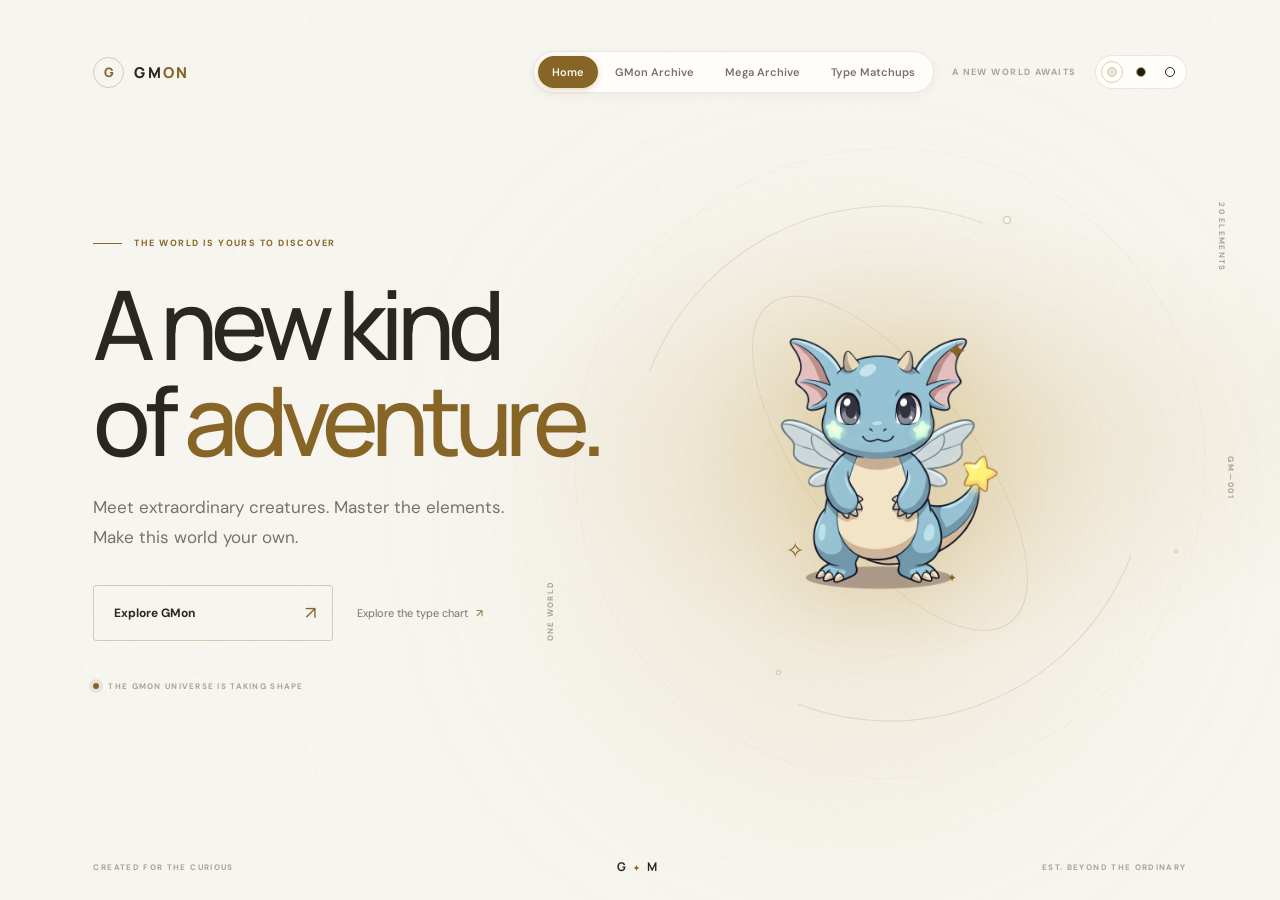
<file: index.html>
<!doctype html>
<html lang="en" data-theme="light">
<head>
  <meta charset="utf-8">
  <meta name="viewport" content="width=device-width, initial-scale=1">
  <meta name="theme-color" content="#f8f6f0">
  <meta name="description" content="Discover GMon: a world of elemental creatures, made for the next great adventure.">
  <title>GMon — A new world awaits</title>
  <link rel="preconnect" href="https://fonts.googleapis.com">
  <link rel="preconnect" href="https://fonts.gstatic.com" crossorigin>
  <link href="https://fonts.googleapis.com/css2?family=DM+Sans:wght@400;500;600;700&family=Manrope:wght@400;500;600;700;800&display=swap" rel="stylesheet">
  <link rel="stylesheet" href="styles.css?v=20261116-4">
  <script src="app.js" defer></script>
</head>
<body class="home-page">
  <main class="hero">
    <div class="hero-grain" aria-hidden="true"></div>
    <div class="hero-orbit orbit-one" aria-hidden="true"></div>
    <div class="hero-orbit orbit-two" aria-hidden="true"></div>
    <div class="hero-orbit orbit-three" aria-hidden="true"></div>
    <div class="hero-glow" aria-hidden="true"></div>

    <header class="hero-top">
      <a class="wordmark" href="index.html" aria-label="GMon home">
        <span class="wordmark-icon" aria-hidden="true">G</span>
        <span>GM<span class="wordmark-accent">ON</span></span>
      </a>
      <div class="hero-top-right">
        <nav class="site-nav" aria-label="Main navigation">
          <a class="site-nav-link is-current" href="index.html" aria-current="page" data-page-transition>Home</a>
          <a class="site-nav-link" href="gmon.html" data-page-transition>GMon Archive</a>
          <a class="site-nav-link" href="mega.html" data-page-transition>Mega Archive</a>
          <a class="site-nav-link" href="chart.html" data-page-transition>Type Matchups</a>
        </nav>
        <span class="edition-label">A NEW WORLD AWAITS</span>
        <div class="theme-switcher" role="group" aria-label="Choose a color theme">
          <button class="theme-button is-active" type="button" data-theme-choice="light" aria-label="Light theme" aria-pressed="true"><span class="theme-dot theme-dot-light"></span></button>
          <button class="theme-button" type="button" data-theme-choice="dark" aria-label="Dark theme" aria-pressed="false"><span class="theme-dot theme-dot-dark"></span></button>
          <button class="theme-button" type="button" data-theme-choice="alternate" aria-label="Alternate theme" aria-pressed="false"><span class="theme-dot theme-dot-alternate"></span></button>
        </div>
      </div>
    </header>

    <section class="hero-content" aria-labelledby="hero-title">
      <p class="eyebrow"><span class="eyebrow-line"></span> THE WORLD IS YOURS TO DISCOVER</p>
      <h1 id="hero-title">A new kind<br>of <span>adventure.</span></h1>
      <p class="hero-description">Meet extraordinary creatures. Master the elements.<br class="desktop-break"> Make this world your own.</p>
      <a class="hero-cta" href="gmon.html">
        <span>Explore GMon</span>
        <span class="cta-arrow" aria-hidden="true">↗</span>
      </a>
      <a class="hero-secondary-link" href="chart.html">Explore the type chart <span aria-hidden="true">↗</span></a>
      <p class="hero-footnote"><span class="status-pulse"></span> THE GMON UNIVERSE IS TAKING SHAPE</p>
    </section>

    <div class="hero-art" aria-hidden="true">
      <div class="hero-art-ring ring-back"></div>
      <div class="hero-art-ring ring-middle"></div>
      <div class="hero-art-ring ring-front"></div>
      <div class="hero-sigil">
        <img class="hero-illustration" src="assets/wyrmlit-front.png?v=20261107-2" alt="">
        <span class="sigil-spark spark-one">✦</span>
        <span class="sigil-spark spark-two">✧</span>
        <span class="sigil-spark spark-three">✦</span>
      </div>
      <span class="art-caption caption-one">20 ELEMENTS</span>
      <span class="art-caption caption-two">ONE WORLD</span>
      <span class="art-index">GM—001</span>
    </div>

    <div class="hero-bottom">
      <span>CREATED FOR THE CURIOUS</span>
      <span class="hero-bottom-mark">G<span>✦</span>M</span>
      <span>EST. BEYOND THE ORDINARY</span>
    </div>
  </main>
</body>
</html>
</file>
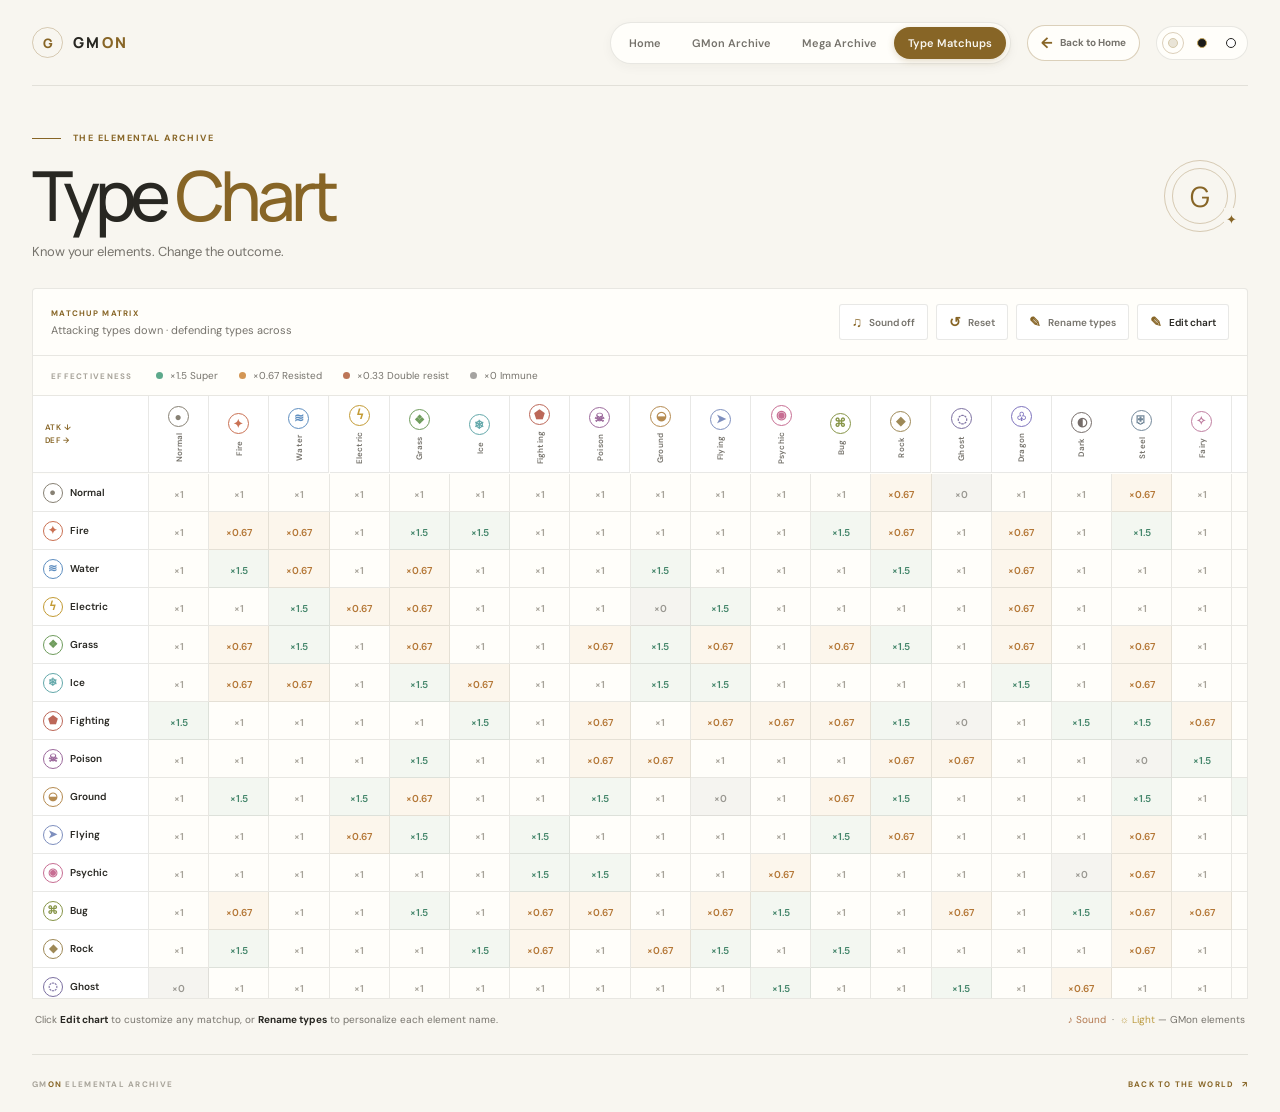
<file: chart.html>
<!doctype html>
<html lang="en" data-theme="light">
<head>
  <meta charset="utf-8">
  <meta name="viewport" content="width=device-width, initial-scale=1">
  <meta name="theme-color" content="#f8f6f0">
  <meta name="description" content="Explore and customize the GMon elemental type chart.">
  <title>Type Chart — GMon</title>
  <link rel="preconnect" href="https://fonts.googleapis.com">
  <link rel="preconnect" href="https://fonts.gstatic.com" crossorigin>
  <link href="https://fonts.googleapis.com/css2?family=DM+Sans:wght@400;500;600;700&family=Manrope:wght@400;500;600;700;800&display=swap" rel="stylesheet">
  <link rel="stylesheet" href="styles.css?v=20261116-4">
  <script src="app.js" defer></script>
  <script src="gmon-types.js" defer></script>
  <script src="chart.js" defer></script>
</head>
<body class="chart-page">
  <div class="chart-shell">
    <header class="site-header">
      <a class="wordmark" href="index.html" aria-label="GMon home">
        <span class="wordmark-icon" aria-hidden="true">G</span>
        <span>GM<span class="wordmark-accent">ON</span></span>
      </a>
      <div class="header-right">
        <nav class="site-nav" aria-label="Main navigation">
          <a class="site-nav-link" href="index.html" data-page-transition>Home</a>
          <a class="site-nav-link" href="gmon.html" data-page-transition>GMon Archive</a>
          <a class="site-nav-link" href="mega.html" data-page-transition>Mega Archive</a>
          <a class="site-nav-link is-current" href="chart.html" aria-current="page" data-page-transition>Type Matchups</a>
        </nav>
        <a class="home-return" href="index.html" data-page-transition><span aria-hidden="true">←</span> Back to Home</a>
        <div class="theme-switcher" role="group" aria-label="Choose a color theme">
          <button class="theme-button is-active" type="button" data-theme-choice="light" aria-label="Light theme" aria-pressed="true"><span class="theme-dot theme-dot-light"></span></button>
          <button class="theme-button" type="button" data-theme-choice="dark" aria-label="Dark theme" aria-pressed="false"><span class="theme-dot theme-dot-dark"></span></button>
          <button class="theme-button" type="button" data-theme-choice="alternate" aria-label="Alternate theme" aria-pressed="false"><span class="theme-dot theme-dot-alternate"></span></button>
        </div>
      </div>
    </header>

    <main>
      <section class="chart-intro" aria-labelledby="chart-title">
        <div>
          <p class="eyebrow"><span class="eyebrow-line"></span> THE ELEMENTAL ARCHIVE</p>
          <h1 id="chart-title">Type <span>Chart</span></h1>
          <p class="chart-subtitle">Know your elements. Change the outcome.</p>
        </div>
        <div class="intro-seal" aria-hidden="true"><span>G</span><i>✦</i></div>
      </section>

      <section class="chart-tools" aria-label="Chart controls">
        <div class="chart-tool-copy">
          <span class="tool-kicker">MATCHUP MATRIX</span>
          <span class="tool-hint" id="edit-hint">Attacking types down · defending types across</span>
        </div>
        <div class="chart-actions">
          <button class="action-button sound-toggle" id="sound-toggle" type="button" aria-pressed="false">
            <span class="button-icon" aria-hidden="true">♫</span><span id="sound-label">Sound off</span>
          </button>
          <button class="action-button reset-button" id="reset-chart" type="button">
            <span class="button-icon" aria-hidden="true">↺</span> Reset
          </button>
          <button class="action-button" id="rename-types" type="button">
            <span class="button-icon" aria-hidden="true">✎</span> Rename types
          </button>
          <button class="action-button edit-button" id="edit-toggle" type="button" aria-pressed="false">
            <span class="button-icon" aria-hidden="true">✎</span><span id="edit-label">Edit chart</span>
          </button>
        </div>
      </section>

      <div class="chart-legend" aria-label="Effectiveness legend">
        <span class="legend-title">EFFECTIVENESS</span>
        <span class="legend-item"><i class="legend-mark mark-super"></i> ×1.5 Super</span>
        <span class="legend-item"><i class="legend-mark mark-resist"></i> ×0.67 Resisted</span>
        <span class="legend-item"><i class="legend-mark mark-double"></i> ×0.33 Double resist</span>
        <span class="legend-item"><i class="legend-mark mark-immune"></i> ×0 Immune</span>
      </div>

      <div class="chart-scroll" tabindex="0" aria-label="Scrollable type effectiveness matrix">
        <table class="type-chart" id="type-chart">
          <caption class="sr-only">Attacking type effectiveness against defending types. Turn on Edit chart to change a cell.</caption>
          <thead id="chart-head"></thead>
          <tbody id="chart-body"></tbody>
        </table>
      </div>

      <div class="chart-footer">
        <p>Click <strong>Edit chart</strong> to customize any matchup, or <strong>Rename types</strong> to personalize each element name.</p>
        <p class="custom-types-note"><span class="sound-type-text">♪ Sound</span> &nbsp;·&nbsp; <span class="light-type-text">☼ Light</span> — GMon elements</p>
      </div>
    </main>

    <div class="type-name-modal" id="type-name-modal" hidden>
      <div class="type-name-panel" role="dialog" aria-modal="true" aria-labelledby="type-name-title">
        <div class="type-name-header">
          <div>
            <p class="tool-kicker">CUSTOM LABELS</p>
            <h2 id="type-name-title">Rename the type names</h2>
          </div>
          <button class="modal-close" id="close-type-name-modal" type="button" aria-label="Close type name editor">×</button>
        </div>
        <p class="type-name-description">Update how each element appears across the chart. Built-in gameplay logic stays the same.</p>
        <div class="type-name-grid" id="type-name-grid"></div>
        <div class="type-name-actions">
          <button class="action-button reset-button" id="restore-type-names" type="button">Reset names</button>
          <button class="action-button edit-button" id="save-type-names" type="button">Save names</button>
        </div>
      </div>
    </div>

    <footer class="site-footer">
      <span>GM<span class="wordmark-accent">ON</span> ELEMENTAL ARCHIVE</span>
      <a href="index.html">BACK TO THE WORLD <span aria-hidden="true">↗</span></a>
    </footer>
  </div>
  <div class="toast" id="toast" role="status" aria-live="polite"></div>
</body>
</html>
</file>
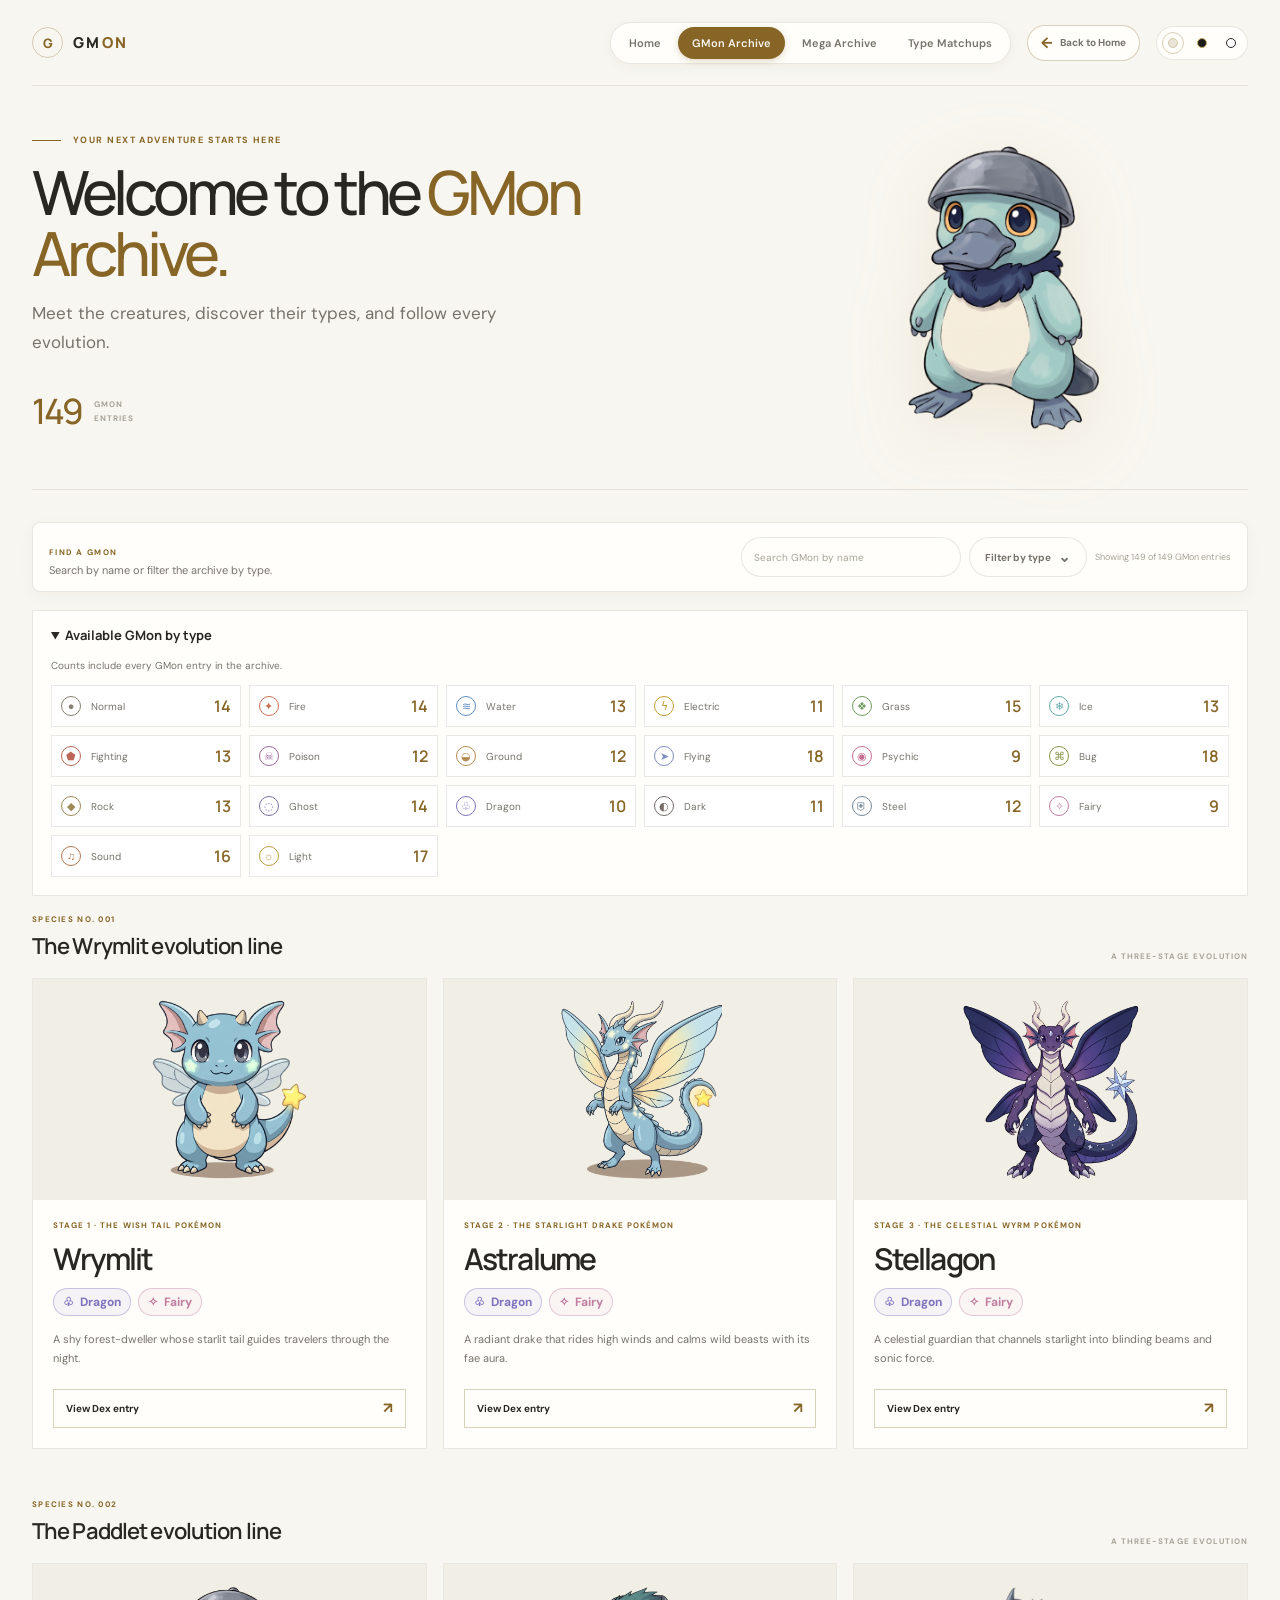
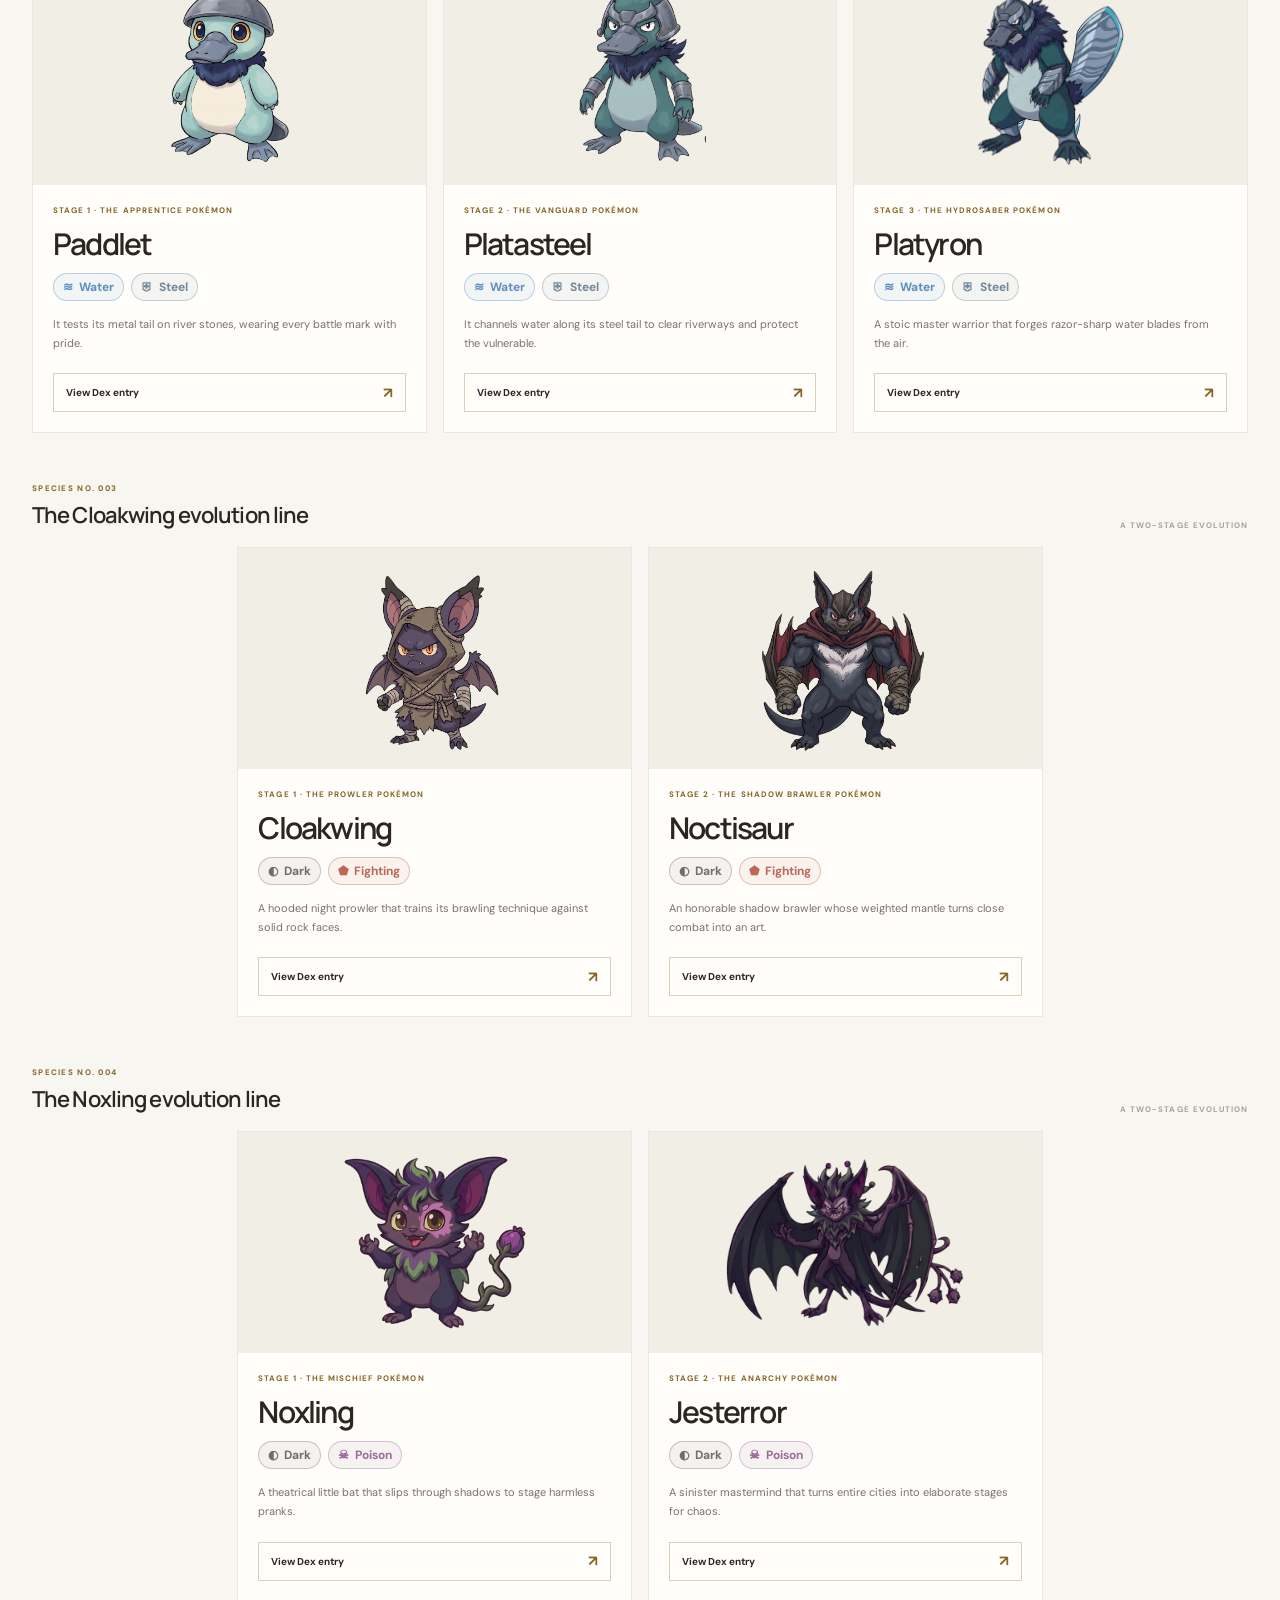
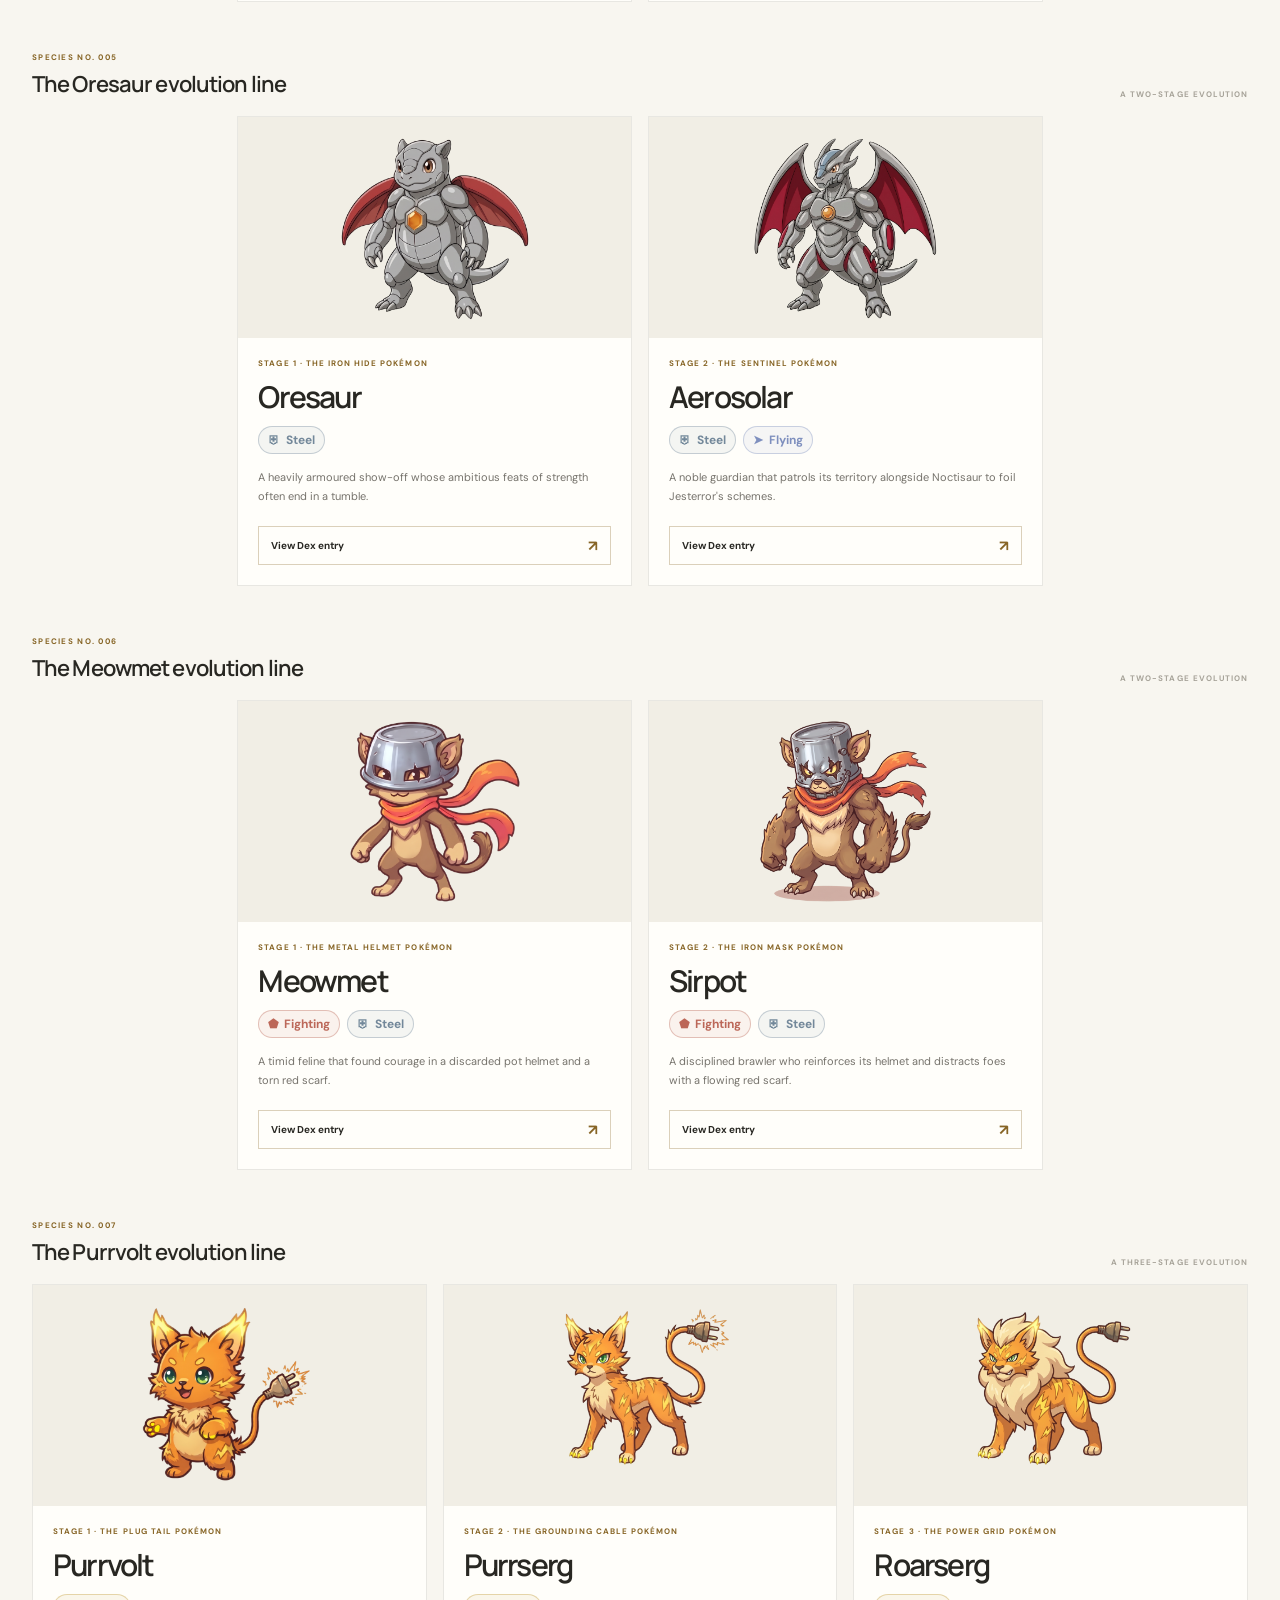
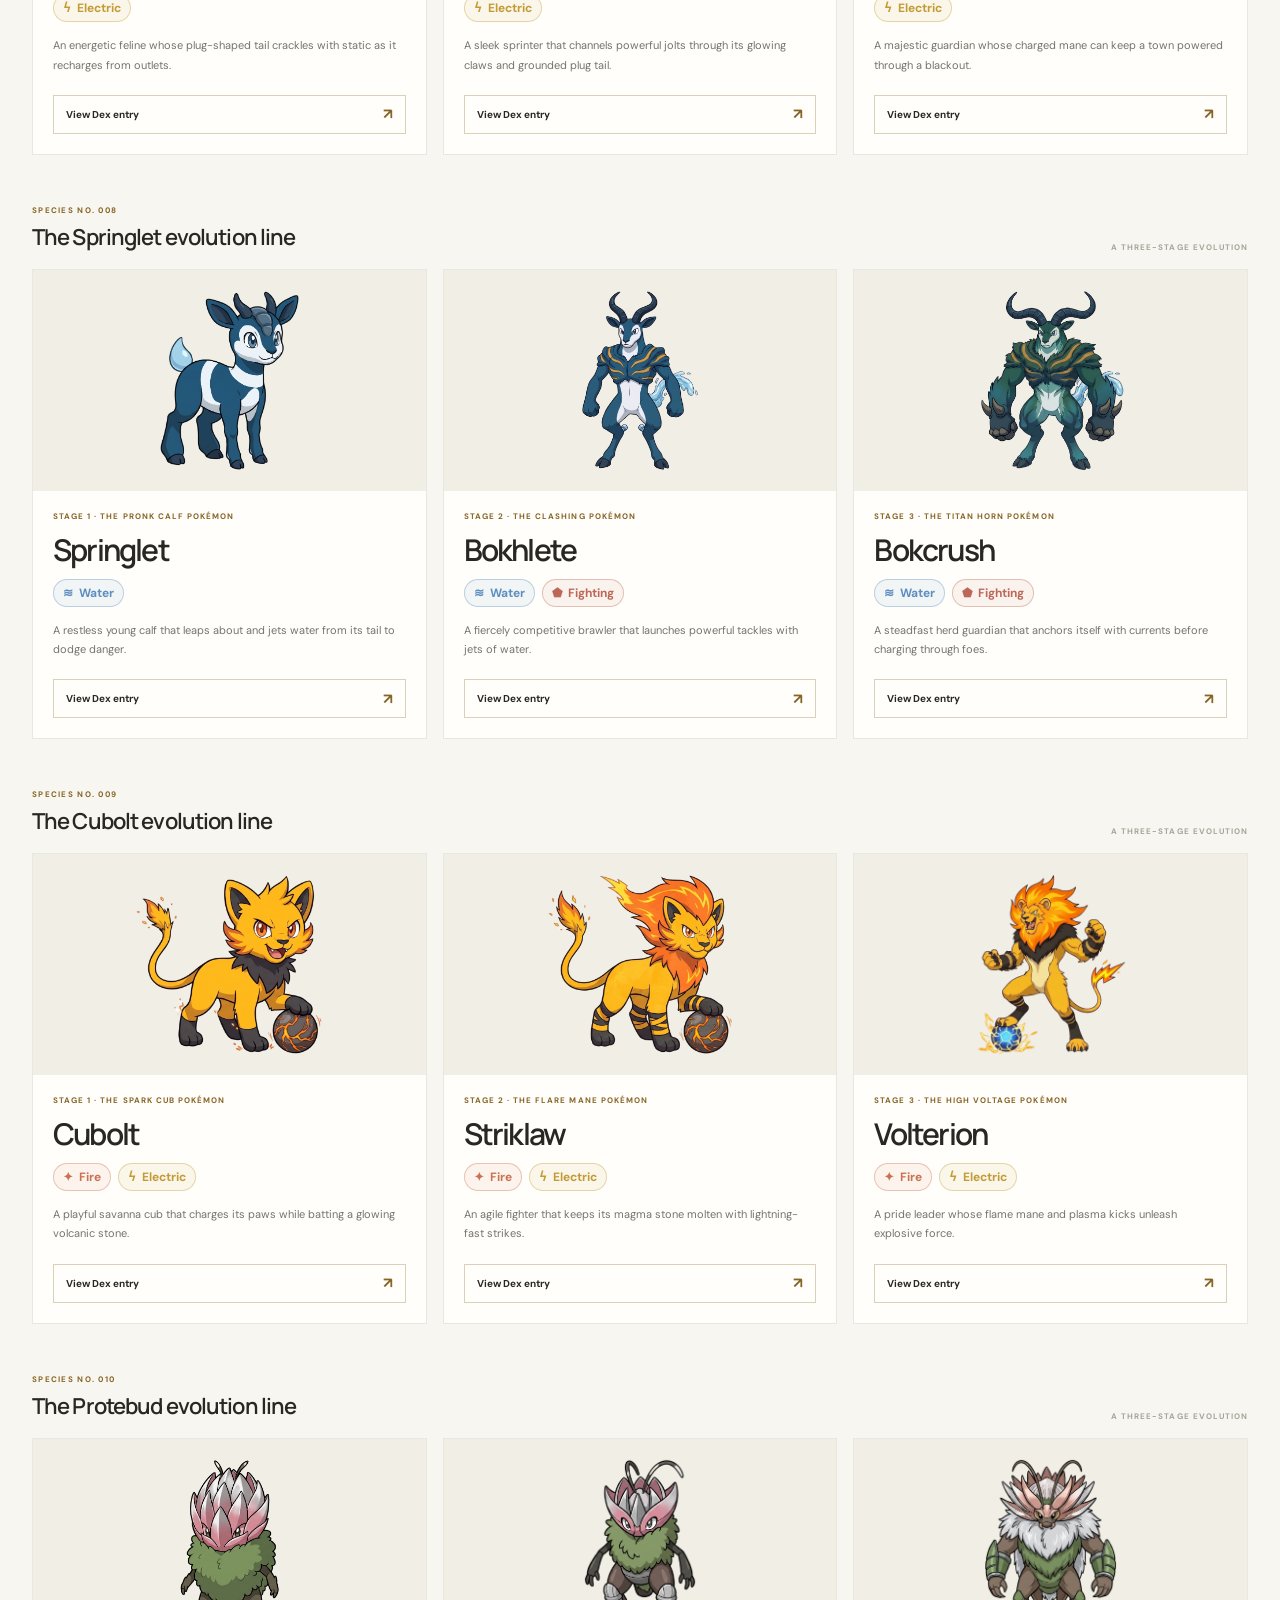
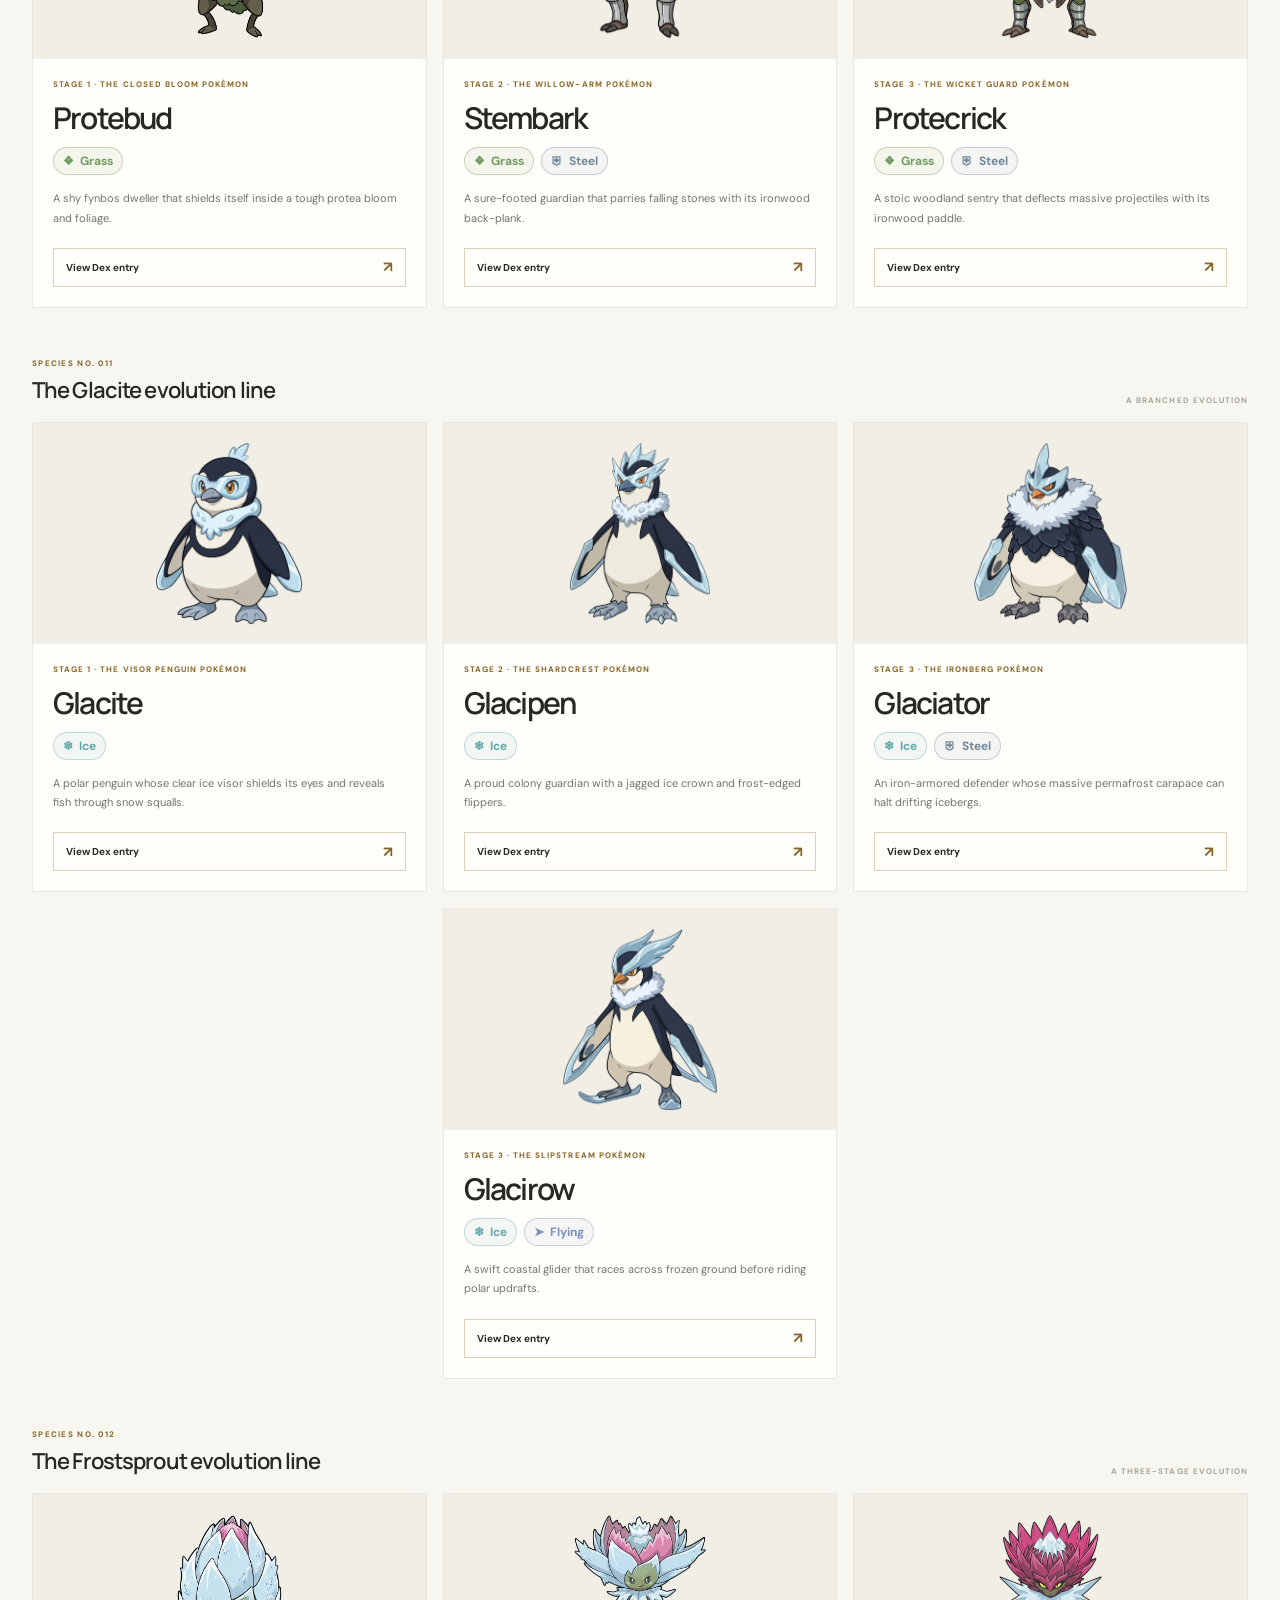
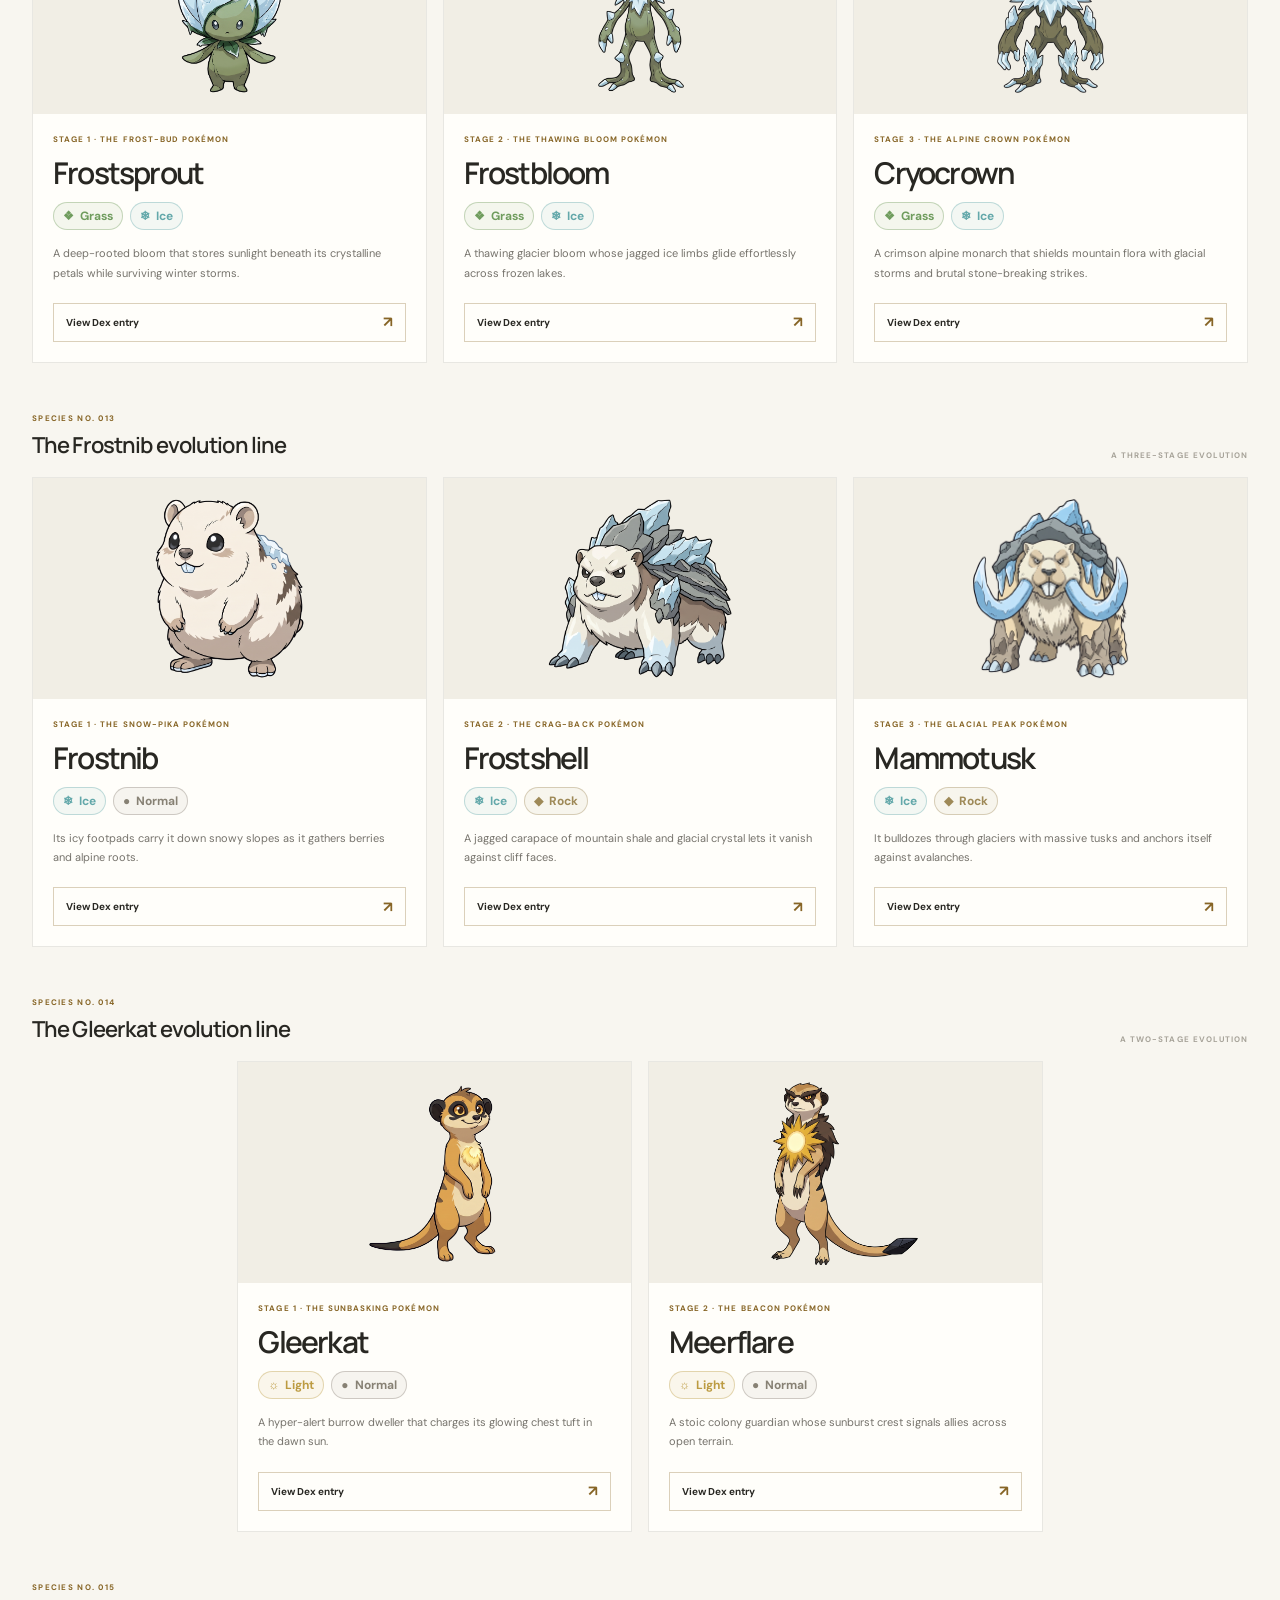
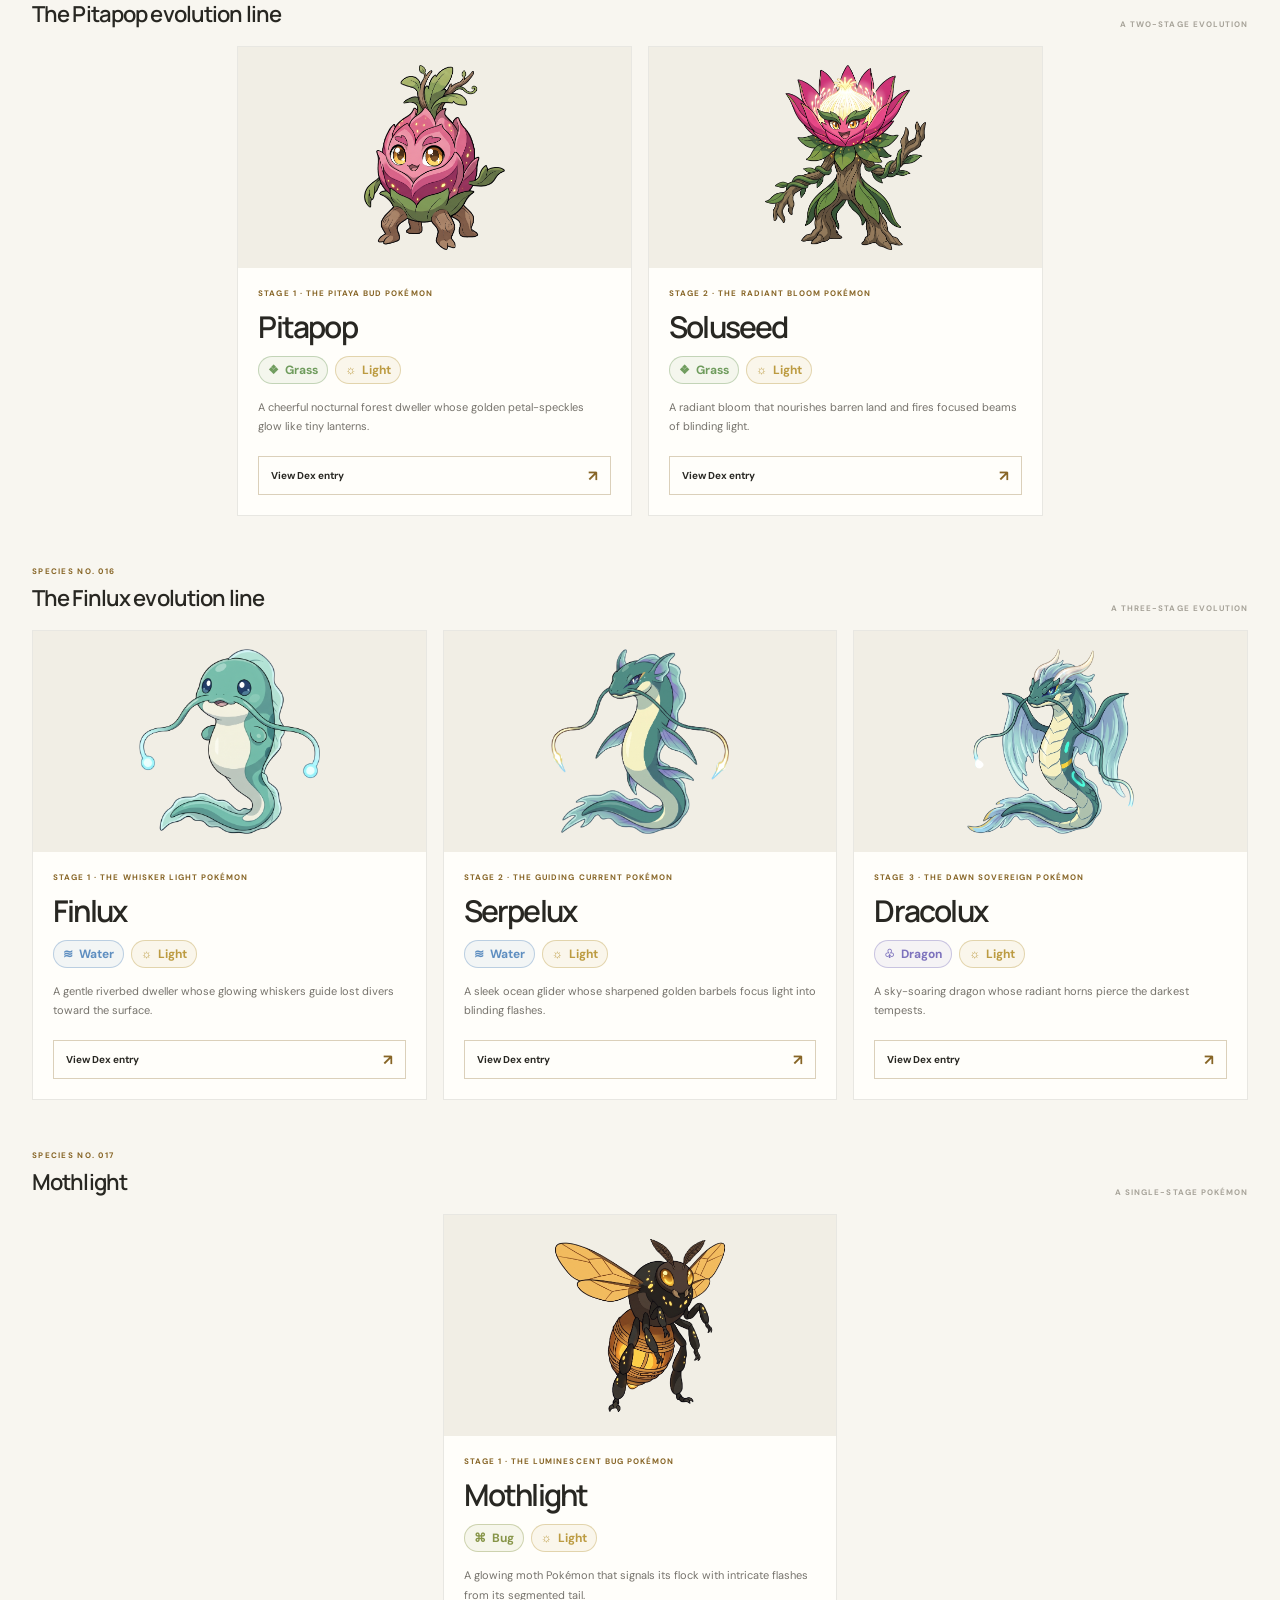
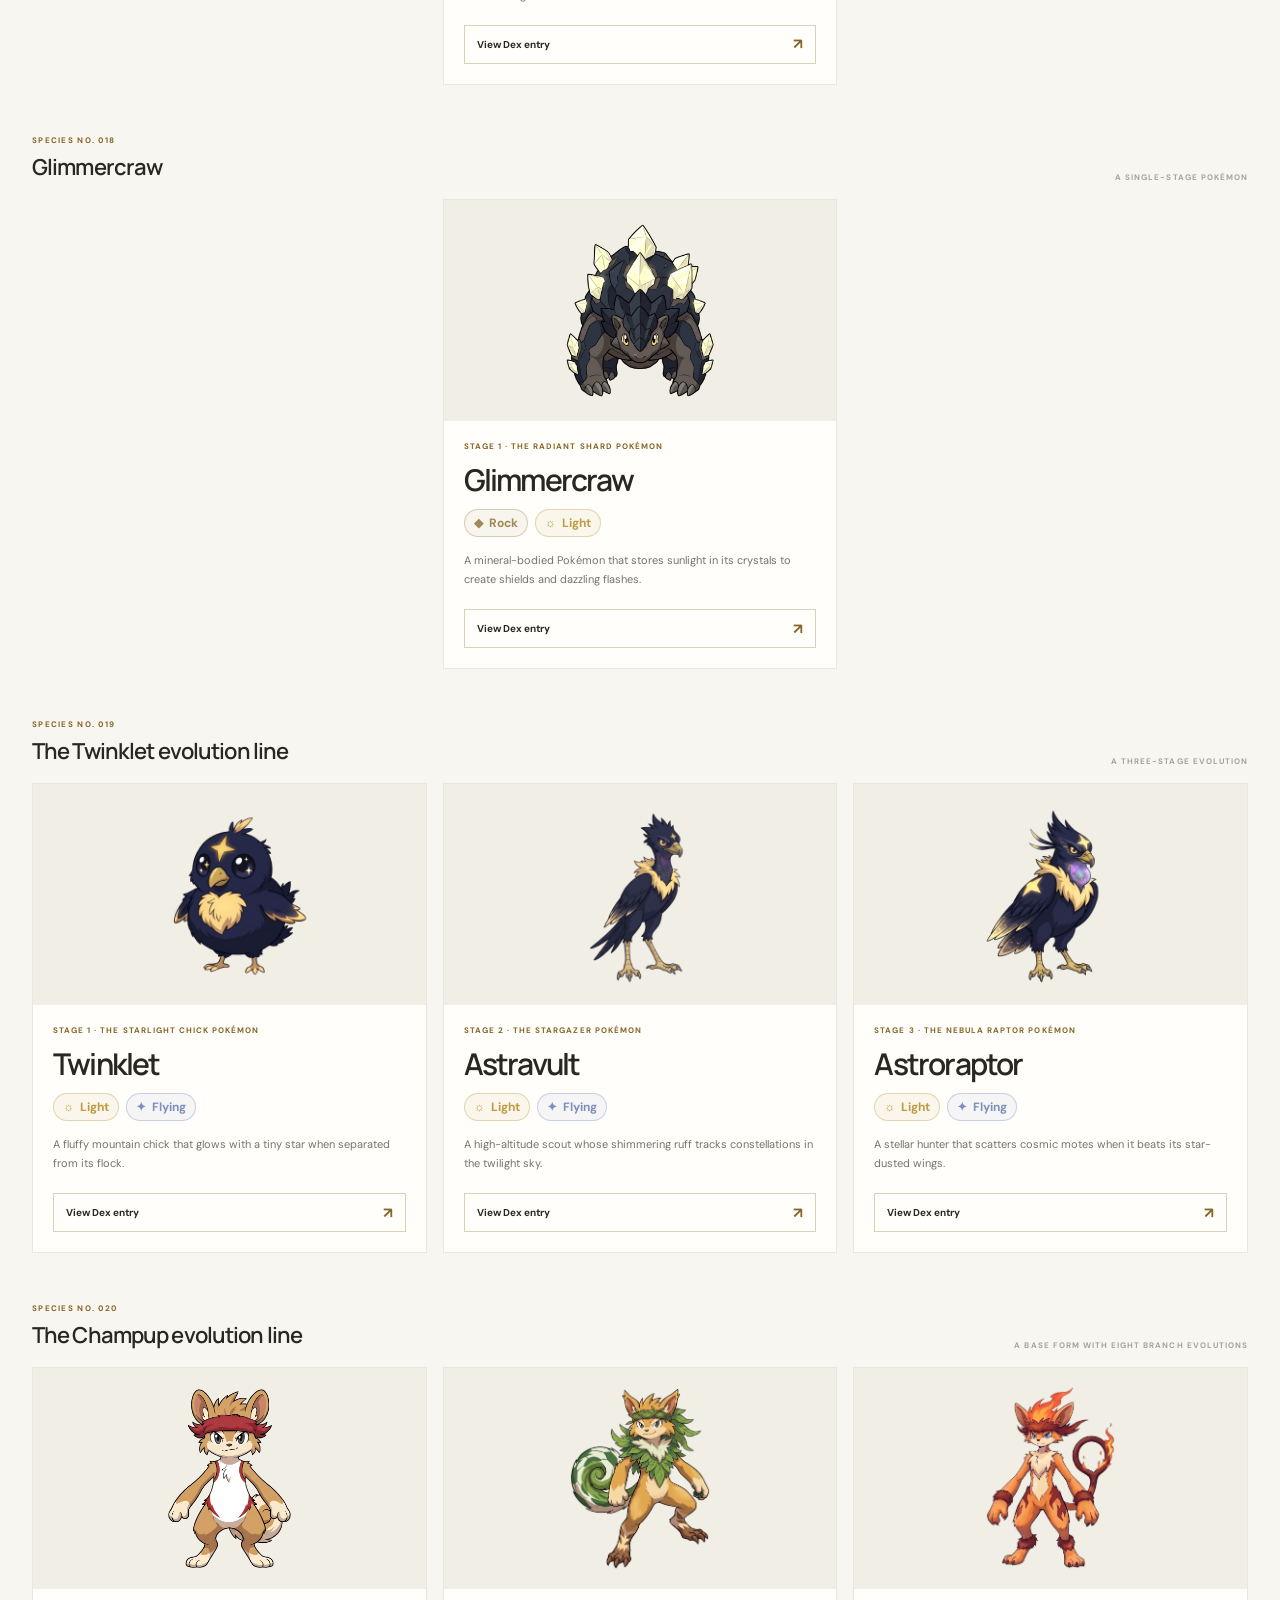
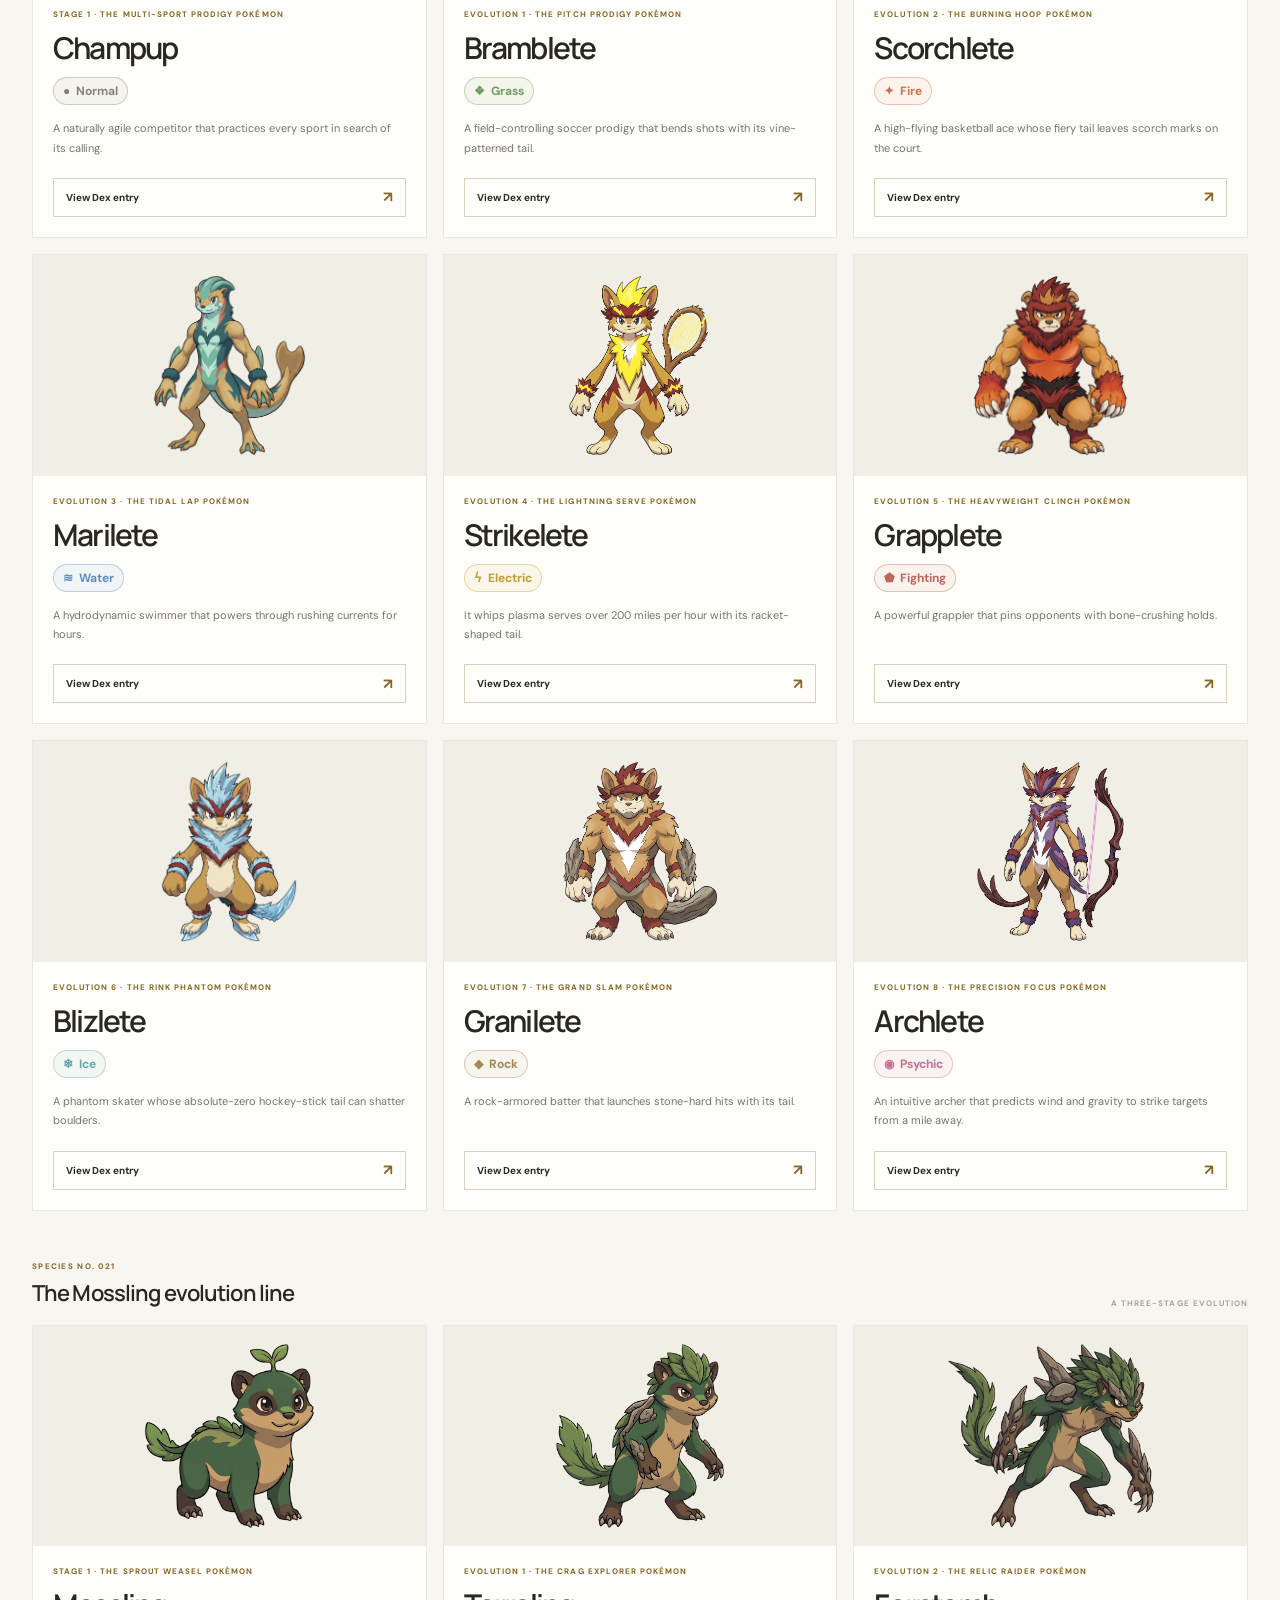
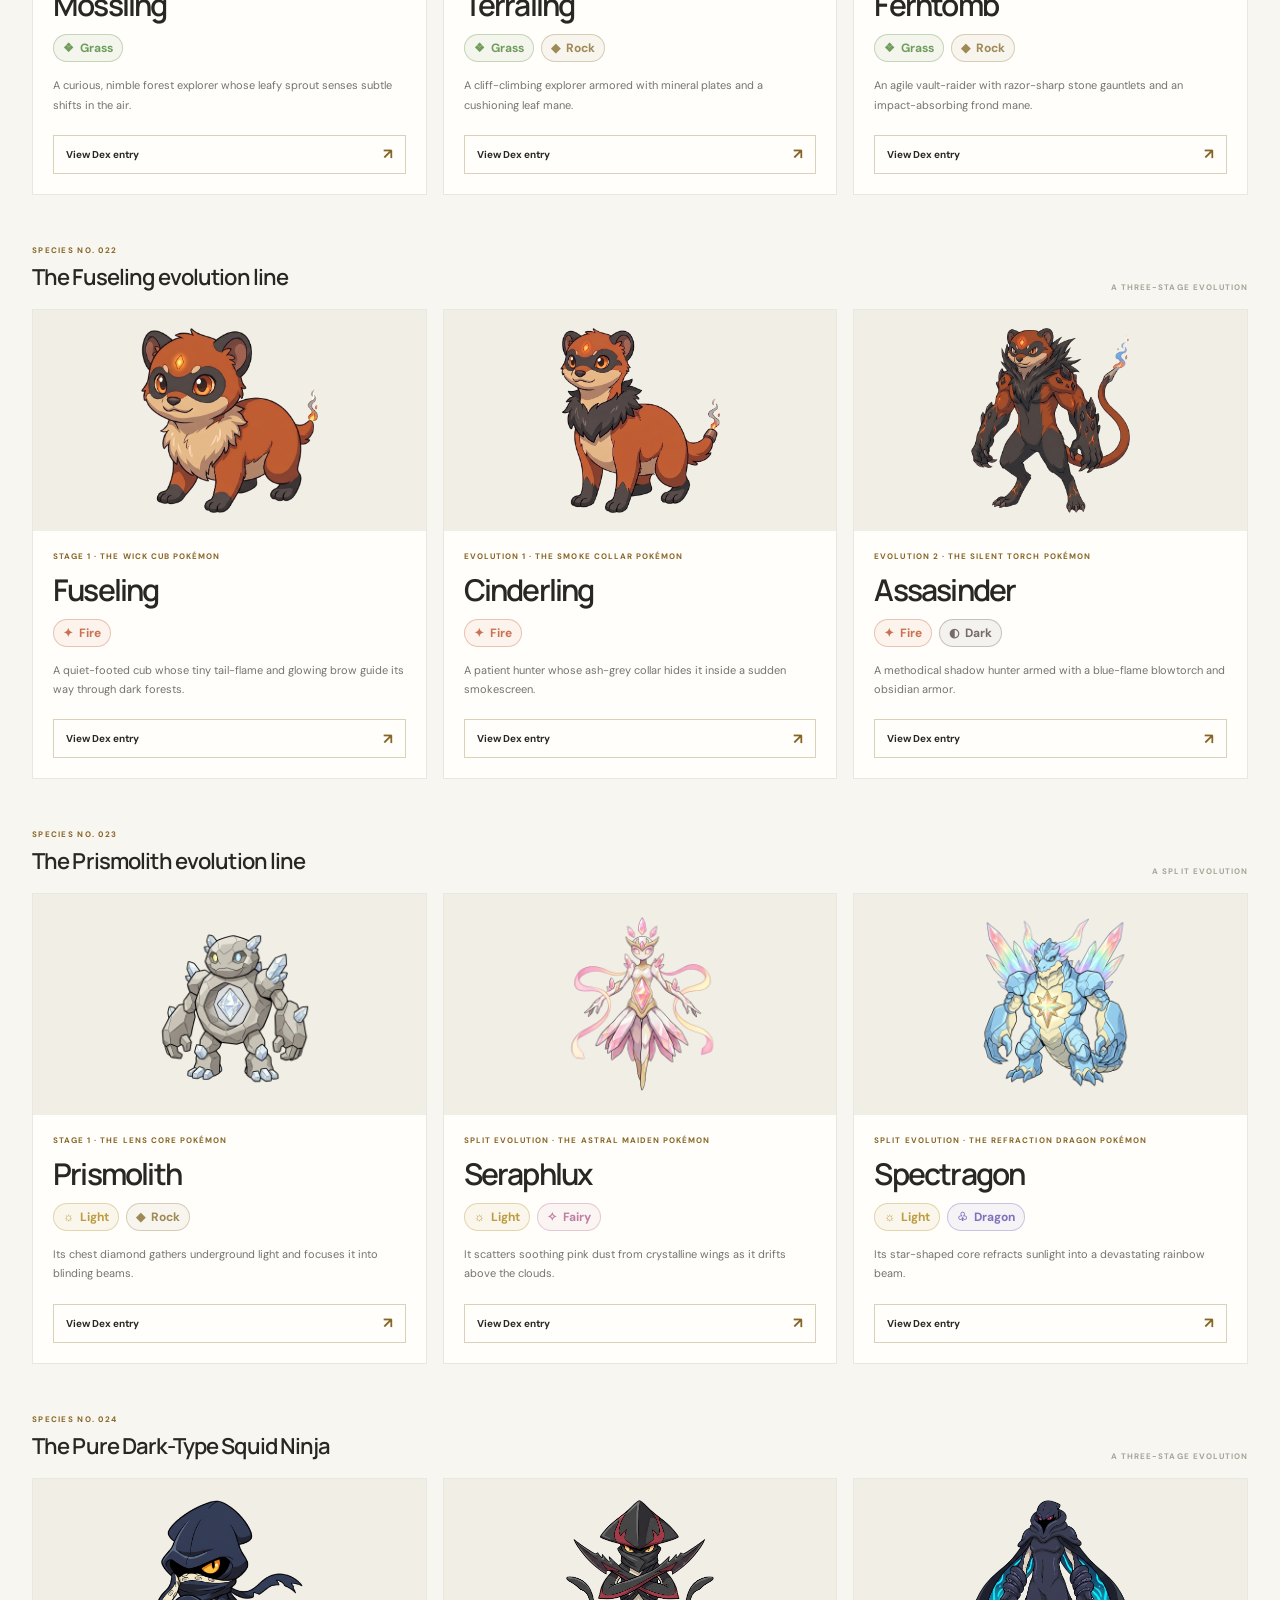
<file: gmon.html>
<!doctype html>
<html lang="en" data-theme="light">
<head>
  <meta charset="utf-8">
  <meta name="viewport" content="width=device-width, initial-scale=1">
  <meta name="theme-color" content="#f8f6f0">
  <meta name="description" content="Browse the GMon archive, search by type, and follow each evolution line.">
  <title>GMon Archive — GMon</title>
  <link rel="preconnect" href="https://fonts.googleapis.com">
  <link rel="preconnect" href="https://fonts.gstatic.com" crossorigin>
  <link href="https://fonts.googleapis.com/css2?family=DM+Sans:wght@400;500;600;700&family=Manrope:wght@400;500;600;700;800&display=swap" rel="stylesheet">
  <link rel="stylesheet" href="styles.css?v=20261116-4">
  <script src="app.js" defer></script>
  <script src="gmon-types.js" defer></script>
  <script src="gmon.js" defer></script>
</head>
<body class="gmon-page">
  <div class="gmon-shell">
    <header class="site-header">
      <a class="wordmark" href="index.html" aria-label="GMon home">
        <span class="wordmark-icon" aria-hidden="true">G</span>
        <span>GM<span class="wordmark-accent">ON</span></span>
      </a>
      <div class="header-right">
        <nav class="site-nav" aria-label="Main navigation">
          <a class="site-nav-link" href="index.html" data-page-transition>Home</a>
          <a class="site-nav-link is-current" href="gmon.html" aria-current="page" data-page-transition>GMon Archive</a>
          <a class="site-nav-link" href="mega.html" data-page-transition>Mega Archive</a>
          <a class="site-nav-link" href="chart.html" data-page-transition>Type Matchups</a>
        </nav>
        <a class="home-return" href="index.html" data-page-transition><span aria-hidden="true">←</span> Back to Home</a>
        <div class="theme-switcher" role="group" aria-label="Choose a color theme">
          <button class="theme-button is-active" type="button" data-theme-choice="light" aria-label="Light theme" aria-pressed="true"><span class="theme-dot theme-dot-light"></span></button>
          <button class="theme-button" type="button" data-theme-choice="dark" aria-label="Dark theme" aria-pressed="false"><span class="theme-dot theme-dot-dark"></span></button>
          <button class="theme-button" type="button" data-theme-choice="alternate" aria-label="Alternate theme" aria-pressed="false"><span class="theme-dot theme-dot-alternate"></span></button>
        </div>
      </div>
    </header>

    <main>
      <section class="gmon-intro gmon-welcome" aria-labelledby="gmon-title">
        <div class="archive-welcome-copy">
          <p class="eyebrow"><span class="eyebrow-line"></span> YOUR NEXT ADVENTURE STARTS HERE</p>
          <h1 id="gmon-title">Welcome to the <span>GMon Archive.</span></h1>
          <p class="gmon-subtitle">Meet the creatures, discover their types, and follow every evolution.</p>
          <span class="archive-count">                              <strong id="gmon-entry-count">72</strong><span>GMON<br>ENTRIES</span></span>
        </div>
        <figure class="archive-hero-art">
          <img src="assets/paddlet-front.png" alt="Paddlet, the first-stage Water and Steel GMon">
        </figure>
      </section>

      <section class="archive-tools" aria-label="Search and filter the GMon archive">
        <div class="archive-filter-bar">
          <div class="archive-filter-intro">
            <p class="tool-kicker">FIND A GMON</p>
            <p>Search by name or filter the archive by type.</p>
          </div>
          <div class="archive-browser-controls" role="search" aria-label="Filter GMon archive">
            <label class="sr-only" for="gmon-search">Search GMon by name</label>
            <input class="archive-search" id="gmon-search" type="search" placeholder="Search GMon by name">
            <div class="type-filter">
              <button class="filter-toggle" id="type-filter-toggle" type="button" aria-expanded="false" aria-controls="type-filter-popover">
                Filter by type <span class="filter-selected-count" id="filter-selected-count"></span><span class="filter-chevron" aria-hidden="true">⌄</span>
              </button>
              <div class="type-filter-popover" id="type-filter-popover" hidden>
                <p class="tool-kicker" id="type-filter-title">CHOOSE TYPES</p>
                <div class="type-filter-options" id="type-filter-options" role="group" aria-labelledby="type-filter-title"></div>
                <button class="filter-clear" id="clear-type-filters" type="button">Clear all filters</button>
              </div>
            </div>
            <span class="archive-result-count" id="gmon-result-count" role="status" aria-live="polite"></span>
          </div>
        </div>
      </section>

      <details class="type-stats" open>
        <summary>Available GMon by type</summary>
        <p class="type-stats-description">Counts include every GMon entry in the archive.</p>
        <div class="type-stats-grid" id="type-stats-grid"></div>
      </details>

      <p class="archive-empty" id="archive-empty" hidden>No GMon match those filters. Try another name or type.</p>

      <section class="first-gmon" id="first-gmon" aria-labelledby="first-gmon-title">
        <div class="library-heading">
          <div>
            <p class="tool-kicker">SPECIES NO. 001</p>
            <h2 id="first-gmon-title">The Wrymlit evolution line</h2>
          </div>
          <span class="library-hint">A THREE-STAGE EVOLUTION</span>
        </div>

        <div class="evolution-line">
          <a class="evolution-card" href="gmon-detail.html?stage=wyrmlit" aria-labelledby="archive-wyrmlit" data-types="Dragon,Fairy" data-page-transition>
            <img class="evolution-art evolution-art-cutout" src="assets/wyrmlit-front.png?v=20261107-2" alt="Wrymlit, shown from the front">
            <div class="evolution-details">
              <p class="evolution-stage">STAGE 1 · THE WISH TAIL POKÉMON</p>
              <h3 id="archive-wyrmlit">Wrymlit</h3>
              <p class="evolution-types" aria-label="Dragon and Fairy types">
                <span class="evolution-type-chip type-dragon" data-type-name="Dragon"><span aria-hidden="true">♧</span><span class="type-label">Dragon</span></span>
                <span class="evolution-type-chip type-fairy" data-type-name="Fairy"><span aria-hidden="true">✧</span><span class="type-label">Fairy</span></span>
              </p>
              <p class="evolution-teaser">A shy forest-dweller whose starlit tail guides travelers through the night.</p>
              <span class="dex-card-link">View Dex entry <span aria-hidden="true">↗</span></span>
            </div>
          </a>

          <a class="evolution-card" href="gmon-detail.html?stage=lumidrake" aria-labelledby="archive-lumidrake" data-types="Dragon,Fairy" data-page-transition>
            <img class="evolution-art evolution-art-cutout" src="assets/lumidrake-cutout.png?v=20261107-2" alt="Astralume, shown from the front">
            <div class="evolution-details">
              <p class="evolution-stage">STAGE 2 · THE STARLIGHT DRAKE POKÉMON</p>
              <h3 id="archive-lumidrake">Astralume</h3>
              <p class="evolution-types" aria-label="Dragon and Fairy types">
                <span class="evolution-type-chip type-dragon" data-type-name="Dragon"><span aria-hidden="true">♧</span><span class="type-label">Dragon</span></span>
                <span class="evolution-type-chip type-fairy" data-type-name="Fairy"><span aria-hidden="true">✧</span><span class="type-label">Fairy</span></span>
              </p>
              <p class="evolution-teaser">A radiant drake that rides high winds and calms wild beasts with its fae aura.</p>
              <span class="dex-card-link">View Dex entry <span aria-hidden="true">↗</span></span>
            </div>
          </a>

          <a class="evolution-card" href="gmon-detail.html?stage=stellagon" aria-labelledby="archive-stellagon" data-types="Dragon,Fairy" data-page-transition>
            <img class="evolution-art evolution-art-cutout" src="assets/stellagon-cutout.png?v=20261107-2" alt="Stellagon, shown from the front">
            <div class="evolution-details">
              <p class="evolution-stage">STAGE 3 · THE CELESTIAL WYRM POKÉMON</p>
              <h3 id="archive-stellagon">Stellagon</h3>
              <p class="evolution-types" aria-label="Dragon and Fairy types">
                <span class="evolution-type-chip type-dragon" data-type-name="Dragon"><span aria-hidden="true">♧</span><span class="type-label">Dragon</span></span>
                <span class="evolution-type-chip type-fairy" data-type-name="Fairy"><span aria-hidden="true">✧</span><span class="type-label">Fairy</span></span>
              </p>
              <p class="evolution-teaser">A celestial guardian that channels starlight into blinding beams and sonic force.</p>
              <span class="dex-card-link">View Dex entry <span aria-hidden="true">↗</span></span>
            </div>
          </a>
        </div>
      </section>

      <section class="first-gmon" id="paddlet-line" aria-labelledby="paddlet-line-title">
        <div class="library-heading">
          <div>
            <p class="tool-kicker">SPECIES NO. 002</p>
            <h2 id="paddlet-line-title">The Paddlet evolution line</h2>
          </div>
          <span class="library-hint">A THREE-STAGE EVOLUTION</span>
        </div>

        <div class="evolution-line">
          <a class="evolution-card" href="gmon-detail.html?stage=paddlet" aria-labelledby="archive-paddlet" data-types="Water,Steel" data-page-transition>
            <img class="evolution-art evolution-art-cutout" src="assets/paddlet-front.png" alt="Paddlet, shown from the front">
            <div class="evolution-details">
              <p class="evolution-stage">STAGE 1 · THE APPRENTICE POKÉMON</p>
              <h3 id="archive-paddlet">Paddlet</h3>
              <p class="evolution-types" aria-label="Water and Steel types">
                <span class="evolution-type-chip type-water" data-type-name="Water"><span aria-hidden="true">≋</span><span class="type-label">Water</span></span>
                <span class="evolution-type-chip type-steel" data-type-name="Steel"><span aria-hidden="true">⛨</span><span class="type-label">Steel</span></span>
              </p>
              <p class="evolution-teaser">It tests its metal tail on river stones, wearing every battle mark with pride.</p>
              <span class="dex-card-link">View Dex entry <span aria-hidden="true">↗</span></span>
            </div>
          </a>
          <a class="evolution-card" href="gmon-detail.html?stage=platasteel" aria-labelledby="archive-platasteel" data-types="Water,Steel" data-page-transition>
            <img class="evolution-art evolution-art-cutout" src="assets/platasteel-front.png" alt="Platasteel, shown from the front">
            <div class="evolution-details">
              <p class="evolution-stage">STAGE 2 · THE VANGUARD POKÉMON</p>
              <h3 id="archive-platasteel">Platasteel</h3>
              <p class="evolution-types" aria-label="Water and Steel types">
                <span class="evolution-type-chip type-water" data-type-name="Water"><span aria-hidden="true">≋</span><span class="type-label">Water</span></span>
                <span class="evolution-type-chip type-steel" data-type-name="Steel"><span aria-hidden="true">⛨</span><span class="type-label">Steel</span></span>
              </p>
              <p class="evolution-teaser">It channels water along its steel tail to clear riverways and protect the vulnerable.</p>
              <span class="dex-card-link">View Dex entry <span aria-hidden="true">↗</span></span>
            </div>
          </a>
          <a class="evolution-card" href="gmon-detail.html?stage=platyron" aria-labelledby="archive-platyron" data-types="Water,Steel" data-page-transition>
            <img class="evolution-art evolution-art-cutout" src="assets/platyron-front.png" alt="Platyron, shown from the front">
            <div class="evolution-details">
              <p class="evolution-stage">STAGE 3 · THE HYDROSABER POKÉMON</p>
              <h3 id="archive-platyron">Platyron</h3>
              <p class="evolution-types" aria-label="Water and Steel types">
                <span class="evolution-type-chip type-water" data-type-name="Water"><span aria-hidden="true">≋</span><span class="type-label">Water</span></span>
                <span class="evolution-type-chip type-steel" data-type-name="Steel"><span aria-hidden="true">⛨</span><span class="type-label">Steel</span></span>
              </p>
              <p class="evolution-teaser">A stoic master warrior that forges razor-sharp water blades from the air.</p>
              <span class="dex-card-link">View Dex entry <span aria-hidden="true">↗</span></span>
            </div>
          </a>
        </div>
      </section>

      <section class="first-gmon" id="cloakwing-line" aria-labelledby="cloakwing-line-title">
        <div class="library-heading">
          <div>
            <p class="tool-kicker">SPECIES NO. 003</p>
            <h2 id="cloakwing-line-title">The Cloakwing evolution line</h2>
          </div>
          <span class="library-hint">A TWO-STAGE EVOLUTION</span>
        </div>

        <div class="evolution-line">
          <a class="evolution-card" href="gmon-detail.html?stage=cloakwing" aria-labelledby="archive-cloakwing" data-types="Dark,Fighting" data-page-transition>
            <img class="evolution-art evolution-art-cutout" src="assets/cloakwing-front.png" alt="Cloakwing, shown from the front">
            <div class="evolution-details">
              <p class="evolution-stage">STAGE 1 · THE PROWLER POKÉMON</p>
              <h3 id="archive-cloakwing">Cloakwing</h3>
              <p class="evolution-types" aria-label="Dark and Fighting types">
                <span class="evolution-type-chip type-dark" data-type-name="Dark"><span aria-hidden="true">◐</span><span class="type-label">Dark</span></span>
                <span class="evolution-type-chip type-fighting" data-type-name="Fighting"><span aria-hidden="true">⬟</span><span class="type-label">Fighting</span></span>
              </p>
              <p class="evolution-teaser">A hooded night prowler that trains its brawling technique against solid rock faces.</p>
              <span class="dex-card-link">View Dex entry <span aria-hidden="true">↗</span></span>
            </div>
          </a>
          <a class="evolution-card" href="gmon-detail.html?stage=noctisaur" aria-labelledby="archive-noctisaur" data-types="Dark,Fighting" data-page-transition>
            <img class="evolution-art evolution-art-cutout" src="assets/noctisaur-front.png" alt="Noctisaur, shown from the front">
            <div class="evolution-details">
              <p class="evolution-stage">STAGE 2 · THE SHADOW BRAWLER POKÉMON</p>
              <h3 id="archive-noctisaur">Noctisaur</h3>
              <p class="evolution-types" aria-label="Dark and Fighting types">
                <span class="evolution-type-chip type-dark" data-type-name="Dark"><span aria-hidden="true">◐</span><span class="type-label">Dark</span></span>
                <span class="evolution-type-chip type-fighting" data-type-name="Fighting"><span aria-hidden="true">⬟</span><span class="type-label">Fighting</span></span>
              </p>
              <p class="evolution-teaser">An honorable shadow brawler whose weighted mantle turns close combat into an art.</p>
              <span class="dex-card-link">View Dex entry <span aria-hidden="true">↗</span></span>
            </div>
          </a>
        </div>
      </section>

      <section class="first-gmon" id="noxling-line" aria-labelledby="noxling-line-title">
        <div class="library-heading">
          <div>
            <p class="tool-kicker">SPECIES NO. 004</p>
            <h2 id="noxling-line-title">The Noxling evolution line</h2>
          </div>
          <span class="library-hint">A TWO-STAGE EVOLUTION</span>
        </div>

        <div class="evolution-line">
          <a class="evolution-card" href="gmon-detail.html?stage=noxling" aria-labelledby="archive-noxling" data-types="Dark,Poison" data-page-transition>
            <img class="evolution-art evolution-art-cutout" src="assets/noxling-front.png" alt="Noxling, shown from the front">
            <div class="evolution-details">
              <p class="evolution-stage">STAGE 1 · THE MISCHIEF POKÉMON</p>
              <h3 id="archive-noxling">Noxling</h3>
              <p class="evolution-types" aria-label="Dark and Poison types">
                <span class="evolution-type-chip type-dark" data-type-name="Dark"><span aria-hidden="true">◐</span><span class="type-label">Dark</span></span>
                <span class="evolution-type-chip type-poison" data-type-name="Poison"><span aria-hidden="true">☠</span><span class="type-label">Poison</span></span>
              </p>
              <p class="evolution-teaser">A theatrical little bat that slips through shadows to stage harmless pranks.</p>
              <span class="dex-card-link">View Dex entry <span aria-hidden="true">↗</span></span>
            </div>
          </a>
          <a class="evolution-card" href="gmon-detail.html?stage=jesterror" aria-labelledby="archive-jesterror" data-types="Dark,Poison" data-page-transition>
            <img class="evolution-art evolution-art-cutout" src="assets/jesterror-front.png" alt="Jesterror, shown from the front">
            <div class="evolution-details">
              <p class="evolution-stage">STAGE 2 · THE ANARCHY POKÉMON</p>
              <h3 id="archive-jesterror">Jesterror</h3>
              <p class="evolution-types" aria-label="Dark and Poison types">
                <span class="evolution-type-chip type-dark" data-type-name="Dark"><span aria-hidden="true">◐</span><span class="type-label">Dark</span></span>
                <span class="evolution-type-chip type-poison" data-type-name="Poison"><span aria-hidden="true">☠</span><span class="type-label">Poison</span></span>
              </p>
              <p class="evolution-teaser">A sinister mastermind that turns entire cities into elaborate stages for chaos.</p>
              <span class="dex-card-link">View Dex entry <span aria-hidden="true">↗</span></span>
            </div>
          </a>
        </div>
      </section>

      <section class="first-gmon" id="oresaur-line" aria-labelledby="oresaur-line-title">
        <div class="library-heading">
          <div>
            <p class="tool-kicker">SPECIES NO. 005</p>
            <h2 id="oresaur-line-title">The Oresaur evolution line</h2>
          </div>
          <span class="library-hint">A TWO-STAGE EVOLUTION</span>
        </div>

        <div class="evolution-line">
          <a class="evolution-card" href="gmon-detail.html?stage=oresaur" aria-labelledby="archive-oresaur" data-types="Steel" data-page-transition>
            <img class="evolution-art evolution-art-cutout" src="assets/oresaur-front.png" alt="Oresaur, shown from the front">
            <div class="evolution-details">
              <p class="evolution-stage">STAGE 1 · THE IRON HIDE POKÉMON</p>
              <h3 id="archive-oresaur">Oresaur</h3>
              <p class="evolution-types" aria-label="Steel type">
                <span class="evolution-type-chip type-steel" data-type-name="Steel"><span aria-hidden="true">⛨</span><span class="type-label">Steel</span></span>
              </p>
              <p class="evolution-teaser">A heavily armoured show-off whose ambitious feats of strength often end in a tumble.</p>
              <span class="dex-card-link">View Dex entry <span aria-hidden="true">↗</span></span>
            </div>
          </a>
          <a class="evolution-card" href="gmon-detail.html?stage=aerosolar" aria-labelledby="archive-aerosolar" data-types="Steel,Flying" data-page-transition>
            <img class="evolution-art evolution-art-cutout" src="assets/aerosolar-front.png" alt="Aerosolar, shown from the front">
            <div class="evolution-details">
              <p class="evolution-stage">STAGE 2 · THE SENTINEL POKÉMON</p>
              <h3 id="archive-aerosolar">Aerosolar</h3>
              <p class="evolution-types" aria-label="Steel and Flying types">
                <span class="evolution-type-chip type-steel" data-type-name="Steel"><span aria-hidden="true">⛨</span><span class="type-label">Steel</span></span>
                <span class="evolution-type-chip type-flying" data-type-name="Flying"><span aria-hidden="true">➤</span><span class="type-label">Flying</span></span>
              </p>
              <p class="evolution-teaser">A noble guardian that patrols its territory alongside Noctisaur to foil Jesterror's schemes.</p>
              <span class="dex-card-link">View Dex entry <span aria-hidden="true">↗</span></span>
            </div>
          </a>
        </div>
      </section>

      <section class="first-gmon" id="sirpot-line" aria-labelledby="sirpot-line-title">
        <div class="library-heading">
          <div>
            <p class="tool-kicker">SPECIES NO. 006</p>
            <h2 id="sirpot-line-title">The Meowmet evolution line</h2>
          </div>
          <span class="library-hint">A TWO-STAGE EVOLUTION</span>
        </div>

        <div class="evolution-line">
          <a class="evolution-card" href="gmon-detail.html?stage=meowmet" aria-labelledby="archive-meowmet" data-types="Fighting,Steel" data-page-transition>
            <img class="evolution-art evolution-art-cutout" src="assets/meowmet-front.png" alt="Meowmet, shown from the front">
            <div class="evolution-details">
              <p class="evolution-stage">STAGE 1 · THE METAL HELMET POKÉMON</p>
              <h3 id="archive-meowmet">Meowmet</h3>
              <p class="evolution-types" aria-label="Fighting and Steel types">
                <span class="evolution-type-chip type-fighting" data-type-name="Fighting"><span aria-hidden="true">⬟</span><span class="type-label">Fighting</span></span>
                <span class="evolution-type-chip type-steel" data-type-name="Steel"><span aria-hidden="true">⛨</span><span class="type-label">Steel</span></span>
              </p>
              <p class="evolution-teaser">A timid feline that found courage in a discarded pot helmet and a torn red scarf.</p>
              <span class="dex-card-link">View Dex entry <span aria-hidden="true">↗</span></span>
            </div>
          </a>
          <a class="evolution-card" href="gmon-detail.html?stage=sirpot" aria-labelledby="archive-sirpot" data-types="Fighting,Steel" data-page-transition>
            <img class="evolution-art evolution-art-cutout" src="assets/sirpot-front.png" alt="Sirpot, shown from the front">
            <div class="evolution-details">
              <p class="evolution-stage">STAGE 2 · THE IRON MASK POKÉMON</p>
              <h3 id="archive-sirpot">Sirpot</h3>
              <p class="evolution-types" aria-label="Fighting and Steel types">
                <span class="evolution-type-chip type-fighting" data-type-name="Fighting"><span aria-hidden="true">⬟</span><span class="type-label">Fighting</span></span>
                <span class="evolution-type-chip type-steel" data-type-name="Steel"><span aria-hidden="true">⛨</span><span class="type-label">Steel</span></span>
              </p>
              <p class="evolution-teaser">A disciplined brawler who reinforces its helmet and distracts foes with a flowing red scarf.</p>
              <span class="dex-card-link">View Dex entry <span aria-hidden="true">↗</span></span>
            </div>
          </a>
        </div>
      </section>

      <section class="first-gmon" id="purrvolt-line" aria-labelledby="purrvolt-line-title">
        <div class="library-heading">
          <div>
            <p class="tool-kicker">SPECIES NO. 007</p>
            <h2 id="purrvolt-line-title">The Purrvolt evolution line</h2>
          </div>
          <span class="library-hint">A THREE-STAGE EVOLUTION</span>
        </div>

        <div class="evolution-line">
          <a class="evolution-card" href="gmon-detail.html?stage=purrvolt" aria-labelledby="archive-purrvolt" data-types="Electric" data-page-transition>
            <img class="evolution-art evolution-art-cutout" src="assets/purrvolt-front.png?v=20261107-1" alt="Purrvolt shown from the front">
            <div class="evolution-details">
              <p class="evolution-stage">STAGE 1 · THE PLUG TAIL POKÉMON</p>
              <h3 id="archive-purrvolt">Purrvolt</h3>
              <p class="evolution-types" aria-label="Electric type">
                <span class="evolution-type-chip type-electric" data-type-name="Electric"><span aria-hidden="true">ϟ</span><span class="type-label">Electric</span></span>
              </p>
              <p class="evolution-teaser">An energetic feline whose plug-shaped tail crackles with static as it recharges from outlets.</p>
              <span class="dex-card-link">View Dex entry <span aria-hidden="true">↗</span></span>
            </div>
          </a>
          <a class="evolution-card" href="gmon-detail.html?stage=purrserg" aria-labelledby="archive-purrserg" data-types="Electric" data-page-transition>
            <img class="evolution-art evolution-art-cutout" src="assets/purrserg-front.png?v=20261107-1" alt="Purrserg shown from the front">
            <div class="evolution-details">
              <p class="evolution-stage">STAGE 2 · THE GROUNDING CABLE POKÉMON</p>
              <h3 id="archive-purrserg">Purrserg</h3>
              <p class="evolution-types" aria-label="Electric type">
                <span class="evolution-type-chip type-electric" data-type-name="Electric"><span aria-hidden="true">ϟ</span><span class="type-label">Electric</span></span>
              </p>
              <p class="evolution-teaser">A sleek sprinter that channels powerful jolts through its glowing claws and grounded plug tail.</p>
              <span class="dex-card-link">View Dex entry <span aria-hidden="true">↗</span></span>
            </div>
          </a>
          <a class="evolution-card" href="gmon-detail.html?stage=roarserg" aria-labelledby="archive-roarserg" data-types="Electric" data-page-transition>
            <img class="evolution-art evolution-art-cutout" src="assets/roarserg-front.png?v=20261107-1" alt="Roarserg shown from the front">
            <div class="evolution-details">
              <p class="evolution-stage">STAGE 3 · THE POWER GRID POKÉMON</p>
              <h3 id="archive-roarserg">Roarserg</h3>
              <p class="evolution-types" aria-label="Electric type">
                <span class="evolution-type-chip type-electric" data-type-name="Electric"><span aria-hidden="true">ϟ</span><span class="type-label">Electric</span></span>
              </p>
              <p class="evolution-teaser">A majestic guardian whose charged mane can keep a town powered through a blackout.</p>
              <span class="dex-card-link">View Dex entry <span aria-hidden="true">↗</span></span>
            </div>
          </a>
        </div>
      </section>

      <section class="first-gmon" id="springlet-line" aria-labelledby="springlet-line-title">
        <div class="library-heading">
          <div>
            <p class="tool-kicker">SPECIES NO. 008</p>
            <h2 id="springlet-line-title">The Springlet evolution line</h2>
          </div>
          <span class="library-hint">A THREE-STAGE EVOLUTION</span>
        </div>

        <div class="evolution-line">
          <a class="evolution-card" href="gmon-detail.html?stage=springlet" aria-labelledby="archive-springlet" data-types="Water" data-page-transition>
            <img class="evolution-art evolution-art-cutout" src="assets/springlet-front.png" alt="Springlet, shown from the front">
            <div class="evolution-details">
              <p class="evolution-stage">STAGE 1 · THE PRONK CALF POKÉMON</p>
              <h3 id="archive-springlet">Springlet</h3>
              <p class="evolution-types" aria-label="Water type">
                <span class="evolution-type-chip type-water" data-type-name="Water"><span aria-hidden="true">≋</span><span class="type-label">Water</span></span>
              </p>
              <p class="evolution-teaser">A restless young calf that leaps about and jets water from its tail to dodge danger.</p>
              <span class="dex-card-link">View Dex entry <span aria-hidden="true">↗</span></span>
            </div>
          </a>
          <a class="evolution-card" href="gmon-detail.html?stage=bokhlete" aria-labelledby="archive-bokhlete" data-types="Water,Fighting" data-page-transition>
            <img class="evolution-art evolution-art-cutout" src="assets/bokhlete-front.png" alt="Bokhlete, shown from the front">
            <div class="evolution-details">
              <p class="evolution-stage">STAGE 2 · THE CLASHING POKÉMON</p>
              <h3 id="archive-bokhlete">Bokhlete</h3>
              <p class="evolution-types" aria-label="Water and Fighting types">
                <span class="evolution-type-chip type-water" data-type-name="Water"><span aria-hidden="true">≋</span><span class="type-label">Water</span></span>
                <span class="evolution-type-chip type-fighting" data-type-name="Fighting"><span aria-hidden="true">⬟</span><span class="type-label">Fighting</span></span>
              </p>
              <p class="evolution-teaser">A fiercely competitive brawler that launches powerful tackles with jets of water.</p>
              <span class="dex-card-link">View Dex entry <span aria-hidden="true">↗</span></span>
            </div>
          </a>
          <a class="evolution-card" href="gmon-detail.html?stage=bokcrush" aria-labelledby="archive-bokcrush" data-types="Water,Fighting" data-page-transition>
            <img class="evolution-art evolution-art-cutout" src="assets/bokcrush-front.png" alt="Bokcrush, shown from the front">
            <div class="evolution-details">
              <p class="evolution-stage">STAGE 3 · THE TITAN HORN POKÉMON</p>
              <h3 id="archive-bokcrush">Bokcrush</h3>
              <p class="evolution-types" aria-label="Water and Fighting types">
                <span class="evolution-type-chip type-water" data-type-name="Water"><span aria-hidden="true">≋</span><span class="type-label">Water</span></span>
                <span class="evolution-type-chip type-fighting" data-type-name="Fighting"><span aria-hidden="true">⬟</span><span class="type-label">Fighting</span></span>
              </p>
              <p class="evolution-teaser">A steadfast herd guardian that anchors itself with currents before charging through foes.</p>
              <span class="dex-card-link">View Dex entry <span aria-hidden="true">↗</span></span>
            </div>
          </a>
        </div>
      </section>

      <section class="first-gmon" id="cubolt-line" aria-labelledby="cubolt-line-title">
        <div class="library-heading">
          <div>
            <p class="tool-kicker">SPECIES NO. 009</p>
            <h2 id="cubolt-line-title">The Cubolt evolution line</h2>
          </div>
          <span class="library-hint">A THREE-STAGE EVOLUTION</span>
        </div>

        <div class="evolution-line">
          <a class="evolution-card" href="gmon-detail.html?stage=cubolt" aria-labelledby="archive-cubolt" data-types="Fire,Electric" data-page-transition>
            <img class="evolution-art evolution-art-cutout" src="assets/cubolt-front.png" alt="Cubolt, shown from the front">
            <div class="evolution-details">
              <p class="evolution-stage">STAGE 1 · THE SPARK CUB POKÉMON</p>
              <h3 id="archive-cubolt">Cubolt</h3>
              <p class="evolution-types" aria-label="Fire and Electric types">
                <span class="evolution-type-chip type-fire" data-type-name="Fire"><span aria-hidden="true">✦</span><span class="type-label">Fire</span></span>
                <span class="evolution-type-chip type-electric" data-type-name="Electric"><span aria-hidden="true">ϟ</span><span class="type-label">Electric</span></span>
              </p>
              <p class="evolution-teaser">A playful savanna cub that charges its paws while batting a glowing volcanic stone.</p>
              <span class="dex-card-link">View Dex entry <span aria-hidden="true">↗</span></span>
            </div>
          </a>
          <a class="evolution-card" href="gmon-detail.html?stage=striklaw" aria-labelledby="archive-striklaw" data-types="Fire,Electric" data-page-transition>
            <img class="evolution-art evolution-art-cutout" src="assets/striklaw-front.png" alt="Striklaw, shown from the front">
            <div class="evolution-details">
              <p class="evolution-stage">STAGE 2 · THE FLARE MANE POKÉMON</p>
              <h3 id="archive-striklaw">Striklaw</h3>
              <p class="evolution-types" aria-label="Fire and Electric types">
                <span class="evolution-type-chip type-fire" data-type-name="Fire"><span aria-hidden="true">✦</span><span class="type-label">Fire</span></span>
                <span class="evolution-type-chip type-electric" data-type-name="Electric"><span aria-hidden="true">ϟ</span><span class="type-label">Electric</span></span>
              </p>
              <p class="evolution-teaser">An agile fighter that keeps its magma stone molten with lightning-fast strikes.</p>
              <span class="dex-card-link">View Dex entry <span aria-hidden="true">↗</span></span>
            </div>
          </a>
          <a class="evolution-card" href="gmon-detail.html?stage=volterion" aria-labelledby="archive-volterion" data-types="Fire,Electric" data-page-transition>
            <img class="evolution-art evolution-art-cutout" src="assets/volterion-front.png" alt="Volterion, shown from the front">
            <div class="evolution-details">
              <p class="evolution-stage">STAGE 3 · THE HIGH VOLTAGE POKÉMON</p>
              <h3 id="archive-volterion">Volterion</h3>
              <p class="evolution-types" aria-label="Fire and Electric types">
                <span class="evolution-type-chip type-fire" data-type-name="Fire"><span aria-hidden="true">✦</span><span class="type-label">Fire</span></span>
                <span class="evolution-type-chip type-electric" data-type-name="Electric"><span aria-hidden="true">ϟ</span><span class="type-label">Electric</span></span>
              </p>
              <p class="evolution-teaser">A pride leader whose flame mane and plasma kicks unleash explosive force.</p>
              <span class="dex-card-link">View Dex entry <span aria-hidden="true">↗</span></span>
            </div>
          </a>
        </div>
      </section>

      <section class="first-gmon" id="protebud-line" aria-labelledby="protebud-line-title">
        <div class="library-heading">
          <div>
            <p class="tool-kicker">SPECIES NO. 010</p>
            <h2 id="protebud-line-title">The Protebud evolution line</h2>
          </div>
          <span class="library-hint">A THREE-STAGE EVOLUTION</span>
        </div>

        <div class="evolution-line">
          <a class="evolution-card" href="gmon-detail.html?stage=protebud" aria-labelledby="archive-protebud" data-types="Grass" data-page-transition>
            <img class="evolution-art evolution-art-cutout" src="assets/protebud-front.png" alt="Protebud, shown from the front">
            <div class="evolution-details">
              <p class="evolution-stage">STAGE 1 · THE CLOSED BLOOM POKÉMON</p>
              <h3 id="archive-protebud">Protebud</h3>
              <p class="evolution-types" aria-label="Grass type">
                <span class="evolution-type-chip type-grass" data-type-name="Grass"><span aria-hidden="true">❖</span><span class="type-label">Grass</span></span>
              </p>
              <p class="evolution-teaser">A shy fynbos dweller that shields itself inside a tough protea bloom and foliage.</p>
              <span class="dex-card-link">View Dex entry <span aria-hidden="true">↗</span></span>
            </div>
          </a>
          <a class="evolution-card" href="gmon-detail.html?stage=stembark" aria-labelledby="archive-stembark" data-types="Grass,Steel" data-page-transition>
            <img class="evolution-art evolution-art-cutout" src="assets/stembark-front.png" alt="Stembark, shown from the front">
            <div class="evolution-details">
              <p class="evolution-stage">STAGE 2 · THE WILLOW-ARM POKÉMON</p>
              <h3 id="archive-stembark">Stembark</h3>
              <p class="evolution-types" aria-label="Grass and Steel types">
                <span class="evolution-type-chip type-grass" data-type-name="Grass"><span aria-hidden="true">❖</span><span class="type-label">Grass</span></span>
                <span class="evolution-type-chip type-steel" data-type-name="Steel"><span aria-hidden="true">⛨</span><span class="type-label">Steel</span></span>
              </p>
              <p class="evolution-teaser">A sure-footed guardian that parries falling stones with its ironwood back-plank.</p>
              <span class="dex-card-link">View Dex entry <span aria-hidden="true">↗</span></span>
            </div>
          </a>
          <a class="evolution-card" href="gmon-detail.html?stage=protecrick" aria-labelledby="archive-protecrick" data-types="Grass,Steel" data-page-transition>
            <img class="evolution-art evolution-art-cutout" src="assets/protecrick-front.png" alt="Protecrick, shown from the front">
            <div class="evolution-details">
              <p class="evolution-stage">STAGE 3 · THE WICKET GUARD POKÉMON</p>
              <h3 id="archive-protecrick">Protecrick</h3>
              <p class="evolution-types" aria-label="Grass and Steel types">
                <span class="evolution-type-chip type-grass" data-type-name="Grass"><span aria-hidden="true">❖</span><span class="type-label">Grass</span></span>
                <span class="evolution-type-chip type-steel" data-type-name="Steel"><span aria-hidden="true">⛨</span><span class="type-label">Steel</span></span>
              </p>
              <p class="evolution-teaser">A stoic woodland sentry that deflects massive projectiles with its ironwood paddle.</p>
              <span class="dex-card-link">View Dex entry <span aria-hidden="true">↗</span></span>
            </div>
          </a>
        </div>
      </section>


      <section class="first-gmon glacite-line" id="glacite-line" aria-labelledby="glacite-line-title">
        <div class="library-heading">
          <div>
            <p class="tool-kicker">SPECIES NO. 011</p>
            <h2 id="glacite-line-title">The Glacite evolution line</h2>
          </div>
          <span class="library-hint">A BRANCHED EVOLUTION</span>
        </div>

        <div class="evolution-line">
          <a class="evolution-card" href="gmon-detail.html?stage=glacite" aria-labelledby="archive-glacite" data-types="Ice" data-page-transition>
            <img class="evolution-art evolution-art-cutout" src="assets/glacite-front.png" alt="Glacite, shown from the front">
            <div class="evolution-details">
              <p class="evolution-stage">STAGE 1 · THE VISOR PENGUIN POKÉMON</p>
              <h3 id="archive-glacite">Glacite</h3>
              <p class="evolution-types" aria-label="Ice type">
                <span class="evolution-type-chip type-ice" data-type-name="Ice"><span aria-hidden="true">❄</span><span class="type-label">Ice</span></span>
              </p>
              <p class="evolution-teaser">A polar penguin whose clear ice visor shields its eyes and reveals fish through snow squalls.</p>
              <span class="dex-card-link">View Dex entry <span aria-hidden="true">↗</span></span>
            </div>
          </a>
          <a class="evolution-card" href="gmon-detail.html?stage=glacipen" aria-labelledby="archive-glacipen" data-types="Ice" data-page-transition>
            <img class="evolution-art evolution-art-cutout" src="assets/glacipen-front.png" alt="Glacipen, shown from the front">
            <div class="evolution-details">
              <p class="evolution-stage">STAGE 2 · THE SHARDCREST POKÉMON</p>
              <h3 id="archive-glacipen">Glacipen</h3>
              <p class="evolution-types" aria-label="Ice type">
                <span class="evolution-type-chip type-ice" data-type-name="Ice"><span aria-hidden="true">❄</span><span class="type-label">Ice</span></span>
              </p>
              <p class="evolution-teaser">A proud colony guardian with a jagged ice crown and frost-edged flippers.</p>
              <span class="dex-card-link">View Dex entry <span aria-hidden="true">↗</span></span>
            </div>
          </a>
          <a class="evolution-card" href="gmon-detail.html?stage=glaciator" aria-labelledby="archive-glaciator" data-types="Ice,Steel" data-page-transition>
            <img class="evolution-art evolution-art-cutout" src="assets/glaciator-front.png" alt="Glaciator, shown from the front">
            <div class="evolution-details">
              <p class="evolution-stage">STAGE 3 · THE IRONBERG POKÉMON</p>
              <h3 id="archive-glaciator">Glaciator</h3>
              <p class="evolution-types" aria-label="Ice and Steel types">
                <span class="evolution-type-chip type-ice" data-type-name="Ice"><span aria-hidden="true">❄</span><span class="type-label">Ice</span></span>
                <span class="evolution-type-chip type-steel" data-type-name="Steel"><span aria-hidden="true">⛨</span><span class="type-label">Steel</span></span>
              </p>
              <p class="evolution-teaser">An iron-armored defender whose massive permafrost carapace can halt drifting icebergs.</p>
              <span class="dex-card-link">View Dex entry <span aria-hidden="true">↗</span></span>
            </div>
          </a>
          <a class="evolution-card" href="gmon-detail.html?stage=glacirow" aria-labelledby="archive-glacirow" data-types="Ice,Flying" data-page-transition>
            <img class="evolution-art evolution-art-cutout" src="assets/glacirow-front.png" alt="Glacirow, shown from the front">
            <div class="evolution-details">
              <p class="evolution-stage">STAGE 3 · THE SLIPSTREAM POKÉMON</p>
              <h3 id="archive-glacirow">Glacirow</h3>
              <p class="evolution-types" aria-label="Ice and Flying types">
                <span class="evolution-type-chip type-ice" data-type-name="Ice"><span aria-hidden="true">❄</span><span class="type-label">Ice</span></span>
                <span class="evolution-type-chip type-flying" data-type-name="Flying"><span aria-hidden="true">➤</span><span class="type-label">Flying</span></span>
              </p>
              <p class="evolution-teaser">A swift coastal glider that races across frozen ground before riding polar updrafts.</p>
              <span class="dex-card-link">View Dex entry <span aria-hidden="true">↗</span></span>
            </div>
          </a>
        </div>
      </section>

      <section class="first-gmon" id="frostsprout-line" aria-labelledby="frostsprout-line-title">
        <div class="library-heading">
          <div>
            <p class="tool-kicker">SPECIES NO. 012</p>
            <h2 id="frostsprout-line-title">The Frostsprout evolution line</h2>
          </div>
          <span class="library-hint">A THREE-STAGE EVOLUTION</span>
        </div>

        <div class="evolution-line">
          <a class="evolution-card" href="gmon-detail.html?stage=frostsprout" aria-labelledby="archive-frostsprout" data-types="Grass,Ice" data-page-transition>
            <img class="evolution-art evolution-art-cutout" src="assets/frostsprout-front.png" alt="Frostsprout, shown from the front">
            <div class="evolution-details">
              <p class="evolution-stage">STAGE 1 · THE FROST-BUD POKÉMON</p>
              <h3 id="archive-frostsprout">Frostsprout</h3>
              <p class="evolution-types" aria-label="Grass and Ice types">
                <span class="evolution-type-chip type-grass" data-type-name="Grass"><span aria-hidden="true">❖</span><span class="type-label">Grass</span></span>
                <span class="evolution-type-chip type-ice" data-type-name="Ice"><span aria-hidden="true">❄</span><span class="type-label">Ice</span></span>
              </p>
              <p class="evolution-teaser">A deep-rooted bloom that stores sunlight beneath its crystalline petals while surviving winter storms.</p>
              <span class="dex-card-link">View Dex entry <span aria-hidden="true">↗</span></span>
            </div>
          </a>
          <a class="evolution-card" href="gmon-detail.html?stage=frostbloom" aria-labelledby="archive-frostbloom" data-types="Grass,Ice" data-page-transition>
            <img class="evolution-art evolution-art-cutout" src="assets/frostbloom-front.png" alt="Frostbloom, shown from the front">
            <div class="evolution-details">
              <p class="evolution-stage">STAGE 2 · THE THAWING BLOOM POKÉMON</p>
              <h3 id="archive-frostbloom">Frostbloom</h3>
              <p class="evolution-types" aria-label="Grass and Ice types">
                <span class="evolution-type-chip type-grass" data-type-name="Grass"><span aria-hidden="true">❖</span><span class="type-label">Grass</span></span>
                <span class="evolution-type-chip type-ice" data-type-name="Ice"><span aria-hidden="true">❄</span><span class="type-label">Ice</span></span>
              </p>
              <p class="evolution-teaser">A thawing glacier bloom whose jagged ice limbs glide effortlessly across frozen lakes.</p>
              <span class="dex-card-link">View Dex entry <span aria-hidden="true">↗</span></span>
            </div>
          </a>
          <a class="evolution-card" href="gmon-detail.html?stage=cryocrown" aria-labelledby="archive-cryocrown" data-types="Grass,Ice" data-page-transition>
            <img class="evolution-art evolution-art-cutout" src="assets/cryocrown-front.png" alt="Cryocrown, shown from the front">
            <div class="evolution-details">
              <p class="evolution-stage">STAGE 3 · THE ALPINE CROWN POKÉMON</p>
              <h3 id="archive-cryocrown">Cryocrown</h3>
              <p class="evolution-types" aria-label="Grass and Ice types">
                <span class="evolution-type-chip type-grass" data-type-name="Grass"><span aria-hidden="true">❖</span><span class="type-label">Grass</span></span>
                <span class="evolution-type-chip type-ice" data-type-name="Ice"><span aria-hidden="true">❄</span><span class="type-label">Ice</span></span>
              </p>
              <p class="evolution-teaser">A crimson alpine monarch that shields mountain flora with glacial storms and brutal stone-breaking strikes.</p>
              <span class="dex-card-link">View Dex entry <span aria-hidden="true">↗</span></span>
            </div>
          </a>
        </div>
      </section>

      <section class="first-gmon" id="frostnib-line" aria-labelledby="frostnib-line-title">
        <div class="library-heading">
          <div>
            <p class="tool-kicker">SPECIES NO. 013</p>
            <h2 id="frostnib-line-title">The Frostnib evolution line</h2>
          </div>
          <span class="library-hint">A THREE-STAGE EVOLUTION</span>
        </div>

        <div class="evolution-line">
          <a class="evolution-card" href="gmon-detail.html?stage=frostnib" aria-labelledby="archive-frostnib" data-types="Ice,Normal" data-page-transition>
            <img class="evolution-art evolution-art-cutout" src="assets/frostnib-front.png" alt="Frostnib, shown from the front">
            <div class="evolution-details">
              <p class="evolution-stage">STAGE 1 · THE SNOW-PIKA POKÉMON</p>
              <h3 id="archive-frostnib">Frostnib</h3>
              <p class="evolution-types" aria-label="Ice and Normal types">
                <span class="evolution-type-chip type-ice" data-type-name="Ice"><span aria-hidden="true">❄</span><span class="type-label">Ice</span></span>
                <span class="evolution-type-chip type-normal" data-type-name="Normal"><span aria-hidden="true">●</span><span class="type-label">Normal</span></span>
              </p>
              <p class="evolution-teaser">Its icy footpads carry it down snowy slopes as it gathers berries and alpine roots.</p>
              <span class="dex-card-link">View Dex entry <span aria-hidden="true">↗</span></span>
            </div>
          </a>
          <a class="evolution-card" href="gmon-detail.html?stage=frostshell" aria-labelledby="archive-frostshell" data-types="Ice,Rock" data-page-transition>
            <img class="evolution-art evolution-art-cutout" src="assets/frostshell-front.png" alt="Frostshell, shown from the front">
            <div class="evolution-details">
              <p class="evolution-stage">STAGE 2 · THE CRAG-BACK POKÉMON</p>
              <h3 id="archive-frostshell">Frostshell</h3>
              <p class="evolution-types" aria-label="Ice and Rock types">
                <span class="evolution-type-chip type-ice" data-type-name="Ice"><span aria-hidden="true">❄</span><span class="type-label">Ice</span></span>
                <span class="evolution-type-chip type-rock" data-type-name="Rock"><span aria-hidden="true">◆</span><span class="type-label">Rock</span></span>
              </p>
              <p class="evolution-teaser">A jagged carapace of mountain shale and glacial crystal lets it vanish against cliff faces.</p>
              <span class="dex-card-link">View Dex entry <span aria-hidden="true">↗</span></span>
            </div>
          </a>
          <a class="evolution-card" href="gmon-detail.html?stage=mammotusk" aria-labelledby="archive-mammotusk" data-types="Ice,Rock" data-page-transition>
            <img class="evolution-art evolution-art-cutout" src="assets/mammotusk-front.png" alt="Mammotusk, shown from the front">
            <div class="evolution-details">
              <p class="evolution-stage">STAGE 3 · THE GLACIAL PEAK POKÉMON</p>
              <h3 id="archive-mammotusk">Mammotusk</h3>
              <p class="evolution-types" aria-label="Ice and Rock types">
                <span class="evolution-type-chip type-ice" data-type-name="Ice"><span aria-hidden="true">❄</span><span class="type-label">Ice</span></span>
                <span class="evolution-type-chip type-rock" data-type-name="Rock"><span aria-hidden="true">◆</span><span class="type-label">Rock</span></span>
              </p>
              <p class="evolution-teaser">It bulldozes through glaciers with massive tusks and anchors itself against avalanches.</p>
              <span class="dex-card-link">View Dex entry <span aria-hidden="true">↗</span></span>
            </div>
          </a>
        </div>
      </section>

      <section class="first-gmon" id="gleerkat-line" aria-labelledby="gleerkat-line-title">
        <div class="library-heading">
          <div>
            <p class="tool-kicker">SPECIES NO. 014</p>
            <h2 id="gleerkat-line-title">The Gleerkat evolution line</h2>
          </div>
          <span class="library-hint">A TWO-STAGE EVOLUTION</span>
        </div>

        <div class="evolution-line">
          <a class="evolution-card" href="gmon-detail.html?stage=gleerkat" aria-labelledby="archive-gleerkat" data-types="Light,Normal" data-page-transition>
            <img class="evolution-art evolution-art-cutout" src="assets/gleerkat-front.png" alt="Gleerkat, shown from the front">
            <div class="evolution-details">
              <p class="evolution-stage">STAGE 1 · THE SUNBASKING POKÉMON</p>
              <h3 id="archive-gleerkat">Gleerkat</h3>
              <p class="evolution-types" aria-label="Light and Normal types">
                <span class="evolution-type-chip type-light" data-type-name="Light"><span aria-hidden="true">☼</span><span class="type-label">Light</span></span>
                <span class="evolution-type-chip type-normal" data-type-name="Normal"><span aria-hidden="true">●</span><span class="type-label">Normal</span></span>
              </p>
              <p class="evolution-teaser">A hyper-alert burrow dweller that charges its glowing chest tuft in the dawn sun.</p>
              <span class="dex-card-link">View Dex entry <span aria-hidden="true">↗</span></span>
            </div>
          </a>
          <a class="evolution-card" href="gmon-detail.html?stage=meerflare" aria-labelledby="archive-meerflare" data-types="Light,Normal" data-page-transition>
            <img class="evolution-art evolution-art-cutout" src="assets/meerflare-front.png" alt="Meerflare, shown from the front">
            <div class="evolution-details">
              <p class="evolution-stage">STAGE 2 · THE BEACON POKÉMON</p>
              <h3 id="archive-meerflare">Meerflare</h3>
              <p class="evolution-types" aria-label="Light and Normal types">
                <span class="evolution-type-chip type-light" data-type-name="Light"><span aria-hidden="true">☼</span><span class="type-label">Light</span></span>
                <span class="evolution-type-chip type-normal" data-type-name="Normal"><span aria-hidden="true">●</span><span class="type-label">Normal</span></span>
              </p>
              <p class="evolution-teaser">A stoic colony guardian whose sunburst crest signals allies across open terrain.</p>
              <span class="dex-card-link">View Dex entry <span aria-hidden="true">↗</span></span>
            </div>
          </a>
        </div>
      </section>

      <section class="first-gmon" id="pitapop-line" aria-labelledby="pitapop-line-title">
        <div class="library-heading">
          <div>
            <p class="tool-kicker">SPECIES NO. 015</p>
            <h2 id="pitapop-line-title">The Pitapop evolution line</h2>
          </div>
          <span class="library-hint">A TWO-STAGE EVOLUTION</span>
        </div>

        <div class="evolution-line">
          <a class="evolution-card" href="gmon-detail.html?stage=pitapop" aria-labelledby="archive-pitapop" data-types="Grass,Light" data-page-transition>
            <img class="evolution-art evolution-art-cutout" src="assets/pitapop-front.png" alt="Pitapop, shown from the front">
            <div class="evolution-details">
              <p class="evolution-stage">STAGE 1 · THE PITAYA BUD POKÉMON</p>
              <h3 id="archive-pitapop">Pitapop</h3>
              <p class="evolution-types" aria-label="Grass and Light types">
                <span class="evolution-type-chip type-grass" data-type-name="Grass"><span aria-hidden="true">❖</span><span class="type-label">Grass</span></span>
                <span class="evolution-type-chip type-light" data-type-name="Light"><span aria-hidden="true">☼</span><span class="type-label">Light</span></span>
              </p>
              <p class="evolution-teaser">A cheerful nocturnal forest dweller whose golden petal-speckles glow like tiny lanterns.</p>
              <span class="dex-card-link">View Dex entry <span aria-hidden="true">↗</span></span>
            </div>
          </a>
          <a class="evolution-card" href="gmon-detail.html?stage=soluseed" aria-labelledby="archive-soluseed" data-types="Grass,Light" data-page-transition>
            <img class="evolution-art evolution-art-cutout" src="assets/soluseed-front.png" alt="Soluseed, shown from the front">
            <div class="evolution-details">
              <p class="evolution-stage">STAGE 2 · THE RADIANT BLOOM POKÉMON</p>
              <h3 id="archive-soluseed">Soluseed</h3>
              <p class="evolution-types" aria-label="Grass and Light types">
                <span class="evolution-type-chip type-grass" data-type-name="Grass"><span aria-hidden="true">❖</span><span class="type-label">Grass</span></span>
                <span class="evolution-type-chip type-light" data-type-name="Light"><span aria-hidden="true">☼</span><span class="type-label">Light</span></span>
              </p>
              <p class="evolution-teaser">A radiant bloom that nourishes barren land and fires focused beams of blinding light.</p>
              <span class="dex-card-link">View Dex entry <span aria-hidden="true">↗</span></span>
            </div>
          </a>
        </div>
      </section>

      <section class="first-gmon" id="finlux-line" aria-labelledby="finlux-line-title">
        <div class="library-heading">
          <div>
            <p class="tool-kicker">SPECIES NO. 016</p>
            <h2 id="finlux-line-title">The Finlux evolution line</h2>
          </div>
          <span class="library-hint">A THREE-STAGE EVOLUTION</span>
        </div>

        <div class="evolution-line">
          <a class="evolution-card" href="gmon-detail.html?stage=finlux" aria-labelledby="archive-finlux" data-types="Water,Light" data-page-transition>
            <img class="evolution-art evolution-art-cutout" src="assets/finlux-front.png" alt="Finlux, shown from the front">
            <div class="evolution-details">
              <p class="evolution-stage">STAGE 1 · THE WHISKER LIGHT POKÉMON</p>
              <h3 id="archive-finlux">Finlux</h3>
              <p class="evolution-types" aria-label="Water and Light types">
                <span class="evolution-type-chip type-water" data-type-name="Water"><span aria-hidden="true">≋</span><span class="type-label">Water</span></span>
                <span class="evolution-type-chip type-light" data-type-name="Light"><span aria-hidden="true">☼</span><span class="type-label">Light</span></span>
              </p>
              <p class="evolution-teaser">A gentle riverbed dweller whose glowing whiskers guide lost divers toward the surface.</p>
              <span class="dex-card-link">View Dex entry <span aria-hidden="true">↗</span></span>
            </div>
          </a>
          <a class="evolution-card" href="gmon-detail.html?stage=serpelux" aria-labelledby="archive-serpelux" data-types="Water,Light" data-page-transition>
            <img class="evolution-art evolution-art-cutout" src="assets/serpelux-front.png" alt="Serpelux, shown from the front">
            <div class="evolution-details">
              <p class="evolution-stage">STAGE 2 · THE GUIDING CURRENT POKÉMON</p>
              <h3 id="archive-serpelux">Serpelux</h3>
              <p class="evolution-types" aria-label="Water and Light types">
                <span class="evolution-type-chip type-water" data-type-name="Water"><span aria-hidden="true">≋</span><span class="type-label">Water</span></span>
                <span class="evolution-type-chip type-light" data-type-name="Light"><span aria-hidden="true">☼</span><span class="type-label">Light</span></span>
              </p>
              <p class="evolution-teaser">A sleek ocean glider whose sharpened golden barbels focus light into blinding flashes.</p>
              <span class="dex-card-link">View Dex entry <span aria-hidden="true">↗</span></span>
            </div>
          </a>
          <a class="evolution-card" href="gmon-detail.html?stage=dracolux" aria-labelledby="archive-dracolux" data-types="Dragon,Light" data-page-transition>
            <img class="evolution-art evolution-art-cutout" src="assets/dracolux-front.png" alt="Dracolux, shown from the front">
            <div class="evolution-details">
              <p class="evolution-stage">STAGE 3 · THE DAWN SOVEREIGN POKÉMON</p>
              <h3 id="archive-dracolux">Dracolux</h3>
              <p class="evolution-types" aria-label="Dragon and Light types">
                <span class="evolution-type-chip type-dragon" data-type-name="Dragon"><span aria-hidden="true">♧</span><span class="type-label">Dragon</span></span>
                <span class="evolution-type-chip type-light" data-type-name="Light"><span aria-hidden="true">☼</span><span class="type-label">Light</span></span>
              </p>
              <p class="evolution-teaser">A sky-soaring dragon whose radiant horns pierce the darkest tempests.</p>
              <span class="dex-card-link">View Dex entry <span aria-hidden="true">↗</span></span>
            </div>
          </a>
        </div>
      </section>

      <section class="first-gmon" id="mothlight-line" aria-labelledby="mothlight-line-title">
        <div class="library-heading">
          <div>
            <p class="tool-kicker">SPECIES NO. 017</p>
            <h2 id="mothlight-line-title">Mothlight</h2>
          </div>
          <span class="library-hint">A SINGLE-STAGE POKÉMON</span>
        </div>

        <div class="evolution-line">
          <a class="evolution-card" href="gmon-detail.html?stage=mothlight" aria-labelledby="archive-mothlight" data-types="Bug,Light" data-page-transition>
            <img class="evolution-art evolution-art-cutout" src="assets/mothlight-front.png" alt="Mothlight shown from the front">
            <div class="evolution-details">
              <p class="evolution-stage">STAGE 1 · THE LUMINESCENT BUG POKÉMON</p>
              <h3 id="archive-mothlight">Mothlight</h3>
              <p class="evolution-types" aria-label="Bug and Light types">
                <span class="evolution-type-chip type-bug" data-type-name="Bug"><span aria-hidden="true">⌘</span><span class="type-label">Bug</span></span>
                <span class="evolution-type-chip type-light" data-type-name="Light"><span aria-hidden="true">☼</span><span class="type-label">Light</span></span>
              </p>
              <p class="evolution-teaser">A glowing moth Pokémon that signals its flock with intricate flashes from its segmented tail.</p>
              <span class="dex-card-link">View Dex entry <span aria-hidden="true">↗</span></span>
            </div>
          </a>
        </div>
      </section>

      <section class="first-gmon" id="glimmercraw-line" aria-labelledby="glimmercraw-line-title">
        <div class="library-heading">
          <div>
            <p class="tool-kicker">SPECIES NO. 018</p>
            <h2 id="glimmercraw-line-title">Glimmercraw</h2>
          </div>
          <span class="library-hint">A SINGLE-STAGE POKÉMON</span>
        </div>

        <div class="evolution-line">
          <a class="evolution-card" href="gmon-detail.html?stage=glimmercraw" aria-labelledby="archive-glimmercraw" data-types="Rock,Light" data-page-transition>
            <img class="evolution-art evolution-art-cutout" src="assets/glimmercraw-front.png" alt="Glimmercraw shown from the front">
            <div class="evolution-details">
              <p class="evolution-stage">STAGE 1 · THE RADIANT SHARD POKÉMON</p>
              <h3 id="archive-glimmercraw">Glimmercraw</h3>
              <p class="evolution-types" aria-label="Rock and Light types">
                <span class="evolution-type-chip type-rock" data-type-name="Rock"><span aria-hidden="true">◆</span><span class="type-label">Rock</span></span>
                <span class="evolution-type-chip type-light" data-type-name="Light"><span aria-hidden="true">☼</span><span class="type-label">Light</span></span>
              </p>
              <p class="evolution-teaser">A mineral-bodied Pokémon that stores sunlight in its crystals to create shields and dazzling flashes.</p>
              <span class="dex-card-link">View Dex entry <span aria-hidden="true">↗</span></span>
            </div>
          </a>
        </div>
      </section>

      <section class="first-gmon" id="twinklet-line" aria-labelledby="twinklet-line-title">
        <div class="library-heading">
          <div>
            <p class="tool-kicker">SPECIES NO. 019</p>
            <h2 id="twinklet-line-title">The Twinklet evolution line</h2>
          </div>
          <span class="library-hint">A THREE-STAGE EVOLUTION</span>
        </div>

        <div class="evolution-line">
          <a class="evolution-card" href="gmon-detail.html?stage=twinklet" aria-labelledby="archive-twinklet" data-types="Light,Flying" data-page-transition>
            <img class="evolution-art evolution-art-cutout" src="assets/twinklet-front.png" alt="Twinklet, shown from the front">
            <div class="evolution-details">
              <p class="evolution-stage">STAGE 1 · THE STARLIGHT CHICK POKÉMON</p>
              <h3 id="archive-twinklet">Twinklet</h3>
              <p class="evolution-types" aria-label="Light and Flying types">
                <span class="evolution-type-chip type-light" data-type-name="Light"><span aria-hidden="true">☼</span><span class="type-label">Light</span></span>
                <span class="evolution-type-chip type-flying" data-type-name="Flying"><span aria-hidden="true">✦</span><span class="type-label">Flying</span></span>
              </p>
              <p class="evolution-teaser">A fluffy mountain chick that glows with a tiny star when separated from its flock.</p>
              <span class="dex-card-link">View Dex entry <span aria-hidden="true">↗</span></span>
            </div>
          </a>
          <a class="evolution-card" href="gmon-detail.html?stage=astravult" aria-labelledby="archive-astravult" data-types="Light,Flying" data-page-transition>
            <img class="evolution-art evolution-art-cutout" src="assets/astravult-front.png" alt="Astravult, shown from the front">
            <div class="evolution-details">
              <p class="evolution-stage">STAGE 2 · THE STARGAZER POKÉMON</p>
              <h3 id="archive-astravult">Astravult</h3>
              <p class="evolution-types" aria-label="Light and Flying types">
                <span class="evolution-type-chip type-light" data-type-name="Light"><span aria-hidden="true">☼</span><span class="type-label">Light</span></span>
                <span class="evolution-type-chip type-flying" data-type-name="Flying"><span aria-hidden="true">✦</span><span class="type-label">Flying</span></span>
              </p>
              <p class="evolution-teaser">A high-altitude scout whose shimmering ruff tracks constellations in the twilight sky.</p>
              <span class="dex-card-link">View Dex entry <span aria-hidden="true">↗</span></span>
            </div>
          </a>
          <a class="evolution-card" href="gmon-detail.html?stage=astroraptor" aria-labelledby="archive-astroraptor" data-types="Light,Flying" data-page-transition>
            <img class="evolution-art evolution-art-cutout" src="assets/astroraptor-front.png" alt="Astroraptor, shown from the front">
            <div class="evolution-details">
              <p class="evolution-stage">STAGE 3 · THE NEBULA RAPTOR POKÉMON</p>
              <h3 id="archive-astroraptor">Astroraptor</h3>
              <p class="evolution-types" aria-label="Light and Flying types">
                <span class="evolution-type-chip type-light" data-type-name="Light"><span aria-hidden="true">☼</span><span class="type-label">Light</span></span>
                <span class="evolution-type-chip type-flying" data-type-name="Flying"><span aria-hidden="true">✦</span><span class="type-label">Flying</span></span>
              </p>
              <p class="evolution-teaser">A stellar hunter that scatters cosmic motes when it beats its star-dusted wings.</p>
              <span class="dex-card-link">View Dex entry <span aria-hidden="true">↗</span></span>
            </div>
          </a>
        </div>
      </section>

      <section class="first-gmon" id="champup-line" aria-labelledby="champup-line-title">
        <div class="library-heading">
          <div>
            <p class="tool-kicker">SPECIES NO. 020</p>
            <h2 id="champup-line-title">The Champup evolution line</h2>
          </div>
          <span class="library-hint">A BASE FORM WITH EIGHT BRANCH EVOLUTIONS</span>
        </div>

        <div class="evolution-line">
          <a class="evolution-card" href="gmon-detail.html?stage=champup" aria-labelledby="archive-champup" data-types="Normal" data-page-transition>
            <img class="evolution-art evolution-art-cutout" src="assets/champup-front.png" alt="Champup, shown from the front">
            <div class="evolution-details">
              <p class="evolution-stage">STAGE 1 · THE MULTI-SPORT PRODIGY POKÉMON</p>
              <h3 id="archive-champup">Champup</h3>
              <p class="evolution-types" aria-label="Normal type">
                <span class="evolution-type-chip type-normal" data-type-name="Normal"><span aria-hidden="true">●</span><span class="type-label">Normal</span></span>
              </p>
              <p class="evolution-teaser">A naturally agile competitor that practices every sport in search of its calling.</p>
              <span class="dex-card-link">View Dex entry <span aria-hidden="true">↗</span></span>
            </div>
          </a>
          <a class="evolution-card" href="gmon-detail.html?stage=bramblete" aria-labelledby="archive-bramblete" data-types="Grass" data-page-transition>
            <img class="evolution-art evolution-art-cutout" src="assets/bramblete-front.png" alt="Bramblete, shown from the front">
            <div class="evolution-details">
              <p class="evolution-stage">EVOLUTION 1 · THE PITCH PRODIGY POKÉMON</p>
              <h3 id="archive-bramblete">Bramblete</h3>
              <p class="evolution-types" aria-label="Grass type">
                <span class="evolution-type-chip type-grass" data-type-name="Grass"><span aria-hidden="true">❖</span><span class="type-label">Grass</span></span>
              </p>
              <p class="evolution-teaser">A field-controlling soccer prodigy that bends shots with its vine-patterned tail.</p>
              <span class="dex-card-link">View Dex entry <span aria-hidden="true">↗</span></span>
            </div>
          </a>
          <a class="evolution-card" href="gmon-detail.html?stage=scorchlete" aria-labelledby="archive-scorchlete" data-types="Fire" data-page-transition>
            <img class="evolution-art evolution-art-cutout" src="assets/scorchlete-front.png" alt="Scorchlete, shown from the front">
            <div class="evolution-details">
              <p class="evolution-stage">EVOLUTION 2 · THE BURNING HOOP POKÉMON</p>
              <h3 id="archive-scorchlete">Scorchlete</h3>
              <p class="evolution-types" aria-label="Fire type">
                <span class="evolution-type-chip type-fire" data-type-name="Fire"><span aria-hidden="true">✦</span><span class="type-label">Fire</span></span>
              </p>
              <p class="evolution-teaser">A high-flying basketball ace whose fiery tail leaves scorch marks on the court.</p>
              <span class="dex-card-link">View Dex entry <span aria-hidden="true">↗</span></span>
            </div>
          </a>
          <a class="evolution-card" href="gmon-detail.html?stage=marilete" aria-labelledby="archive-marilete" data-types="Water" data-page-transition>
            <img class="evolution-art evolution-art-cutout" src="assets/marilete-front.png" alt="Marilete, shown from the front">
            <div class="evolution-details">
              <p class="evolution-stage">EVOLUTION 3 · THE TIDAL LAP POKÉMON</p>
              <h3 id="archive-marilete">Marilete</h3>
              <p class="evolution-types" aria-label="Water type">
                <span class="evolution-type-chip type-water" data-type-name="Water"><span aria-hidden="true">≋</span><span class="type-label">Water</span></span>
              </p>
              <p class="evolution-teaser">A hydrodynamic swimmer that powers through rushing currents for hours.</p>
              <span class="dex-card-link">View Dex entry <span aria-hidden="true">↗</span></span>
            </div>
          </a>
          <a class="evolution-card" href="gmon-detail.html?stage=strikelete" aria-labelledby="archive-strikelete" data-types="Electric" data-page-transition>
            <img class="evolution-art evolution-art-cutout" src="assets/strikelete-front.png" alt="Strikelete, shown from the front">
            <div class="evolution-details">
              <p class="evolution-stage">EVOLUTION 4 · THE LIGHTNING SERVE POKÉMON</p>
              <h3 id="archive-strikelete">Strikelete</h3>
              <p class="evolution-types" aria-label="Electric type">
                <span class="evolution-type-chip type-electric" data-type-name="Electric"><span aria-hidden="true">ϟ</span><span class="type-label">Electric</span></span>
              </p>
              <p class="evolution-teaser">It whips plasma serves over 200 miles per hour with its racket-shaped tail.</p>
              <span class="dex-card-link">View Dex entry <span aria-hidden="true">↗</span></span>
            </div>
          </a>
          <a class="evolution-card" href="gmon-detail.html?stage=grapplete" aria-labelledby="archive-grapplete" data-types="Fighting" data-page-transition>
            <img class="evolution-art evolution-art-cutout" src="assets/grapplete-front.png" alt="Grapplete, shown from the front">
            <div class="evolution-details">
              <p class="evolution-stage">EVOLUTION 5 · THE HEAVYWEIGHT CLINCH POKÉMON</p>
              <h3 id="archive-grapplete">Grapplete</h3>
              <p class="evolution-types" aria-label="Fighting type">
                <span class="evolution-type-chip type-fighting" data-type-name="Fighting"><span aria-hidden="true">⬟</span><span class="type-label">Fighting</span></span>
              </p>
              <p class="evolution-teaser">A powerful grappler that pins opponents with bone-crushing holds.</p>
              <span class="dex-card-link">View Dex entry <span aria-hidden="true">↗</span></span>
            </div>
          </a>
          <a class="evolution-card" href="gmon-detail.html?stage=blizlete" aria-labelledby="archive-blizlete" data-types="Ice" data-page-transition>
            <img class="evolution-art evolution-art-cutout" src="assets/blizlete-front.png" alt="Blizlete, shown from the front">
            <div class="evolution-details">
              <p class="evolution-stage">EVOLUTION 6 · THE RINK PHANTOM POKÉMON</p>
              <h3 id="archive-blizlete">Blizlete</h3>
              <p class="evolution-types" aria-label="Ice type">
                <span class="evolution-type-chip type-ice" data-type-name="Ice"><span aria-hidden="true">❄</span><span class="type-label">Ice</span></span>
              </p>
              <p class="evolution-teaser">A phantom skater whose absolute-zero hockey-stick tail can shatter boulders.</p>
              <span class="dex-card-link">View Dex entry <span aria-hidden="true">↗</span></span>
            </div>
          </a>
          <a class="evolution-card" href="gmon-detail.html?stage=granilete" aria-labelledby="archive-granilete" data-types="Rock" data-page-transition>
            <img class="evolution-art evolution-art-cutout" src="assets/granilete-front.png" alt="Granilete, shown from the front">
            <div class="evolution-details">
              <p class="evolution-stage">EVOLUTION 7 · THE GRAND SLAM POKÉMON</p>
              <h3 id="archive-granilete">Granilete</h3>
              <p class="evolution-types" aria-label="Rock type">
                <span class="evolution-type-chip type-rock" data-type-name="Rock"><span aria-hidden="true">◆</span><span class="type-label">Rock</span></span>
              </p>
              <p class="evolution-teaser">A rock-armored batter that launches stone-hard hits with its tail.</p>
              <span class="dex-card-link">View Dex entry <span aria-hidden="true">↗</span></span>
            </div>
          </a>
          <a class="evolution-card" href="gmon-detail.html?stage=archlete" aria-labelledby="archive-archlete" data-types="Psychic" data-page-transition>
            <img class="evolution-art evolution-art-cutout" src="assets/archlete-front.png" alt="Archlete, shown from the front">
            <div class="evolution-details">
              <p class="evolution-stage">EVOLUTION 8 · THE PRECISION FOCUS POKÉMON</p>
              <h3 id="archive-archlete">Archlete</h3>
              <p class="evolution-types" aria-label="Psychic type">
                <span class="evolution-type-chip type-psychic" data-type-name="Psychic"><span aria-hidden="true">◉</span><span class="type-label">Psychic</span></span>
              </p>
              <p class="evolution-teaser">An intuitive archer that predicts wind and gravity to strike targets from a mile away.</p>
              <span class="dex-card-link">View Dex entry <span aria-hidden="true">↗</span></span>
            </div>
          </a>
        </div>
      </section>

      <section class="first-gmon" id="mossling-line" aria-labelledby="mossling-line-title">
        <div class="library-heading">
          <div>
            <p class="tool-kicker">SPECIES NO. 021</p>
            <h2 id="mossling-line-title">The Mossling evolution line</h2>
          </div>
          <span class="library-hint">A THREE-STAGE EVOLUTION</span>
        </div>

        <div class="evolution-line">
          <a class="evolution-card" href="gmon-detail.html?stage=mossling" aria-labelledby="archive-mossling" data-types="Grass" data-page-transition>
            <img class="evolution-art evolution-art-cutout" src="assets/mossling-front.png" alt="Mossling, shown from the front">
            <div class="evolution-details">
              <p class="evolution-stage">STAGE 1 · THE SPROUT WEASEL POKÉMON</p>
              <h3 id="archive-mossling">Mossling</h3>
              <p class="evolution-types" aria-label="Grass type">
                <span class="evolution-type-chip type-grass" data-type-name="Grass"><span aria-hidden="true">❖</span><span class="type-label">Grass</span></span>
              </p>
              <p class="evolution-teaser">A curious, nimble forest explorer whose leafy sprout senses subtle shifts in the air.</p>
              <span class="dex-card-link">View Dex entry <span aria-hidden="true">↗</span></span>
            </div>
          </a>
          <a class="evolution-card" href="gmon-detail.html?stage=terraling" aria-labelledby="archive-terraling" data-types="Grass,Rock" data-page-transition>
            <img class="evolution-art evolution-art-cutout" src="assets/terraling-front.png" alt="Terraling, shown from the front">
            <div class="evolution-details">
              <p class="evolution-stage">EVOLUTION 1 · THE CRAG EXPLORER POKÉMON</p>
              <h3 id="archive-terraling">Terraling</h3>
              <p class="evolution-types" aria-label="Grass and Rock types">
                <span class="evolution-type-chip type-grass" data-type-name="Grass"><span aria-hidden="true">❖</span><span class="type-label">Grass</span></span>
                <span class="evolution-type-chip type-rock" data-type-name="Rock"><span aria-hidden="true">◆</span><span class="type-label">Rock</span></span>
              </p>
              <p class="evolution-teaser">A cliff-climbing explorer armored with mineral plates and a cushioning leaf mane.</p>
              <span class="dex-card-link">View Dex entry <span aria-hidden="true">↗</span></span>
            </div>
          </a>
          <a class="evolution-card" href="gmon-detail.html?stage=ferntomb" aria-labelledby="archive-ferntomb" data-types="Grass,Rock" data-page-transition>
            <img class="evolution-art evolution-art-cutout" src="assets/ferntomb-front.png" alt="Ferntomb, shown from the front">
            <div class="evolution-details">
              <p class="evolution-stage">EVOLUTION 2 · THE RELIC RAIDER POKÉMON</p>
              <h3 id="archive-ferntomb">Ferntomb</h3>
              <p class="evolution-types" aria-label="Grass and Rock types">
                <span class="evolution-type-chip type-grass" data-type-name="Grass"><span aria-hidden="true">❖</span><span class="type-label">Grass</span></span>
                <span class="evolution-type-chip type-rock" data-type-name="Rock"><span aria-hidden="true">◆</span><span class="type-label">Rock</span></span>
              </p>
              <p class="evolution-teaser">An agile vault-raider with razor-sharp stone gauntlets and an impact-absorbing frond mane.</p>
              <span class="dex-card-link">View Dex entry <span aria-hidden="true">↗</span></span>
            </div>
          </a>
        </div>
      </section>

      <section class="first-gmon" id="fuseling-line" aria-labelledby="fuseling-line-title">
        <div class="library-heading">
          <div>
            <p class="tool-kicker">SPECIES NO. 022</p>
            <h2 id="fuseling-line-title">The Fuseling evolution line</h2>
          </div>
          <span class="library-hint">A THREE-STAGE EVOLUTION</span>
        </div>

        <div class="evolution-line">
          <a class="evolution-card" href="gmon-detail.html?stage=fuseling" aria-labelledby="archive-fuseling" data-types="Fire" data-page-transition>
            <img class="evolution-art evolution-art-cutout" src="assets/fuseling-front.png" alt="Fuseling, shown from the front">
            <div class="evolution-details">
              <p class="evolution-stage">STAGE 1 · THE WICK CUB POKÉMON</p>
              <h3 id="archive-fuseling">Fuseling</h3>
              <p class="evolution-types" aria-label="Fire type">
                <span class="evolution-type-chip type-fire" data-type-name="Fire"><span aria-hidden="true">✦</span><span class="type-label">Fire</span></span>
              </p>
              <p class="evolution-teaser">A quiet-footed cub whose tiny tail-flame and glowing brow guide its way through dark forests.</p>
              <span class="dex-card-link">View Dex entry <span aria-hidden="true">↗</span></span>
            </div>
          </a>
          <a class="evolution-card" href="gmon-detail.html?stage=cinderling" aria-labelledby="archive-cinderling" data-types="Fire" data-page-transition>
            <img class="evolution-art evolution-art-cutout" src="assets/cinderling-front.png" alt="Cinderling, shown from the front">
            <div class="evolution-details">
              <p class="evolution-stage">EVOLUTION 1 · THE SMOKE COLLAR POKÉMON</p>
              <h3 id="archive-cinderling">Cinderling</h3>
              <p class="evolution-types" aria-label="Fire type">
                <span class="evolution-type-chip type-fire" data-type-name="Fire"><span aria-hidden="true">✦</span><span class="type-label">Fire</span></span>
              </p>
              <p class="evolution-teaser">A patient hunter whose ash-grey collar hides it inside a sudden smokescreen.</p>
              <span class="dex-card-link">View Dex entry <span aria-hidden="true">↗</span></span>
            </div>
          </a>
          <a class="evolution-card" href="gmon-detail.html?stage=assasinder" aria-labelledby="archive-assasinder" data-types="Fire,Dark" data-page-transition>
            <img class="evolution-art evolution-art-cutout" src="assets/assasinder-front.png" alt="Assasinder, shown from the front">
            <div class="evolution-details">
              <p class="evolution-stage">EVOLUTION 2 · THE SILENT TORCH POKÉMON</p>
              <h3 id="archive-assasinder">Assasinder</h3>
              <p class="evolution-types" aria-label="Fire and Dark types">
                <span class="evolution-type-chip type-fire" data-type-name="Fire"><span aria-hidden="true">✦</span><span class="type-label">Fire</span></span>
                <span class="evolution-type-chip type-dark" data-type-name="Dark"><span aria-hidden="true">◐</span><span class="type-label">Dark</span></span>
              </p>
              <p class="evolution-teaser">A methodical shadow hunter armed with a blue-flame blowtorch and obsidian armor.</p>
              <span class="dex-card-link">View Dex entry <span aria-hidden="true">↗</span></span>
            </div>
          </a>
        </div>
      </section>

      <section class="first-gmon" id="prismolith-line" aria-labelledby="prismolith-line-title">
        <div class="library-heading">
          <div>
            <p class="tool-kicker">SPECIES NO. 023</p>
            <h2 id="prismolith-line-title">The Prismolith evolution line</h2>
          </div>
          <span class="library-hint">A SPLIT EVOLUTION</span>
        </div>

        <div class="evolution-line">
          <a class="evolution-card" href="gmon-detail.html?stage=prismolith" aria-labelledby="archive-prismolith" data-types="Light,Rock" data-page-transition>
            <img class="evolution-art evolution-art-cutout" src="assets/prismolith-front.png" alt="Prismolith, shown from the front">
            <div class="evolution-details">
              <p class="evolution-stage">STAGE 1 · THE LENS CORE POKÉMON</p>
              <h3 id="archive-prismolith">Prismolith</h3>
              <p class="evolution-types" aria-label="Light and Rock types">
                <span class="evolution-type-chip type-light" data-type-name="Light"><span aria-hidden="true">☼</span><span class="type-label">Light</span></span>
                <span class="evolution-type-chip type-rock" data-type-name="Rock"><span aria-hidden="true">◆</span><span class="type-label">Rock</span></span>
              </p>
              <p class="evolution-teaser">Its chest diamond gathers underground light and focuses it into blinding beams.</p>
              <span class="dex-card-link">View Dex entry <span aria-hidden="true">↗</span></span>
            </div>
          </a>
          <a class="evolution-card" href="gmon-detail.html?stage=seraphlux" aria-labelledby="archive-seraphlux" data-types="Light,Fairy" data-page-transition>
            <img class="evolution-art evolution-art-cutout" src="assets/seraphlux-front.png" alt="Seraphlux, shown from the front">
            <div class="evolution-details">
              <p class="evolution-stage">SPLIT EVOLUTION · THE ASTRAL MAIDEN POKÉMON</p>
              <h3 id="archive-seraphlux">Seraphlux</h3>
              <p class="evolution-types" aria-label="Light and Fairy types">
                <span class="evolution-type-chip type-light" data-type-name="Light"><span aria-hidden="true">☼</span><span class="type-label">Light</span></span>
                <span class="evolution-type-chip type-fairy" data-type-name="Fairy"><span aria-hidden="true">✧</span><span class="type-label">Fairy</span></span>
              </p>
              <p class="evolution-teaser">It scatters soothing pink dust from crystalline wings as it drifts above the clouds.</p>
              <span class="dex-card-link">View Dex entry <span aria-hidden="true">↗</span></span>
            </div>
          </a>
          <a class="evolution-card" href="gmon-detail.html?stage=spectragon" aria-labelledby="archive-spectragon" data-types="Light,Dragon" data-page-transition>
            <img class="evolution-art evolution-art-cutout" src="assets/spectragon-front.png" alt="Spectragon, shown from the front">
            <div class="evolution-details">
              <p class="evolution-stage">SPLIT EVOLUTION · THE REFRACTION DRAGON POKÉMON</p>
              <h3 id="archive-spectragon">Spectragon</h3>
              <p class="evolution-types" aria-label="Light and Dragon types">
                <span class="evolution-type-chip type-light" data-type-name="Light"><span aria-hidden="true">☼</span><span class="type-label">Light</span></span>
                <span class="evolution-type-chip type-dragon" data-type-name="Dragon"><span aria-hidden="true">♧</span><span class="type-label">Dragon</span></span>
              </p>
              <p class="evolution-teaser">Its star-shaped core refracts sunlight into a devastating rainbow beam.</p>
              <span class="dex-card-link">View Dex entry <span aria-hidden="true">↗</span></span>
            </div>
          </a>
        </div>
      </section>

      <section class="first-gmon" id="squirken-line" aria-labelledby="squirken-line-title">
        <div class="library-heading">
          <div>
            <p class="tool-kicker">SPECIES NO. 024</p>
            <h2 id="squirken-line-title">The Pure Dark-Type Squid Ninja</h2>
          </div>
          <span class="library-hint">A THREE-STAGE EVOLUTION</span>
        </div>

        <div class="evolution-line">
          <a class="evolution-card" href="gmon-detail.html?stage=squirken" aria-labelledby="archive-squirken" data-types="Dark" data-page-transition>
            <img class="evolution-art evolution-art-cutout" src="assets/squirken-front.png" alt="Squirken, shown from the front">
            <div class="evolution-details">
              <p class="evolution-stage">STAGE 1 · THE INK PELLET POKÉMON</p>
              <h3 id="archive-squirken">Squirken</h3>
              <p class="evolution-types" aria-label="Dark type">
                <span class="evolution-type-chip type-dark" data-type-name="Dark"><span aria-hidden="true">◐</span><span class="type-label">Dark</span></span>
              </p>
              <p class="evolution-teaser">It practises its aim by firing star-shaped ink pellets at passing shells.</p>
              <span class="dex-card-link">View Dex entry <span aria-hidden="true">↗</span></span>
            </div>
          </a>
          <a class="evolution-card" href="gmon-detail.html?stage=tentacloak" aria-labelledby="archive-tentacloak" data-types="Dark" data-page-transition>
            <img class="evolution-art evolution-art-cutout" src="assets/tentacloak-front.png" alt="Tentacloak, shown from the front">
            <div class="evolution-details">
              <p class="evolution-stage">STAGE 2 · THE SHADOW FIN POKÉMON</p>
              <h3 id="archive-tentacloak">Tentacloak</h3>
              <p class="evolution-types" aria-label="Dark type">
                <span class="evolution-type-chip type-dark" data-type-name="Dark"><span aria-hidden="true">◐</span><span class="type-label">Dark</span></span>
              </p>
              <p class="evolution-teaser">It wraps its cloak-like fins around itself to melt into the night.</p>
              <span class="dex-card-link">View Dex entry <span aria-hidden="true">↗</span></span>
            </div>
          </a>
          <a class="evolution-card" href="gmon-detail.html?stage=shadowken" aria-labelledby="archive-shadowken" data-types="Dark" data-page-transition>
            <img class="evolution-art evolution-art-cutout" src="assets/shadowken-front.png" alt="Shadowken, shown from the front">
            <div class="evolution-details">
              <p class="evolution-stage">STAGE 3 · THE PHANTOM KRAKEN POKÉMON</p>
              <h3 id="archive-shadowken">Shadowken</h3>
              <p class="evolution-types" aria-label="Dark type">
                <span class="evolution-type-chip type-dark" data-type-name="Dark"><span aria-hidden="true">◐</span><span class="type-label">Dark</span></span>
              </p>
              <p class="evolution-teaser">A stealth master that strikes from blind spots using bladed fins and ink clones.</p>
              <span class="dex-card-link">View Dex entry <span aria-hidden="true">↗</span></span>
            </div>
          </a>
        </div>
      </section>

      <section class="first-gmon" id="pandojo-line" aria-labelledby="pandojo-line-title">
        <div class="library-heading">
          <div>
            <p class="tool-kicker">SPECIES NO. 025</p>
            <h2 id="pandojo-line-title">The Normal-to-Normal/Dark Panda Sidekick</h2>
          </div>
          <span class="library-hint">A THREE-STAGE EVOLUTION</span>
        </div>

        <div class="evolution-line">
          <a class="evolution-card" href="gmon-detail.html?stage=pandojo" aria-labelledby="archive-pandojo" data-types="Normal" data-page-transition>
            <img class="evolution-art evolution-art-cutout" src="assets/pandojo-front.png" alt="Pandojo, shown from the front">
            <div class="evolution-details">
              <p class="evolution-stage">STAGE 1 · THE EAGER CUB POKÉMON</p>
              <h3 id="archive-pandojo">Pandojo</h3>
              <p class="evolution-types" aria-label="Normal type">
                <span class="evolution-type-chip type-normal" data-type-name="Normal"><span aria-hidden="true">●</span><span class="type-label">Normal</span></span>
              </p>
              <p class="evolution-teaser">It trails dark-colored Pokémon, taking notes on their stealth techniques.</p>
              <span class="dex-card-link">View Dex entry <span aria-hidden="true">↗</span></span>
            </div>
          </a>
          <a class="evolution-card" href="gmon-detail.html?stage=bambootai" aria-labelledby="archive-bambootai" data-types="Normal" data-page-transition>
            <img class="evolution-art evolution-art-cutout" src="assets/bambootai-front.png" alt="Bambootai, shown from the front">
            <div class="evolution-details">
              <p class="evolution-stage">STAGE 2 · THE CLUMSY SCOUT POKÉMON</p>
              <h3 id="archive-bambootai">Bambootai</h3>
              <p class="evolution-types" aria-label="Normal type">
                <span class="evolution-type-chip type-normal" data-type-name="Normal"><span aria-hidden="true">●</span><span class="type-label">Normal</span></span>
              </p>
              <p class="evolution-teaser">Its noisy attempts at teamwork turn every stealth mission into a brawl.</p>
              <span class="dex-card-link">View Dex entry <span aria-hidden="true">↗</span></span>
            </div>
          </a>
          <a class="evolution-card" href="gmon-detail.html?stage=shinobear" aria-labelledby="archive-shinobear" data-types="Normal,Dark" data-page-transition>
            <img class="evolution-art evolution-art-cutout" src="assets/shinobear-front.png" alt="Shinobear, shown from the front">
            <div class="evolution-details">
              <p class="evolution-stage">STAGE 3 · THE UNORTHODOX NINJA POKÉMON</p>
              <h3 id="archive-shinobear">Shinobear</h3>
              <p class="evolution-types" aria-label="Normal and Dark types">
                <span class="evolution-type-chip type-normal" data-type-name="Normal"><span aria-hidden="true">●</span><span class="type-label">Normal</span></span>
                <span class="evolution-type-chip type-dark" data-type-name="Dark"><span aria-hidden="true">◐</span><span class="type-label">Dark</span></span>
              </p>
              <p class="evolution-teaser">It turns clumsiness into a shield that gives Shadowken room to strike.</p>
              <span class="dex-card-link">View Dex entry <span aria-hidden="true">↗</span></span>
            </div>
          </a>
        </div>
      </section>

      <section class="first-gmon" id="aeropuff-line" aria-labelledby="aeropuff-line-title">
        <div class="library-heading">
          <div>
            <p class="tool-kicker">SPECIES NO. 026</p>
            <h2 id="aeropuff-line-title">The Aeropuff branching evolution line</h2>
          </div>
          <span class="library-hint">FIVE ELEMENTAL EVOLUTIONS</span>
        </div>

        <div class="evolution-line">
          <a class="evolution-card" href="gmon-detail.html?stage=aeropuff" aria-labelledby="archive-aeropuff" data-types="Flying" data-page-transition>
            <img class="evolution-art evolution-art-cutout" src="assets/aeropuff-front.png" alt="Aeropuff, shown from the front">
            <div class="evolution-details">
              <p class="evolution-stage">STAGE 1 · THE WIND VANE POKÉMON</p>
              <h3 id="archive-aeropuff">Aeropuff</h3>
              <p class="evolution-types" aria-label="Flying type">
                <span class="evolution-type-chip type-flying" data-type-name="Flying"><span aria-hidden="true">➤</span><span class="type-label">Flying</span></span>
              </p>
              <p class="evolution-teaser">A curious cloud Pokémon that senses approaching weather and absorbs the energy of its surroundings.</p>
              <span class="dex-card-link">View Dex entry <span aria-hidden="true">↗</span></span>
            </div>
          </a>
          <a class="evolution-card" href="gmon-detail.html?stage=cirrbolt" aria-labelledby="archive-cirrbolt" data-types="Electric,Flying" data-page-transition>
            <img class="evolution-art evolution-art-cutout" src="assets/cirrbolt-front.png" alt="Cirrbolt, shown from the front">
            <div class="evolution-details">
              <p class="evolution-stage">EVOLUTION 1 · THE THUNDERHEAD POKÉMON</p>
              <h3 id="archive-cirrbolt">Cirrbolt</h3>
              <p class="evolution-types" aria-label="Electric and Flying types">
                <span class="evolution-type-chip type-electric" data-type-name="Electric"><span aria-hidden="true">ϟ</span><span class="type-label">Electric</span></span>
                <span class="evolution-type-chip type-flying" data-type-name="Flying"><span aria-hidden="true">➤</span><span class="type-label">Flying</span></span>
              </p>
              <p class="evolution-teaser">Its dense storm-cloud ruff crackles with electricity and booms with thunder.</p>
              <span class="dex-card-link">View Dex entry <span aria-hidden="true">↗</span></span>
            </div>
          </a>
          <a class="evolution-card" href="gmon-detail.html?stage=cirrsear" aria-labelledby="archive-cirrsear" data-types="Fire,Flying" data-page-transition>
            <img class="evolution-art evolution-art-cutout" src="assets/cirrsear-front.png" alt="Cirrsear, shown from the front">
            <div class="evolution-details">
              <p class="evolution-stage">EVOLUTION 2 · THE SOLAR GUST POKÉMON</p>
              <h3 id="archive-cirrsear">Cirrsear</h3>
              <p class="evolution-types" aria-label="Fire and Flying types">
                <span class="evolution-type-chip type-fire" data-type-name="Fire"><span aria-hidden="true">✦</span><span class="type-label">Fire</span></span>
                <span class="evolution-type-chip type-flying" data-type-name="Flying"><span aria-hidden="true">➤</span><span class="type-label">Flying</span></span>
              </p>
              <p class="evolution-teaser">It rides scorching thermal updrafts on wings wreathed in golden flame.</p>
              <span class="dex-card-link">View Dex entry <span aria-hidden="true">↗</span></span>
            </div>
          </a>
          <a class="evolution-card" href="gmon-detail.html?stage=cirrtide" aria-labelledby="archive-cirrtide" data-types="Water,Flying" data-page-transition>
            <img class="evolution-art evolution-art-cutout" src="assets/cirrtide-front.png" alt="Cirrtide, shown from the front">
            <div class="evolution-details">
              <p class="evolution-stage">EVOLUTION 3 · THE SQUALL HUNTER POKÉMON</p>
              <h3 id="archive-cirrtide">Cirrtide</h3>
              <p class="evolution-types" aria-label="Water and Flying types">
                <span class="evolution-type-chip type-water" data-type-name="Water"><span aria-hidden="true">≋</span><span class="type-label">Water</span></span>
                <span class="evolution-type-chip type-flying" data-type-name="Flying"><span aria-hidden="true">➤</span><span class="type-label">Flying</span></span>
              </p>
              <p class="evolution-teaser">A territorial storm hunter that swims through clouds and ocean waves alike.</p>
              <span class="dex-card-link">View Dex entry <span aria-hidden="true">↗</span></span>
            </div>
          </a>
          <a class="evolution-card" href="gmon-detail.html?stage=cirrsludge" aria-labelledby="archive-cirrsludge" data-types="Poison,Flying" data-page-transition>
            <img class="evolution-art evolution-art-cutout" src="assets/cirrsludge-front.png" alt="Cirrsludge, shown from the front">
            <div class="evolution-details">
              <p class="evolution-stage">EVOLUTION 4 · THE ACID SMOG POKÉMON</p>
              <h3 id="archive-cirrsludge">Cirrsludge</h3>
              <p class="evolution-types" aria-label="Poison and Flying types">
                <span class="evolution-type-chip type-poison" data-type-name="Poison"><span aria-hidden="true">☠</span><span class="type-label">Poison</span></span>
                <span class="evolution-type-chip type-flying" data-type-name="Flying"><span aria-hidden="true">➤</span><span class="type-label">Flying</span></span>
              </p>
              <p class="evolution-teaser">It drifts through polluted air inside a billowing, corrosive smog ruff.</p>
              <span class="dex-card-link">View Dex entry <span aria-hidden="true">↗</span></span>
            </div>
          </a>
          <a class="evolution-card" href="gmon-detail.html?stage=cirrfrost" aria-labelledby="archive-cirrfrost" data-types="Ice,Flying" data-page-transition>
            <img class="evolution-art evolution-art-cutout" src="assets/cirrfrost-front.png" alt="Cirrfrost, shown from the front">
            <div class="evolution-details">
              <p class="evolution-stage">EVOLUTION 5 · THE WHITEOUT POKÉMON</p>
              <h3 id="archive-cirrfrost">Cirrfrost</h3>
              <p class="evolution-types" aria-label="Ice and Flying types">
                <span class="evolution-type-chip type-ice" data-type-name="Ice"><span aria-hidden="true">❄</span><span class="type-label">Ice</span></span>
                <span class="evolution-type-chip type-flying" data-type-name="Flying"><span aria-hidden="true">➤</span><span class="type-label">Flying</span></span>
              </p>
              <p class="evolution-teaser">Its permafrost mane sharpens before blizzards as it bounds through frozen air currents.</p>
              <span class="dex-card-link">View Dex entry <span aria-hidden="true">↗</span></span>
            </div>
          </a>
        </div>
      </section>

      <section class="first-gmon" id="crunite-line" aria-labelledby="crunite-line-title">
        <div class="library-heading">
          <div>
            <p class="tool-kicker">SPECIES NO. 027</p>
            <h2 id="crunite-line-title">The Crunite evolution line</h2>
          </div>
          <span class="library-hint">EVOLVES AT LEVEL 34</span>
        </div>

        <div class="evolution-line">
          <a class="evolution-card" href="gmon-detail.html?stage=crunite" aria-labelledby="archive-crunite" data-types="Rock,Ground" data-page-transition>
            <img class="evolution-art evolution-art-cutout" src="assets/crunite-front.png" alt="Crunite, shown from the front">
            <div class="evolution-details">
              <p class="evolution-stage">STAGE 1 · THE STONE-CHEWING POKÉMON</p>
              <h3 id="archive-crunite">Crunite</h3>
              <p class="evolution-types" aria-label="Rock and Ground types">
                <span class="evolution-type-chip type-rock" data-type-name="Rock"><span aria-hidden="true">◆</span><span class="type-label">Rock</span></span>
                <span class="evolution-type-chip type-ground" data-type-name="Ground"><span aria-hidden="true">◒</span><span class="type-label">Ground</span></span>
              </p>
              <p class="evolution-teaser">A stone-chewing Pokémon whose mineral-rich diet strengthens its rocky skull crest.</p>
              <span class="dex-card-link">View Dex entry <span aria-hidden="true">↗</span></span>
            </div>
          </a>
          <a class="evolution-card" href="gmon-detail.html?stage=knarlaxe" aria-labelledby="archive-knarlaxe" data-types="Rock,Ground" data-page-transition>
            <img class="evolution-art evolution-art-cutout" src="assets/knarlaxe-front.png" alt="Knarlaxe, shown from the front">
            <div class="evolution-details">
              <p class="evolution-stage">STAGE 2 · THE STONE-FORGER POKÉMON</p>
              <h3 id="archive-knarlaxe">Knarlaxe</h3>
              <p class="evolution-types" aria-label="Rock and Ground types">
                <span class="evolution-type-chip type-rock" data-type-name="Rock"><span aria-hidden="true">◆</span><span class="type-label">Rock</span></span>
                <span class="evolution-type-chip type-ground" data-type-name="Ground"><span aria-hidden="true">◒</span><span class="type-label">Ground</span></span>
              </p>
              <p class="evolution-teaser">It forges heavy stone weapons with its tusks and fights with seismic force.</p>
              <span class="dex-card-link">View Dex entry <span aria-hidden="true">↗</span></span>
            </div>
          </a>
        </div>
      </section>

      <section class="first-gmon" id="termivolt-line" aria-labelledby="termivolt-line-title">
        <div class="library-heading">
          <div>
            <p class="tool-kicker">SPECIES NO. 028</p>
            <h2 id="termivolt-line-title">The Termivolt evolution line</h2>
          </div>
          <span class="library-hint">EVOLVES AT LEVEL 30</span>
        </div>

        <div class="evolution-line">
          <a class="evolution-card" href="gmon-detail.html?stage=termivolt" aria-labelledby="archive-termivolt" data-types="Ground,Electric" data-page-transition>
            <img class="evolution-art evolution-art-cutout" src="assets/termivolt-front.png" alt="Termivolt, shown from the front">
            <div class="evolution-details">
              <p class="evolution-stage">STAGE 1 · THE LIVE-WIRE POKÉMON</p>
              <h3 id="archive-termivolt">Termivolt</h3>
              <p class="evolution-types" aria-label="Ground and Electric types">
                <span class="evolution-type-chip type-ground" data-type-name="Ground"><span aria-hidden="true">◒</span><span class="type-label">Ground</span></span>
                <span class="evolution-type-chip type-electric" data-type-name="Electric"><span aria-hidden="true">ϟ</span><span class="type-label">Electric</span></span>
              </p>
              <p class="evolution-teaser">A burrowing bug that senses underground current and glows with stored static.</p>
              <span class="dex-card-link">View Dex entry <span aria-hidden="true">↗</span></span>
            </div>
          </a>
          <a class="evolution-card" href="gmon-detail.html?stage=termidyn" aria-labelledby="archive-termidyn" data-types="Ground,Electric" data-page-transition>
            <img class="evolution-art evolution-art-cutout" src="assets/termidyn-front.png" alt="Termidyn, shown from the front">
            <div class="evolution-details">
              <p class="evolution-stage">STAGE 2 · THE MOUND-GENERATOR POKÉMON</p>
              <h3 id="archive-termidyn">Termidyn</h3>
              <p class="evolution-types" aria-label="Ground and Electric types">
                <span class="evolution-type-chip type-ground" data-type-name="Ground"><span aria-hidden="true">◒</span><span class="type-label">Ground</span></span>
                <span class="evolution-type-chip type-electric" data-type-name="Electric"><span aria-hidden="true">ϟ</span><span class="type-label">Electric</span></span>
              </p>
              <p class="evolution-teaser">A gentle living power station that builds a conductive spire from dense clay.</p>
              <span class="dex-card-link">View Dex entry <span aria-hidden="true">↗</span></span>
            </div>
          </a>
        </div>
      </section>

      <section class="first-gmon" id="claymoo-line" aria-labelledby="claymoo-line-title">
        <div class="library-heading">
          <div>
            <p class="tool-kicker">SPECIES NO. 029</p>
            <h2 id="claymoo-line-title">The Claymoo evolution line</h2>
          </div>
          <span class="library-hint">EVOLVES AT LEVEL 35</span>
        </div>

        <div class="evolution-line">
          <a class="evolution-card" href="gmon-detail.html?stage=claymoo" aria-labelledby="archive-claymoo" data-types="Ground,Sound" data-page-transition>
            <img class="evolution-art evolution-art-cutout" src="assets/claymoo-front.png" alt="Claymoo, shown from the front">
            <div class="evolution-details">
              <p class="evolution-stage">STAGE 1 · THE CLAY-PIPE POKÉMON</p>
              <h3 id="archive-claymoo">Claymoo</h3>
              <p class="evolution-types" aria-label="Ground and Sound types">
                <span class="evolution-type-chip type-ground" data-type-name="Ground"><span aria-hidden="true">◒</span><span class="type-label">Ground</span></span>
                <span class="evolution-type-chip type-sound" data-type-name="Sound"><span aria-hidden="true">♫</span><span class="type-label">Sound</span></span>
              </p>
              <p class="evolution-teaser">Its hollow shoulder pipes whistle a tune as it gallops across the plains.</p>
              <span class="dex-card-link">View Dex entry <span aria-hidden="true">↗</span></span>
            </div>
          </a>
          <a class="evolution-card" href="gmon-detail.html?stage=tubull" aria-labelledby="archive-tubull" data-types="Ground,Sound" data-page-transition>
            <img class="evolution-art evolution-art-cutout" src="assets/tubull-front.png" alt="Tubull, shown from the front">
            <div class="evolution-details">
              <p class="evolution-stage">STAGE 2 · THE BRASS-HORN POKÉMON</p>
              <h3 id="archive-tubull">Tubull</h3>
              <p class="evolution-types" aria-label="Ground and Sound types">
                <span class="evolution-type-chip type-ground" data-type-name="Ground"><span aria-hidden="true">◒</span><span class="type-label">Ground</span></span>
                <span class="evolution-type-chip type-sound" data-type-name="Sound"><span aria-hidden="true">♫</span><span class="type-label">Sound</span></span>
              </p>
              <p class="evolution-teaser">Its horns amplify deep bellows into bass notes that shake the earth.</p>
              <span class="dex-card-link">View Dex entry <span aria-hidden="true">↗</span></span>
            </div>
          </a>
        </div>
      </section>

      <section class="first-gmon" id="gritgem-line" aria-labelledby="gritgem-line-title">
        <div class="library-heading">
          <div>
            <p class="tool-kicker">SPECIES NO. 030</p>
            <h2 id="gritgem-line-title">Gritgem</h2>
          </div>
          <span class="library-hint">A SINGLE-STAGE POKÉMON</span>
        </div>

        <div class="evolution-line">
          <a class="evolution-card" href="gmon-detail.html?stage=gritgem" aria-labelledby="archive-gritgem" data-types="Rock,Ground" data-page-transition>
            <img class="evolution-art evolution-art-cutout" src="assets/gritgem-front.png" alt="Gritgem, shown from the front">
            <div class="evolution-details">
              <p class="evolution-stage">STAGE 1 · THE QUARTZ-ARMOUR POKÉMON</p>
              <h3 id="archive-gritgem">Gritgem</h3>
              <p class="evolution-types" aria-label="Rock and Ground types">
                <span class="evolution-type-chip type-rock" data-type-name="Rock"><span aria-hidden="true">◆</span><span class="type-label">Rock</span></span>
                <span class="evolution-type-chip type-ground" data-type-name="Ground"><span aria-hidden="true">◒</span><span class="type-label">Ground</span></span>
              </p>
              <p class="evolution-teaser">A bedrock burrower whose mineral shell grows razor-sharp quartz spikes.</p>
              <span class="dex-card-link">View Dex entry <span aria-hidden="true">↗</span></span>
            </div>
          </a>
        </div>
      </section>

      <section class="first-gmon" id="phantrot-line" aria-labelledby="phantrot-line-title">
        <div class="library-heading">
          <div>
            <p class="tool-kicker">SPECIES NO. 031</p>
            <h2 id="phantrot-line-title">The Phantrot evolution line</h2>
          </div>
          <span class="library-hint">LEVEL 22 · THEN LEVEL 38</span>
        </div>

        <div class="evolution-line">
          <a class="evolution-card" href="gmon-detail.html?stage=phantrot" aria-labelledby="archive-phantrot" data-types="Ghost" data-page-transition>
            <img class="evolution-art evolution-art-cutout" src="assets/phantrot-front.png" alt="Phantrot, shown from the front">
            <div class="evolution-details">
              <p class="evolution-stage">STAGE 1 · THE WISP-COLT POKÉMON</p>
              <h3 id="archive-phantrot">Phantrot</h3>
              <p class="evolution-types" aria-label="Ghost type">
                <span class="evolution-type-chip type-ghost" data-type-name="Ghost"><span aria-hidden="true">◌</span><span class="type-label">Ghost</span></span>
              </p>
              <p class="evolution-teaser">A playful phantom foal whose misty mane drifts above moonlit plains.</p>
              <span class="dex-card-link">View Dex entry <span aria-hidden="true">↗</span></span>
            </div>
          </a>
          <a class="evolution-card" href="gmon-detail.html?stage=gloomane" aria-labelledby="archive-gloomane" data-types="Ghost" data-page-transition>
            <img class="evolution-art evolution-art-cutout" src="assets/gloomane-front.png" alt="Gloomane, shown from the front">
            <div class="evolution-details">
              <p class="evolution-stage">STAGE 2 · THE EERIE-STEED POKÉMON</p>
              <h3 id="archive-gloomane">Gloomane</h3>
              <p class="evolution-types" aria-label="Ghost type">
                <span class="evolution-type-chip type-ghost" data-type-name="Ghost"><span aria-hidden="true">◌</span><span class="type-label">Ghost</span></span>
              </p>
              <p class="evolution-teaser">A silent, spectral steed that strikes dramatic poses on moonlit outcrops.</p>
              <span class="dex-card-link">View Dex entry <span aria-hidden="true">↗</span></span>
            </div>
          </a>
          <a class="evolution-card" href="gmon-detail.html?stage=stridoom" aria-labelledby="archive-stridoom" data-types="Ghost" data-page-transition>
            <img class="evolution-art evolution-art-cutout" src="assets/stridoom-front.png" alt="Stridoom, shown from the front">
            <div class="evolution-details">
              <p class="evolution-stage">STAGE 3 · THE SPECTRAL-BRIDLE POKÉMON</p>
              <h3 id="archive-stridoom">Stridoom</h3>
              <p class="evolution-types" aria-label="Ghost type">
                <span class="evolution-type-chip type-ghost" data-type-name="Ghost"><span aria-hidden="true">◌</span><span class="type-label">Ghost</span></span>
              </p>
              <p class="evolution-teaser">A loyal phantom guide whose spectral bridle leads lost souls through dense fog.</p>
              <span class="dex-card-link">View Dex entry <span aria-hidden="true">↗</span></span>
            </div>
          </a>
        </div>
      </section>

      <section class="first-gmon" id="samoosling-line" aria-labelledby="samoosling-line-title">
        <div class="library-heading">
          <div>
            <p class="tool-kicker">SPECIES NO. 032</p>
            <h2 id="samoosling-line-title">The Samoosling evolution line</h2>
          </div>
          <span class="library-hint">EVOLVES AT LEVEL 32</span>
        </div>

        <div class="evolution-line">
          <a class="evolution-card" href="gmon-detail.html?stage=samoosling" aria-labelledby="archive-samoosling" data-types="Fire,Ground" data-page-transition>
            <img class="evolution-art evolution-art-cutout" src="assets/samoosling-front.png" alt="Samoosling, shown from the front">
            <div class="evolution-details">
              <p class="evolution-stage">STAGE 1 · THE CRISP CLOAK POKÉMON</p>
              <h3 id="archive-samoosling">Samoosling</h3>
              <p class="evolution-types" aria-label="Fire and Ground types">
                <span class="evolution-type-chip type-fire" data-type-name="Fire"><span aria-hidden="true">✦</span><span class="type-label">Fire</span></span>
                <span class="evolution-type-chip type-ground" data-type-name="Ground"><span aria-hidden="true">◒</span><span class="type-label">Ground</span></span>
              </p>
              <p class="evolution-teaser">A timid heat-seeker wrapped in a flaky, clay-baked shell.</p>
              <span class="dex-card-link">View Dex entry <span aria-hidden="true">↗</span></span>
            </div>
          </a>
          <a class="evolution-card" href="gmon-detail.html?stage=pyrocrust" aria-labelledby="archive-pyrocrust" data-types="Fire,Ground" data-page-transition>
            <img class="evolution-art evolution-art-cutout" src="assets/pyrocrust-front.png" alt="Pyrocrust, shown from the front">
            <div class="evolution-details">
              <p class="evolution-stage">STAGE 2 · THE HEARTHSCALE POKÉMON</p>
              <h3 id="archive-pyrocrust">Pyrocrust</h3>
              <p class="evolution-types" aria-label="Fire and Ground types">
                <span class="evolution-type-chip type-fire" data-type-name="Fire"><span aria-hidden="true">✦</span><span class="type-label">Fire</span></span>
                <span class="evolution-type-chip type-ground" data-type-name="Ground"><span aria-hidden="true">◒</span><span class="type-label">Ground</span></span>
              </p>
              <p class="evolution-teaser">A territorial guardian whose terracotta mantle protects the young.</p>
              <span class="dex-card-link">View Dex entry <span aria-hidden="true">↗</span></span>
            </div>
          </a>
        </div>
      </section>

      <section class="first-gmon" id="slaboo-line" aria-labelledby="slaboo-line-title">
        <div class="library-heading">
          <div>
            <p class="tool-kicker">SPECIES NO. 033</p>
            <h2 id="slaboo-line-title">The Slaboo evolution line</h2>
          </div>
          <span class="library-hint">TWO-STAGE EVOLUTION LINE</span>
        </div>

        <div class="evolution-line">
          <a class="evolution-card" href="gmon-detail.html?stage=slaboo" aria-labelledby="archive-slaboo" data-types="Rock,Ghost" data-page-transition>
            <img class="evolution-art evolution-art-cutout" src="assets/slaboo-front.png" alt="Slaboo, shown from the front">
            <div class="evolution-details">
              <p class="evolution-stage">STAGE 1 · THE TABLE ROCK POKÉMON</p>
              <h3 id="archive-slaboo">Slaboo</h3>
              <p class="evolution-types" aria-label="Rock and Ghost types">
                <span class="evolution-type-chip type-rock" data-type-name="Rock"><span aria-hidden="true">◆</span><span class="type-label">Rock</span></span>
                <span class="evolution-type-chip type-ghost" data-type-name="Ghost"><span aria-hidden="true">◌</span><span class="type-label">Ghost</span></span>
              </p>
              <p class="evolution-teaser">A motionless trail-side boulder that chills intruders with ghostly mist.</p>
              <span class="dex-card-link">View Dex entry <span aria-hidden="true">↗</span></span>
            </div>
          </a>
          <a class="evolution-card" href="gmon-detail.html?stage=tortafel" aria-labelledby="archive-tortafel" data-types="Rock,Ghost" data-page-transition>
            <img class="evolution-art evolution-art-cutout" src="assets/tortafel-front.png" alt="Tortafel, shown from the front">
            <div class="evolution-details">
              <p class="evolution-stage">STAGE 2 · THE MESA GUARDIAN POKÉMON</p>
              <h3 id="archive-tortafel">Tortafel</h3>
              <p class="evolution-types" aria-label="Rock and Ghost types">
                <span class="evolution-type-chip type-rock" data-type-name="Rock"><span aria-hidden="true">◆</span><span class="type-label">Rock</span></span>
                <span class="evolution-type-chip type-ghost" data-type-name="Ghost"><span aria-hidden="true">◌</span><span class="type-label">Ghost</span></span>
              </p>
              <p class="evolution-teaser">A silent plateau sentinel whose spectral mist spills from its living mesa.</p>
              <span class="dex-card-link">View Dex entry <span aria-hidden="true">↗</span></span>
            </div>
          </a>
        </div>
      </section>

      <section class="first-gmon" id="wispore-line" aria-labelledby="wispore-line-title">
        <div class="library-heading">
          <div>
            <p class="tool-kicker">SPECIES NO. 034</p>
            <h2 id="wispore-line-title">The Wispore evolution line</h2>
          </div>
          <span class="library-hint">TWO-STAGE EVOLUTION LINE</span>
        </div>

        <div class="evolution-line">
          <a class="evolution-card" href="gmon-detail.html?stage=wispore" aria-labelledby="archive-wispore" data-types="Ghost,Fire" data-page-transition>
            <img class="evolution-art evolution-art-cutout" src="assets/wispore-front.png" alt="Wispore, shown from the front">
            <div class="evolution-details">
              <p class="evolution-stage">STAGE 1 · THE SOUL GEODE POKÉMON</p>
              <h3 id="archive-wispore">Wispore</h3>
              <p class="evolution-types" aria-label="Ghost and Fire types">
                <span class="evolution-type-chip type-ghost" data-type-name="Ghost"><span aria-hidden="true">◌</span><span class="type-label">Ghost</span></span>
                <span class="evolution-type-chip type-fire" data-type-name="Fire"><span aria-hidden="true">✦</span><span class="type-label">Fire</span></span>
              </p>
              <p class="evolution-teaser">A hovering spirit geode whose ghost-fire drains warmth from the cavern air.</p>
              <span class="dex-card-link">View Dex entry <span aria-hidden="true">↗</span></span>
            </div>
          </a>
          <a class="evolution-card" href="gmon-detail.html?stage=wyrmpyre" aria-labelledby="archive-wyrmpyre" data-types="Ghost,Fire" data-page-transition>
            <img class="evolution-art evolution-art-cutout" src="assets/wyrmpyre-front.png" alt="Wyrmpyre, shown from the front">
            <div class="evolution-details">
              <p class="evolution-stage">STAGE 2 · THE PYRE WYRM POKÉMON</p>
              <h3 id="archive-wyrmpyre">Wyrmpyre</h3>
              <p class="evolution-types" aria-label="Ghost and Fire types">
                <span class="evolution-type-chip type-ghost" data-type-name="Ghost"><span aria-hidden="true">◌</span><span class="type-label">Ghost</span></span>
                <span class="evolution-type-chip type-fire" data-type-name="Fire"><span aria-hidden="true">✦</span><span class="type-label">Fire</span></span>
              </p>
              <p class="evolution-teaser">A spectral wyrm of stone plates and vitality-draining cyan flame.</p>
              <span class="dex-card-link">View Dex entry <span aria-hidden="true">↗</span></span>
            </div>
          </a>
        </div>
      </section>

      <section class="first-gmon" id="cagember-line" aria-labelledby="cagember-line-title">
        <div class="library-heading">
          <div>
            <p class="tool-kicker">SPECIES NO. 035</p>
            <h2 id="cagember-line-title">Cagember</h2>
          </div>
          <span class="library-hint">A SINGLE-STAGE POKÉMON</span>
        </div>

        <div class="evolution-line">
          <a class="evolution-card" href="gmon-detail.html?stage=cagember" aria-labelledby="archive-cagember" data-types="Fire,Ghost" data-page-transition>
            <img class="evolution-art evolution-art-cutout" src="assets/cagember-front.png" alt="Cagember, shown from the front">
            <div class="evolution-details">
              <p class="evolution-stage">THE IRON PYRE POKÉMON</p>
              <h3 id="archive-cagember">Cagember</h3>
              <p class="evolution-types" aria-label="Fire and Ghost types">
                <span class="evolution-type-chip type-fire" data-type-name="Fire"><span aria-hidden="true">✦</span><span class="type-label">Fire</span></span>
                <span class="evolution-type-chip type-ghost" data-type-name="Ghost"><span aria-hidden="true">◌</span><span class="type-label">Ghost</span></span>
              </p>
              <p class="evolution-teaser">A caged spirit-flame that rattles its chains and feeds on regret.</p>
              <span class="dex-card-link">View Dex entry <span aria-hidden="true">↗</span></span>
            </div>
          </a>
        </div>
      </section>

      <section class="first-gmon" id="driftgeist-line" aria-labelledby="driftgeist-line-title">
        <div class="library-heading">
          <div>
            <p class="tool-kicker">SPECIES NO. 036</p>
            <h2 id="driftgeist-line-title">Driftgeist</h2>
          </div>
          <span class="library-hint">A SINGLE-STAGE POKÉMON</span>
        </div>

        <div class="evolution-line">
          <a class="evolution-card" href="gmon-detail.html?stage=driftgeist" aria-labelledby="archive-driftgeist" data-types="Water,Ghost" data-page-transition>
            <img class="evolution-art evolution-art-cutout" src="assets/driftgeist-front.png" alt="Driftgeist, shown from the front">
            <div class="evolution-details">
              <p class="evolution-stage">THE PHANTOM RAY POKÉMON</p>
              <h3 id="archive-driftgeist">Driftgeist</h3>
              <p class="evolution-types" aria-label="Water and Ghost types">
                <span class="evolution-type-chip type-water" data-type-name="Water"><span aria-hidden="true">≋</span><span class="type-label">Water</span></span>
                <span class="evolution-type-chip type-ghost" data-type-name="Ghost"><span aria-hidden="true">◌</span><span class="type-label">Ghost</span></span>
              </p>
              <p class="evolution-teaser">A playful ocean spirit that glides through currents and coastal fog.</p>
              <span class="dex-card-link">View Dex entry <span aria-hidden="true">↗</span></span>
            </div>
          </a>
        </div>
      </section>

      <section class="first-gmon" id="shroudlet-line" aria-labelledby="shroudlet-line-title">
        <div class="library-heading">
          <div>
            <p class="tool-kicker">SPECIES NO. 037</p>
            <h2 id="shroudlet-line-title">The Shroudlet evolution line</h2>
          </div>
          <span class="library-hint">TWO-STAGE EVOLUTION LINE</span>
        </div>

        <div class="evolution-line">
          <a class="evolution-card" href="gmon-detail.html?stage=shroudlet" aria-labelledby="archive-shroudlet" data-types="Ghost,Flying" data-page-transition>
            <img class="evolution-art evolution-art-cutout" src="assets/shroudlet-front.png" alt="Shroudlet, shown from the front">
            <div class="evolution-details">
              <p class="evolution-stage">STAGE 1 · THE MOURNING CHICK POKÉMON</p>
              <h3 id="archive-shroudlet">Shroudlet</h3>
              <p class="evolution-types" aria-label="Ghost and Flying types">
                <span class="evolution-type-chip type-ghost" data-type-name="Ghost"><span aria-hidden="true">◌</span><span class="type-label">Ghost</span></span>
                <span class="evolution-type-chip type-flying" data-type-name="Flying"><span aria-hidden="true">➤</span><span class="type-label">Flying</span></span>
              </p>
              <p class="evolution-teaser">A quiet fledgling whose smoky feathers and pale gaze unsettle the dusk.</p>
              <span class="dex-card-link">View Dex entry <span aria-hidden="true">↗</span></span>
            </div>
          </a>
          <a class="evolution-card" href="gmon-detail.html?stage=phantalon" aria-labelledby="archive-phantalon" data-types="Ghost,Flying" data-page-transition>
            <img class="evolution-art evolution-art-cutout" src="assets/phantalon-front.png" alt="Phantalon, shown from the front">
            <div class="evolution-details">
              <p class="evolution-stage">STAGE 2 · THE PHANTOM RAPTOR POKÉMON</p>
              <h3 id="archive-phantalon">Phantalon</h3>
              <p class="evolution-types" aria-label="Ghost and Flying types">
                <span class="evolution-type-chip type-ghost" data-type-name="Ghost"><span aria-hidden="true">◌</span><span class="type-label">Ghost</span></span>
                <span class="evolution-type-chip type-flying" data-type-name="Flying"><span aria-hidden="true">➤</span><span class="type-label">Flying</span></span>
              </p>
              <p class="evolution-teaser">A spectral savanna hunter that guides wandering souls across the plains.</p>
              <span class="dex-card-link">View Dex entry <span aria-hidden="true">↗</span></span>
            </div>
          </a>
        </div>
      </section>

      <section class="first-gmon" id="phantape-line" aria-labelledby="phantape-line-title">
        <div class="library-heading">
          <div>
            <p class="tool-kicker">SPECIES NO. 038</p>
            <h2 id="phantape-line-title">The Phantape evolution line</h2>
          </div>
          <span class="library-hint">THREE-STAGE EVOLUTION LINE</span>
        </div>

        <div class="evolution-line">
          <a class="evolution-card" href="gmon-detail.html?stage=phantape" aria-labelledby="archive-phantape" data-types="Sound,Ghost" data-page-transition>
            <img class="evolution-art evolution-art-cutout" src="assets/phantape-front.png" alt="Phantape, shown from the front">
            <div class="evolution-details">
              <p class="evolution-stage">STAGE 1 · THE TANGLED TAPE POKÉMON</p>
              <h3 id="archive-phantape">Phantape</h3>
              <p class="evolution-types" aria-label="Sound and Ghost types">
                <span class="evolution-type-chip type-sound" data-type-name="Sound"><span aria-hidden="true">♫</span><span class="type-label">Sound</span></span>
                <span class="evolution-type-chip type-ghost" data-type-name="Ghost"><span aria-hidden="true">◌</span><span class="type-label">Ghost</span></span>
              </p>
              <p class="evolution-teaser">A tape-wrapped spirit that lures listeners with warped, haunting songs.</p>
              <span class="dex-card-link">View Dex entry <span aria-hidden="true">↗</span></span>
            </div>
          </a>
          <a class="evolution-card" href="gmon-detail.html?stage=phantone" aria-labelledby="archive-phantone" data-types="Sound,Ghost" data-page-transition>
            <img class="evolution-art evolution-art-cutout" src="assets/phantone-front.png" alt="Phantone, shown from the front">
            <div class="evolution-details">
              <p class="evolution-stage">STAGE 2 · THE LAMENT HORN POKÉMON</p>
              <h3 id="archive-phantone">Phantone</h3>
              <p class="evolution-types" aria-label="Sound and Ghost types">
                <span class="evolution-type-chip type-sound" data-type-name="Sound"><span aria-hidden="true">♫</span><span class="type-label">Sound</span></span>
                <span class="evolution-type-chip type-ghost" data-type-name="Ghost"><span aria-hidden="true">◌</span><span class="type-label">Ghost</span></span>
              </p>
              <p class="evolution-teaser">A sorrowful spirit whose gramophone horn carries a draining dirge.</p>
              <span class="dex-card-link">View Dex entry <span aria-hidden="true">↗</span></span>
            </div>
          </a>
          <a class="evolution-card" href="gmon-detail.html?stage=phantmaestro" aria-labelledby="archive-phantmaestro" data-types="Sound,Ghost" data-page-transition>
            <img class="evolution-art evolution-art-cutout" src="assets/phantmaestro-front.png" alt="Phantmaestro, shown from the front">
            <div class="evolution-details">
              <p class="evolution-stage">STAGE 3 · THE REQUIEM ORGAN POKÉMON</p>
              <h3 id="archive-phantmaestro">Phantmaestro</h3>
              <p class="evolution-types" aria-label="Sound and Ghost types">
                <span class="evolution-type-chip type-sound" data-type-name="Sound"><span aria-hidden="true">♫</span><span class="type-label">Sound</span></span>
                <span class="evolution-type-chip type-ghost" data-type-name="Ghost"><span aria-hidden="true">◌</span><span class="type-label">Ghost</span></span>
              </p>
              <p class="evolution-teaser">A spectral maestro whose organ requiems shake stone and stir souls.</p>
              <span class="dex-card-link">View Dex entry <span aria-hidden="true">↗</span></span>
            </div>
          </a>
        </div>
      </section>

      <section class="first-gmon" id="bellva-line" aria-labelledby="bellva-line-title">
        <div class="library-heading">
          <div>
            <p class="tool-kicker">SPECIES NO. 039</p>
            <h2 id="bellva-line-title">The Bellva evolution line</h2>
          </div>
          <span class="library-hint">THREE-STAGE EVOLUTION LINE</span>
        </div>

        <div class="evolution-line">
          <a class="evolution-card" href="gmon-detail.html?stage=bellva" aria-labelledby="archive-bellva" data-types="Bug,Sound" data-page-transition>
            <img class="evolution-art evolution-art-cutout" src="assets/bellva-front.png" alt="Bellva, shown from the front">
            <div class="evolution-details">
              <p class="evolution-stage">STAGE 1 · THE TEMPO LARVA POKÉMON</p>
              <h3 id="archive-bellva">Bellva</h3>
              <p class="evolution-types" aria-label="Bug and Sound types">
                <span class="evolution-type-chip type-bug" data-type-name="Bug"><span aria-hidden="true">⌘</span><span class="type-label">Bug</span></span>
                <span class="evolution-type-chip type-sound" data-type-name="Sound"><span aria-hidden="true">♫</span><span class="type-label">Sound</span></span>
              </p>
              <p class="evolution-teaser">A translucent larva that taps out rhythms and senses acoustic echoes.</p>
              <span class="dex-card-link">View Dex entry <span aria-hidden="true">↗</span></span>
            </div>
          </a>
          <a class="evolution-card" href="gmon-detail.html?stage=toloon" aria-labelledby="archive-toloon" data-types="Bug,Sound" data-page-transition>
            <img class="evolution-art evolution-art-cutout" src="assets/toloon-front.png" alt="Toloon, shown from the front">
            <div class="evolution-details">
              <p class="evolution-stage">STAGE 2 · THE BRASS COCOON POKÉMON</p>
              <h3 id="archive-toloon">Toloon</h3>
              <p class="evolution-types" aria-label="Bug and Sound types">
                <span class="evolution-type-chip type-bug" data-type-name="Bug"><span aria-hidden="true">⌘</span><span class="type-label">Bug</span></span>
                <span class="evolution-type-chip type-sound" data-type-name="Sound"><span aria-hidden="true">♫</span><span class="type-label">Sound</span></span>
              </p>
              <p class="evolution-teaser">A hollow, hanging cocoon whose shell hums like a brass horn in the breeze.</p>
              <span class="dex-card-link">View Dex entry <span aria-hidden="true">↗</span></span>
            </div>
          </a>
          <a class="evolution-card" href="gmon-detail.html?stage=tymbalion" aria-labelledby="archive-tymbalion" data-types="Bug,Sound" data-page-transition>
            <img class="evolution-art evolution-art-cutout" src="assets/tymbalion-front.png" alt="Tymbalion, shown from the front">
            <div class="evolution-details">
              <p class="evolution-stage">STAGE 3 · THE SYMPHONY BUG POKÉMON</p>
              <h3 id="archive-tymbalion">Tymbalion</h3>
              <p class="evolution-types" aria-label="Bug and Sound types">
                <span class="evolution-type-chip type-bug" data-type-name="Bug"><span aria-hidden="true">⌘</span><span class="type-label">Bug</span></span>
                <span class="evolution-type-chip type-sound" data-type-name="Sound"><span aria-hidden="true">♫</span><span class="type-label">Sound</span></span>
              </p>
              <p class="evolution-teaser">A swift aerial virtuoso that directs precise sonic blasts with bladed arms.</p>
              <span class="dex-card-link">View Dex entry <span aria-hidden="true">↗</span></span>
            </div>
          </a>
        </div>
      </section>

      <section class="first-gmon" id="strumkey-line" aria-labelledby="strumkey-line-title">
        <div class="library-heading">
          <div>
            <p class="tool-kicker">SPECIES NO. 040</p>
            <h2 id="strumkey-line-title">The Strumkey evolution line</h2>
          </div>
          <span class="library-hint">TWO-STAGE EVOLUTION LINE</span>
        </div>

        <div class="evolution-line">
          <a class="evolution-card" href="gmon-detail.html?stage=strumkey" aria-labelledby="archive-strumkey" data-types="Sound" data-page-transition>
            <img class="evolution-art evolution-art-cutout" src="assets/strumkey-front.png" alt="Strumkey, shown from the front">
            <div class="evolution-details">
              <p class="evolution-stage">STAGE 1 · THE KALIMBA MONKEY POKÉMON</p>
              <h3 id="archive-strumkey">Strumkey</h3>
              <p class="evolution-types" aria-label="Sound type">
                <span class="evolution-type-chip type-sound" data-type-name="Sound"><span aria-hidden="true">♫</span><span class="type-label">Sound</span></span>
              </p>
              <p class="evolution-teaser">A canopy-dwelling monkey that plays forest melodies on its hollow wooden tail.</p>
              <span class="dex-card-link">View Dex entry <span aria-hidden="true">↗</span></span>
            </div>
          </a>
          <a class="evolution-card" href="gmon-detail.html?stage=pianutang" aria-labelledby="archive-pianutang" data-types="Sound" data-page-transition>
            <img class="evolution-art evolution-art-cutout" src="assets/pianutang-front.png" alt="Pianutang, shown from the front">
            <div class="evolution-details">
              <p class="evolution-stage">STAGE 2 · THE GRAND MAESTRO POKÉMON</p>
              <h3 id="archive-pianutang">Pianutang</h3>
              <p class="evolution-types" aria-label="Sound type">
                <span class="evolution-type-chip type-sound" data-type-name="Sound"><span aria-hidden="true">♫</span><span class="type-label">Sound</span></span>
              </p>
              <p class="evolution-teaser">A forest maestro whose piano-key markings and coiled tail unleash orchestral chords.</p>
              <span class="dex-card-link">View Dex entry <span aria-hidden="true">↗</span></span>
            </div>
          </a>
        </div>
      </section>

      <section class="first-gmon" id="audillo-line" aria-labelledby="audillo-line-title">
        <div class="library-heading">
          <div>
            <p class="tool-kicker">SPECIES NO. 041</p>
            <h2 id="audillo-line-title">The Audillo evolution line</h2>
          </div>
          <span class="library-hint">TWO-STAGE EVOLUTION LINE</span>
        </div>

        <div class="evolution-line">
          <a class="evolution-card" href="gmon-detail.html?stage=audillo" aria-labelledby="archive-audillo" data-types="Sound,Steel" data-page-transition>
            <img class="evolution-art evolution-art-cutout" src="assets/audillo-front.png" alt="Audillo, shown from the front">
            <div class="evolution-details">
              <p class="evolution-stage">STAGE 1 · THE JACK TAIL POKÉMON</p>
              <h3 id="archive-audillo">Audillo</h3>
              <p class="evolution-types" aria-label="Sound and Steel types">
                <span class="evolution-type-chip type-sound" data-type-name="Sound"><span aria-hidden="true">♫</span><span class="type-label">Sound</span></span>
                <span class="evolution-type-chip type-steel" data-type-name="Steel"><span aria-hidden="true">⛨</span><span class="type-label">Steel</span></span>
              </p>
              <p class="evolution-teaser">A quiet listener that feeds on ambient energy through its jack-tipped tail.</p>
              <span class="dex-card-link">View Dex entry <span aria-hidden="true">↗</span></span>
            </div>
          </a>
          <a class="evolution-card" href="gmon-detail.html?stage=shredolin" aria-labelledby="archive-shredolin" data-types="Sound,Steel" data-page-transition>
            <img class="evolution-art evolution-art-cutout" src="assets/shredolin-front.png" alt="Shredolin, shown from the front">
            <div class="evolution-details">
              <p class="evolution-stage">STAGE 2 · THE HEAVY AMP POKÉMON</p>
              <h3 id="archive-shredolin">Shredolin</h3>
              <p class="evolution-types" aria-label="Sound and Steel types">
                <span class="evolution-type-chip type-sound" data-type-name="Sound"><span aria-hidden="true">♫</span><span class="type-label">Sound</span></span>
                <span class="evolution-type-chip type-steel" data-type-name="Steel"><span aria-hidden="true">⛨</span><span class="type-label">Steel</span></span>
              </p>
              <p class="evolution-teaser">A living amplifier that turns seismic power and steel claws into distortion-heavy riffs.</p>
              <span class="dex-card-link">View Dex entry <span aria-hidden="true">↗</span></span>
            </div>
          </a>
        </div>
      </section>

      <section class="first-gmon" id="sonacalf-line" aria-labelledby="sonacalf-line-title">
        <div class="library-heading">
          <div>
            <p class="tool-kicker">SPECIES NO. 042</p>
            <h2 id="sonacalf-line-title">The Sonacalf evolution line</h2>
          </div>
          <span class="library-hint">TWO-STAGE EVOLUTION LINE</span>
        </div>

        <div class="evolution-line">
          <a class="evolution-card" href="gmon-detail.html?stage=sonacalf" aria-labelledby="archive-sonacalf" data-types="Water,Sound" data-page-transition>
            <img class="evolution-art evolution-art-cutout" src="assets/sonacalf-front.png" alt="Sonacalf, shown from the front">
            <div class="evolution-details">
              <p class="evolution-stage">STAGE 1 · THE ECHO CALF POKÉMON</p>
              <h3 id="archive-sonacalf">Sonacalf</h3>
              <p class="evolution-types" aria-label="Water and Sound types">
                <span class="evolution-type-chip type-water" data-type-name="Water"><span aria-hidden="true">≋</span><span class="type-label">Water</span></span>
                <span class="evolution-type-chip type-sound" data-type-name="Sound"><span aria-hidden="true">♫</span><span class="type-label">Sound</span></span>
              </p>
              <p class="evolution-teaser">A curious ocean calf that maps dark trenches with clicks from its glowing dome.</p>
              <span class="dex-card-link">View Dex entry <span aria-hidden="true">↗</span></span>
            </div>
          </a>
          <a class="evolution-card" href="gmon-detail.html?stage=sonabyss" aria-labelledby="archive-sonabyss" data-types="Water,Sound" data-page-transition>
            <img class="evolution-art evolution-art-cutout" src="assets/sonabyss-front.png" alt="Sonabyss, shown from the front">
            <div class="evolution-details">
              <p class="evolution-stage">STAGE 2 · THE BATHYSPHERE POKÉMON</p>
              <h3 id="archive-sonabyss">Sonabyss</h3>
              <p class="evolution-types" aria-label="Water and Sound types">
                <span class="evolution-type-chip type-water" data-type-name="Water"><span aria-hidden="true">≋</span><span class="type-label">Water</span></span>
                <span class="evolution-type-chip type-sound" data-type-name="Sound"><span aria-hidden="true">♫</span><span class="type-label">Sound</span></span>
              </p>
              <p class="evolution-teaser">An armored trench guardian whose glowing dome and deep hums illuminate the abyss.</p>
              <span class="dex-card-link">View Dex entry <span aria-hidden="true">↗</span></span>
            </div>
          </a>
        </div>
      </section>

      <section class="first-gmon" id="ribbeat-line" aria-labelledby="ribbeat-line-title">
        <div class="library-heading">
          <div>
            <p class="tool-kicker">SPECIES NO. 043</p>
            <h2 id="ribbeat-line-title">Ribbeat</h2>
          </div>
          <span class="library-hint">A SINGLE-STAGE POKÉMON</span>
        </div>

        <div class="evolution-line">
          <a class="evolution-card" href="gmon-detail.html?stage=ribbeat" aria-labelledby="archive-ribbeat" data-types="Poison,Sound" data-page-transition>
            <img class="evolution-art evolution-art-cutout" src="assets/ribbeat-front.png" alt="Ribbeat, shown from the front">
            <div class="evolution-details">
              <p class="evolution-stage">THE BASS TOAD POKÉMON</p>
              <h3 id="archive-ribbeat">Ribbeat</h3>
              <p class="evolution-types" aria-label="Poison and Sound types">
                <span class="evolution-type-chip type-poison" data-type-name="Poison"><span aria-hidden="true">☠</span><span class="type-label">Poison</span></span>
                <span class="evolution-type-chip type-sound" data-type-name="Sound"><span aria-hidden="true">♫</span><span class="type-label">Sound</span></span>
              </p>
              <p class="evolution-teaser">A territorial swamp toad that broadcasts toxic bass through its speaker-like ears.</p>
              <span class="dex-card-link">View Dex entry <span aria-hidden="true">↗</span></span>
            </div>
          </a>
        </div>
      </section>

      <section class="first-gmon" id="canvask-line" aria-labelledby="canvask-line-title">
        <div class="library-heading">
          <div>
            <p class="tool-kicker">SPECIES NO. 044</p>
            <h2 id="canvask-line-title">The Canvask evolution line</h2>
          </div>
          <span class="library-hint">FOUR BRANCHING EVOLUTIONS</span>
        </div>

        <div class="evolution-line">
          <a class="evolution-card" href="gmon-detail.html?stage=canvask" aria-labelledby="archive-canvask" data-types="Normal" data-page-transition>
            <img class="evolution-art evolution-art-cutout" src="assets/canvask-front.png" alt="Canvask, shown from the front">
            <div class="evolution-details">
              <p class="evolution-stage">STAGE 1 · THE BLANK CANVAS POKÉMON</p>
              <h3 id="archive-canvask">Canvask</h3>
              <p class="evolution-types" aria-label="Normal type">
                <span class="evolution-type-chip type-normal" data-type-name="Normal"><span aria-hidden="true">●</span><span class="type-label">Normal</span></span>
              </p>
              <p class="evolution-teaser">An adaptable canvas that absorbs environmental energy and mirrors its habitat.</p>
              <span class="dex-card-link">View Dex entry <span aria-hidden="true">↗</span></span>
            </div>
          </a>
          <a class="evolution-card" href="gmon-detail.html?stage=prismtail" aria-labelledby="archive-prismtail" data-types="Ice,Fairy" data-page-transition>
            <img class="evolution-art evolution-art-cutout" src="assets/prismtail-front.png" alt="Prismtail, shown from the front">
            <div class="evolution-details">
              <p class="evolution-stage">STAGE 2A · THE STAINED GLASS POKÉMON</p>
              <h3 id="archive-prismtail">Prismtail</h3>
              <p class="evolution-stage">ALSO KNOWN AS VITRAILLE</p>
              <p class="evolution-types" aria-label="Ice and Fairy types">
                <span class="evolution-type-chip type-ice" data-type-name="Ice"><span aria-hidden="true">❄</span><span class="type-label">Ice</span></span>
                <span class="evolution-type-chip type-fairy" data-type-name="Fairy"><span aria-hidden="true">✧</span><span class="type-label">Fairy</span></span>
              </p>
              <p class="evolution-teaser">A crystalline form that refracts light into rainbows and sculpts mirror-like ice.</p>
              <span class="dex-card-link">View Dex entry <span aria-hidden="true">↗</span></span>
            </div>
          </a>
          <a class="evolution-card" href="gmon-detail.html?stage=soottail" aria-labelledby="archive-soottail" data-types="Fire,Dark" data-page-transition>
            <img class="evolution-art evolution-art-cutout" src="assets/soottail-front.png" alt="Soottail, shown from the front">
            <div class="evolution-details">
              <p class="evolution-stage">STAGE 2B · THE CHARRED BRUSH POKÉMON</p>
              <h3 id="archive-soottail">Soottail</h3>
              <p class="evolution-stage">ALSO KNOWN AS EMBERTAIL</p>
              <p class="evolution-types" aria-label="Fire and Dark types">
                <span class="evolution-type-chip type-fire" data-type-name="Fire"><span aria-hidden="true">✦</span><span class="type-label">Fire</span></span>
                <span class="evolution-type-chip type-dark" data-type-name="Dark"><span aria-hidden="true">◐</span><span class="type-label">Dark</span></span>
              </p>
              <p class="evolution-teaser">A smoky volcanic form with cracked magma armor and a tail that paints with fire.</p>
              <span class="dex-card-link">View Dex entry <span aria-hidden="true">↗</span></span>
            </div>
          </a>
          <a class="evolution-card" href="gmon-detail.html?stage=claytail" aria-labelledby="archive-claytail" data-types="Rock,Ground" data-page-transition>
            <img class="evolution-art evolution-art-cutout" src="assets/claytail-front.png" alt="Claytail, shown from the front">
            <div class="evolution-details">
              <p class="evolution-stage">STAGE 2C · THE TERRACOTTA POKÉMON</p>
              <h3 id="archive-claytail">Claytail</h3>
              <p class="evolution-stage">ALSO KNOWN AS MUDTAIL</p>
              <p class="evolution-types" aria-label="Rock and Ground types">
                <span class="evolution-type-chip type-rock" data-type-name="Rock"><span aria-hidden="true">◆</span><span class="type-label">Rock</span></span>
                <span class="evolution-type-chip type-ground" data-type-name="Ground"><span aria-hidden="true">◒</span><span class="type-label">Ground</span></span>
              </p>
              <p class="evolution-teaser">A terracotta form that paints turquoise spirals and patches its armor with mud.</p>
              <span class="dex-card-link">View Dex entry <span aria-hidden="true">↗</span></span>
            </div>
          </a>
          <a class="evolution-card" href="gmon-detail.html?stage=jacktail" aria-labelledby="archive-jacktail" data-types="Sound,Electric" data-page-transition>
            <img class="evolution-art evolution-art-cutout" src="assets/jacktail-front.png" alt="Jacktail, shown from the front">
            <div class="evolution-details">
              <p class="evolution-stage">STAGE 2D · THE EQUALISER POKÉMON</p>
              <h3 id="archive-jacktail">Jacktail</h3>
              <p class="evolution-stage">ALSO KNOWN AS WAVETALE</p>
              <p class="evolution-types" aria-label="Sound and Electric types">
                <span class="evolution-type-chip type-sound" data-type-name="Sound"><span aria-hidden="true">♫</span><span class="type-label">Sound</span></span>
                <span class="evolution-type-chip type-electric" data-type-name="Electric"><span aria-hidden="true">ϟ</span><span class="type-label">Electric</span></span>
              </p>
              <p class="evolution-teaser">A high-voltage form that hijacks currents and amplifies them into deafening bass.</p>
              <span class="dex-card-link">View Dex entry <span aria-hidden="true">↗</span></span>
            </div>
          </a>
        </div>
      </section>

      <section class="first-gmon" id="nebulight-line" aria-labelledby="nebulight-line-title">
        <div class="library-heading">
          <div>
            <p class="tool-kicker">SPECIES NO. 045</p>
            <h2 id="nebulight-line-title">The Nebulight evolution line</h2>
          </div>
          <span class="library-hint">TWO BRANCHING EVOLUTIONS</span>
        </div>

        <div class="evolution-line">
          <a class="evolution-card" href="gmon-detail.html?stage=nebulight" aria-labelledby="archive-nebulight" data-types="Psychic,Light" data-page-transition>
            <img class="evolution-art evolution-art-cutout" src="assets/nebulight-front.png" alt="Nebulight, shown from the front">
            <div class="evolution-details">
              <p class="evolution-stage">STAGE 1 · THE STARCLOUD POKÉMON</p>
              <h3 id="archive-nebulight">Nebulight</h3>
              <p class="evolution-types" aria-label="Psychic and Light types">
                <span class="evolution-type-chip type-psychic" data-type-name="Psychic"><span aria-hidden="true">◉</span><span class="type-label">Psychic</span></span>
                <span class="evolution-type-chip type-light" data-type-name="Light"><span aria-hidden="true">☼</span><span class="type-label">Light</span></span>
              </p>
              <p class="evolution-teaser">A gentle starry cloud whose chest constellation guides it through the night.</p>
              <span class="dex-card-link">View Dex entry <span aria-hidden="true">↗</span></span>
            </div>
          </a>
          <a class="evolution-card" href="gmon-detail.html?stage=nullix" aria-labelledby="archive-nullix" data-types="Psychic,Dark" data-page-transition>
            <img class="evolution-art evolution-art-cutout" src="assets/nullix-front.png" alt="Nullix, shown from the front">
            <div class="evolution-details">
              <p class="evolution-stage">STAGE 2A · THE SINGULARITY POKÉMON</p>
              <h3 id="archive-nullix">Nullix</h3>
              <p class="evolution-types" aria-label="Psychic and Dark types">
                <span class="evolution-type-chip type-psychic" data-type-name="Psychic"><span aria-hidden="true">◉</span><span class="type-label">Psychic</span></span>
                <span class="evolution-type-chip type-dark" data-type-name="Dark"><span aria-hidden="true">◐</span><span class="type-label">Dark</span></span>
              </p>
              <p class="evolution-teaser">A gravity-warping form born when Nebulight’s inner star collapses inward.</p>
              <span class="dex-card-link">View Dex entry <span aria-hidden="true">↗</span></span>
            </div>
          </a>
          <a class="evolution-card" href="gmon-detail.html?stage=novari" aria-labelledby="archive-novari" data-types="Psychic,Light" data-page-transition>
            <img class="evolution-art evolution-art-cutout" src="assets/novari-front.png" alt="Novari, shown from the front">
            <div class="evolution-details">
              <p class="evolution-stage">STAGE 2B · THE ASTRAL SUN POKÉMON</p>
              <h3 id="archive-novari">Novari</h3>
              <p class="evolution-types" aria-label="Psychic and Light types">
                <span class="evolution-type-chip type-psychic" data-type-name="Psychic"><span aria-hidden="true">◉</span><span class="type-label">Psychic</span></span>
                <span class="evolution-type-chip type-light" data-type-name="Light"><span aria-hidden="true">☼</span><span class="type-label">Light</span></span>
              </p>
              <p class="evolution-teaser">A radiant guardian whose miniature sun shines with purifying astral light.</p>
              <span class="dex-card-link">View Dex entry <span aria-hidden="true">↗</span></span>
            </div>
          </a>
        </div>
      </section>

      <section class="first-gmon" id="croakid-line" aria-labelledby="croakid-line-title">
        <div class="library-heading">
          <div>
            <p class="tool-kicker">SPECIES NO. 046</p>
            <h2 id="croakid-line-title">The Croakid evolution line</h2>
          </div>
          <span class="library-hint">A THREE-STAGE EVOLUTION</span>
        </div>

        <div class="evolution-line">
          <a class="evolution-card" href="gmon-detail.html?stage=croakid" aria-labelledby="archive-croakid" data-types="Grass,Fighting" data-page-transition>
            <img class="evolution-art evolution-art-cutout" src="assets/croakid-front.png" alt="Croakid, shown from the front">
            <div class="evolution-details">
              <p class="evolution-stage">STAGE 1 · THE FACE POKÉMON</p>
              <h3 id="archive-croakid">Croakid</h3>
              <p class="evolution-types" aria-label="Grass and Fighting types">
                <span class="evolution-type-chip type-grass" data-type-name="Grass"><span aria-hidden="true">❖</span><span class="type-label">Grass</span></span>
                <span class="evolution-type-chip type-fighting" data-type-name="Fighting"><span aria-hidden="true">⬟</span><span class="type-label">Fighting</span></span>
              </p>
              <p class="evolution-teaser">It turns every clearing into a high-flying stage and shakes berries loose with dramatic kicks.</p>
              <span class="dex-card-link">View Dex entry <span aria-hidden="true">↗</span></span>
            </div>
          </a>
          <a class="evolution-card" href="gmon-detail.html?stage=croakchamp" aria-labelledby="archive-croakchamp" data-types="Grass,Fighting" data-page-transition>
            <img class="evolution-art evolution-art-cutout" src="assets/croakchamp-front.png" alt="Croakchamp, shown from the front">
            <div class="evolution-details">
              <p class="evolution-stage">STAGE 2 · THE FACE POKÉMON</p>
              <h3 id="archive-croakchamp">Croakchamp</h3>
              <p class="evolution-types" aria-label="Grass and Fighting types">
                <span class="evolution-type-chip type-grass" data-type-name="Grass"><span aria-hidden="true">❖</span><span class="type-label">Grass</span></span>
                <span class="evolution-type-chip type-fighting" data-type-name="Fighting"><span aria-hidden="true">⬟</span><span class="type-label">Fighting</span></span>
              </p>
              <p class="evolution-teaser">It leads cheering crowds during aerial clashes before sharing the berry haul with Dreadphant.</p>
              <span class="dex-card-link">View Dex entry <span aria-hidden="true">↗</span></span>
            </div>
          </a>
          <a class="evolution-card" href="gmon-detail.html?stage=croaking" aria-labelledby="archive-croaking" data-types="Grass,Fighting" data-page-transition>
            <img class="evolution-art evolution-art-cutout" src="assets/croaking-front.png" alt="Croaking, shown from the front">
            <div class="evolution-details">
              <p class="evolution-stage">STAGE 3 · THE FACE POKÉMON</p>
              <h3 id="archive-croaking">Croaking</h3>
              <p class="evolution-types" aria-label="Grass and Fighting types">
                <span class="evolution-type-chip type-grass" data-type-name="Grass"><span aria-hidden="true">❖</span><span class="type-label">Grass</span></span>
                <span class="evolution-type-chip type-fighting" data-type-name="Fighting"><span aria-hidden="true">⬟</span><span class="type-label">Fighting</span></span>
              </p>
              <p class="evolution-teaser">The territorial champion protects weaker Pokémon and divides orchard spoils with Clubberdon.</p>
              <span class="dex-card-link">View Dex entry <span aria-hidden="true">↗</span></span>
            </div>
          </a>
        </div>
      </section>

      <section class="first-gmon" id="tuskheel-line" aria-labelledby="tuskheel-line-title">
        <div class="library-heading">
          <div>
            <p class="tool-kicker">SPECIES NO. 047</p>
            <h2 id="tuskheel-line-title">The Tuskheel evolution line</h2>
          </div>
          <span class="library-hint">A THREE-STAGE EVOLUTION</span>
        </div>

        <div class="evolution-line">
          <a class="evolution-card" href="gmon-detail.html?stage=tuskheel" aria-labelledby="archive-tuskheel" data-types="Fighting" data-page-transition>
            <img class="evolution-art evolution-art-cutout" src="assets/tuskheel-front.png" alt="Tuskheel, shown from the front">
            <div class="evolution-details">
              <p class="evolution-stage">STAGE 1 · THE HEEL POKÉMON</p>
              <h3 id="archive-tuskheel">Tuskheel</h3>
              <p class="evolution-types" aria-label="Fighting type">
                <span class="evolution-type-chip type-fighting" data-type-name="Fighting"><span aria-hidden="true">⬟</span><span class="type-label">Fighting</span></span>
              </p>
              <p class="evolution-teaser">A theatrical bully who knocks berries from trees with padded fists, then shares them after dark.</p>
              <span class="dex-card-link">View Dex entry <span aria-hidden="true">↗</span></span>
            </div>
          </a>
          <a class="evolution-card" href="gmon-detail.html?stage=dreadphant" aria-labelledby="archive-dreadphant" data-types="Fighting,Ground" data-page-transition>
            <img class="evolution-art evolution-art-cutout" src="assets/dreadphant-front.png" alt="Dreadphant, shown from the front">
            <div class="evolution-details">
              <p class="evolution-stage">STAGE 2 · THE HEEL POKÉMON</p>
              <h3 id="archive-dreadphant">Dreadphant</h3>
              <p class="evolution-types" aria-label="Fighting and Ground types">
                <span class="evolution-type-chip type-fighting" data-type-name="Fighting"><span aria-hidden="true">⬟</span><span class="type-label">Fighting</span></span>
                <span class="evolution-type-chip type-ground" data-type-name="Ground"><span aria-hidden="true">◒</span><span class="type-label">Ground</span></span>
              </p>
              <p class="evolution-teaser">It packs river clay into hard plates and puts on a fearsome, crowd-pleasing rivalry with Croakchamp.</p>
              <span class="dex-card-link">View Dex entry <span aria-hidden="true">↗</span></span>
            </div>
          </a>
          <a class="evolution-card" href="gmon-detail.html?stage=clubberdon" aria-labelledby="archive-clubberdon" data-types="Fighting,Ground" data-page-transition>
            <img class="evolution-art evolution-art-cutout" src="assets/clubberdon-front.png" alt="Clubberdon, shown from the front">
            <div class="evolution-details">
              <p class="evolution-stage">STAGE 3 · THE HEEL POKÉMON</p>
              <h3 id="archive-clubberdon">Clubberdon</h3>
              <p class="evolution-types" aria-label="Fighting and Ground types">
                <span class="evolution-type-chip type-fighting" data-type-name="Fighting"><span aria-hidden="true">⬟</span><span class="type-label">Fighting</span></span>
                <span class="evolution-type-chip type-ground" data-type-name="Ground"><span aria-hidden="true">◒</span><span class="type-label">Ground</span></span>
              </p>
              <p class="evolution-teaser">Its club-like trunk terrifies crowds, but the gentle champion saves the best berries for Croaking.</p>
              <span class="dex-card-link">View Dex entry <span aria-hidden="true">↗</span></span>
            </div>
          </a>
        </div>
      </section>

      <section class="first-gmon" id="dustmite-line" aria-labelledby="dustmite-line-title">
        <div class="library-heading">
          <div>
            <p class="tool-kicker">SPECIES NO. 048</p>
            <h2 id="dustmite-line-title">The Dustmite evolution line</h2>
          </div>
          <span class="library-hint">A THREE-STAGE EVOLUTION</span>
        </div>

        <div class="evolution-line">
          <a class="evolution-card" href="gmon-detail.html?stage=dustmite" aria-labelledby="archive-dustmite" data-types="Bug,Normal" data-page-transition>
            <img class="evolution-art evolution-art-cutout" src="assets/dustmite-front.png" alt="Dustmite, shown from the front">
            <div class="evolution-details">
              <p class="evolution-stage">STAGE 1 · THE DUST BUNNY POKÉMON</p>
              <h3 id="archive-dustmite">Dustmite</h3>
              <p class="evolution-types" aria-label="Bug and Normal types">
                <span class="evolution-type-chip type-bug" data-type-name="Bug"><span aria-hidden="true">⌘</span><span class="type-label">Bug</span></span>
                <span class="evolution-type-chip type-normal" data-type-name="Normal"><span aria-hidden="true">●</span><span class="type-label">Normal</span></span>
              </p>
              <p class="evolution-teaser">A shy cottage-dweller that sweeps up crumbs at night and vanishes in a puff of fluff.</p>
              <span class="dex-card-link">View Dex entry <span aria-hidden="true">↗</span></span>
            </div>
          </a>
          <a class="evolution-card" href="gmon-detail.html?stage=lintshell" aria-labelledby="archive-lintshell" data-types="Bug,Normal" data-page-transition>
            <img class="evolution-art evolution-art-cutout" src="assets/lintshell-front.png" alt="Lintshell, shown from the front">
            <div class="evolution-details">
              <p class="evolution-stage">STAGE 2 · THE COMBED SHELL POKÉMON</p>
              <h3 id="archive-lintshell">Lintshell</h3>
              <p class="evolution-types" aria-label="Bug and Normal types">
                <span class="evolution-type-chip type-bug" data-type-name="Bug"><span aria-hidden="true">⌘</span><span class="type-label">Bug</span></span>
                <span class="evolution-type-chip type-normal" data-type-name="Normal"><span aria-hidden="true">●</span><span class="type-label">Normal</span></span>
              </p>
              <p class="evolution-teaser">It patrols porches with a stiff tail brush, keeping its territory tidy and trainers’ campsites clutter-free.</p>
              <span class="dex-card-link">View Dex entry <span aria-hidden="true">↗</span></span>
            </div>
          </a>
          <a class="evolution-card" href="gmon-detail.html?stage=hearthbeetle" aria-labelledby="archive-hearthbeetle" data-types="Bug,Normal" data-page-transition>
            <img class="evolution-art evolution-art-cutout" src="assets/hearthbeetle-front.png" alt="Hearthbeetle, shown from the front">
            <div class="evolution-details">
              <p class="evolution-stage">STAGE 3 · THE HOMEMAKER POKÉMON</p>
              <h3 id="archive-hearthbeetle">Hearthbeetle</h3>
              <p class="evolution-types" aria-label="Bug and Normal types">
                <span class="evolution-type-chip type-bug" data-type-name="Bug"><span aria-hidden="true">⌘</span><span class="type-label">Bug</span></span>
                <span class="evolution-type-chip type-normal" data-type-name="Normal"><span aria-hidden="true">●</span><span class="type-label">Normal</span></span>
              </p>
              <p class="evolution-teaser">A gentle, heat-trapping guardian that keeps families warm and senses storms before they arrive.</p>
              <span class="dex-card-link">View Dex entry <span aria-hidden="true">↗</span></span>
            </div>
          </a>
        </div>
      </section>

      <section class="first-gmon" id="brainworm-line" aria-labelledby="brainworm-line-title">
        <div class="library-heading">
          <div>
            <p class="tool-kicker">SPECIES NO. 049</p>
            <h2 id="brainworm-line-title">The Brainworm evolution line</h2>
          </div>
          <span class="library-hint">A THREE-STAGE EVOLUTION</span>
        </div>

        <div class="evolution-line">
          <a class="evolution-card" href="gmon-detail.html?stage=brainworm" aria-labelledby="archive-brainworm" data-types="Bug,Psychic" data-page-transition>
            <img class="evolution-art evolution-art-cutout" src="assets/brainworm-front.png" alt="Brainworm, shown from the front">
            <div class="evolution-details">
              <p class="evolution-stage">STAGE 1 · THE BOOKWORM POKÉMON</p>
              <h3 id="archive-brainworm">Brainworm</h3>
              <p class="evolution-types" aria-label="Bug and Psychic types">
                <span class="evolution-type-chip type-bug" data-type-name="Bug"><span aria-hidden="true">⌘</span><span class="type-label">Bug</span></span>
                <span class="evolution-type-chip type-psychic" data-type-name="Psychic"><span aria-hidden="true">◉</span><span class="type-label">Psychic</span></span>
              </p>
              <p class="evolution-teaser">A curious larva that absorbs nearby thoughts and processes ideas through the glowing ring on its tail.</p>
              <span class="dex-card-link">View Dex entry <span aria-hidden="true">↗</span></span>
            </div>
          </a>
          <a class="evolution-card" href="gmon-detail.html?stage=psypage" aria-labelledby="archive-psypage" data-types="Bug,Psychic" data-page-transition>
            <img class="evolution-art evolution-art-cutout" src="assets/psypage-front.png" alt="Psypage, shown from the front">
            <div class="evolution-details">
              <p class="evolution-stage">STAGE 2 · THE FOLIO COCOON POKÉMON</p>
              <h3 id="archive-psypage">Psypage</h3>
              <p class="evolution-types" aria-label="Bug and Psychic types">
                <span class="evolution-type-chip type-bug" data-type-name="Bug"><span aria-hidden="true">⌘</span><span class="type-label">Bug</span></span>
                <span class="evolution-type-chip type-psychic" data-type-name="Psychic"><span aria-hidden="true">◉</span><span class="type-label">Psychic</span></span>
              </p>
              <p class="evolution-teaser">A floating parchment cocoon that quietly catalogs the forest while its mind races.</p>
              <span class="dex-card-link">View Dex entry <span aria-hidden="true">↗</span></span>
            </div>
          </a>
          <a class="evolution-card" href="gmon-detail.html?stage=profmantis" aria-labelledby="archive-profmantis" data-types="Bug,Psychic" data-page-transition>
            <img class="evolution-art evolution-art-cutout" src="assets/profmantis-front.png" alt="Profmantis, shown from the front">
            <div class="evolution-details">
              <p class="evolution-stage">STAGE 3 · THE RESEARCHER POKÉMON</p>
              <h3 id="archive-profmantis">Profmantis</h3>
              <p class="evolution-types" aria-label="Bug and Psychic types">
                <span class="evolution-type-chip type-bug" data-type-name="Bug"><span aria-hidden="true">⌘</span><span class="type-label">Bug</span></span>
                <span class="evolution-type-chip type-psychic" data-type-name="Psychic"><span aria-hidden="true">◉</span><span class="type-label">Psychic</span></span>
              </p>
              <p class="evolution-teaser">An immaculate field researcher who reads energy signatures and predicts opponents’ next moves.</p>
              <span class="dex-card-link">View Dex entry <span aria-hidden="true">↗</span></span>
            </div>
          </a>
        </div>
      </section>

      <section class="first-gmon" id="maywisp-line" aria-labelledby="maywisp-line-title">
        <div class="library-heading">
          <div>
            <p class="tool-kicker">SPECIES NO. 050</p>
            <h2 id="maywisp-line-title">The Maywisp evolution line</h2>
          </div>
          <span class="library-hint">A TWO-STAGE EVOLUTION</span>
        </div>

        <div class="evolution-line">
          <a class="evolution-card" href="gmon-detail.html?stage=maywisp" aria-labelledby="archive-maywisp" data-types="Bug,Flying" data-page-transition>
            <img class="evolution-art evolution-art-cutout" src="assets/maywisp-front.png" alt="Maywisp, shown from the front">
            <div class="evolution-details">
              <p class="evolution-stage">STAGE 1 · THE RIVER SPARK POKÉMON</p>
              <h3 id="archive-maywisp">Maywisp</h3>
              <p class="evolution-types" aria-label="Bug and Flying types">
                <span class="evolution-type-chip type-bug" data-type-name="Bug"><span aria-hidden="true">⌘</span><span class="type-label">Bug</span></span>
                <span class="evolution-type-chip type-flying" data-type-name="Flying"><span aria-hidden="true">➤</span><span class="type-label">Flying</span></span>
              </p>
              <p class="evolution-teaser">A tireless stream-dancer that practices aerial turns all night, never wanting to waste a moment.</p>
              <span class="dex-card-link">View Dex entry <span aria-hidden="true">↗</span></span>
            </div>
          </a>
          <a class="evolution-card" href="gmon-detail.html?stage=maystream" aria-labelledby="archive-maystream" data-types="Bug,Flying" data-page-transition>
            <img class="evolution-art evolution-art-cutout" src="assets/maystream-front.png" alt="Maystream, shown from the front">
            <div class="evolution-details">
              <p class="evolution-stage">STAGE 2 · THE EPHEMERAL POKÉMON</p>
              <h3 id="archive-maystream">Maystream</h3>
              <p class="evolution-types" aria-label="Bug and Flying types">
                <span class="evolution-type-chip type-bug" data-type-name="Bug"><span aria-hidden="true">⌘</span><span class="type-label">Bug</span></span>
                <span class="evolution-type-chip type-flying" data-type-name="Flying"><span aria-hidden="true">➤</span><span class="type-label">Flying</span></span>
              </p>
              <p class="evolution-teaser">It glides across rapids on the faintest breeze, its flowing tail streamers confusing airborne predators.</p>
              <span class="dex-card-link">View Dex entry <span aria-hidden="true">↗</span></span>
            </div>
          </a>
        </div>
      </section>

      <section class="first-gmon" id="bandibug-line" aria-labelledby="bandibug-line-title">
        <div class="library-heading">
          <div>
            <p class="tool-kicker">SPECIES NO. 051</p>
            <h2 id="bandibug-line-title">The Bandibug evolution line</h2>
          </div>
          <span class="library-hint">A THREE-STAGE EVOLUTION</span>
        </div>

        <div class="evolution-line">
          <a class="evolution-card" href="gmon-detail.html?stage=bandibug" aria-labelledby="archive-bandibug" data-types="Bug,Poison" data-page-transition>
            <img class="evolution-art evolution-art-cutout" src="assets/bandibug-front.png" alt="Bandibug, shown from the front">
            <div class="evolution-details">
              <p class="evolution-stage">STAGE 1 · THE PETTY THIEF POKÉMON</p>
              <h3 id="archive-bandibug">Bandibug</h3>
              <p class="evolution-types" aria-label="Bug and Poison types">
                <span class="evolution-type-chip type-bug" data-type-name="Bug"><span aria-hidden="true">⌘</span><span class="type-label">Bug</span></span>
                <span class="evolution-type-chip type-poison" data-type-name="Poison"><span aria-hidden="true">☠</span><span class="type-label">Poison</span></span>
              </p>
              <p class="evolution-teaser">A clumsy berry thief that curls beneath its purple-spotted shell when startled.</p>
              <span class="dex-card-link">View Dex entry <span aria-hidden="true">↗</span></span>
            </div>
          </a>
          <a class="evolution-card" href="gmon-detail.html?stage=burglebug" aria-labelledby="archive-burglebug" data-types="Bug,Poison" data-page-transition>
            <img class="evolution-art evolution-art-cutout" src="assets/burglebug-front.png" alt="Burglebug, shown from the front">
            <div class="evolution-details">
              <p class="evolution-stage">STAGE 2 · THE APPRENTICE POKÉMON</p>
              <h3 id="archive-burglebug">Burglebug</h3>
              <p class="evolution-types" aria-label="Bug and Poison types">
                <span class="evolution-type-chip type-bug" data-type-name="Bug"><span aria-hidden="true">⌘</span><span class="type-label">Bug</span></span>
                <span class="evolution-type-chip type-poison" data-type-name="Poison"><span aria-hidden="true">☠</span><span class="type-label">Poison</span></span>
              </p>
              <p class="evolution-teaser">An eager apprentice who takes careful notes on heists—until its mentor steals the whole stash.</p>
              <span class="dex-card-link">View Dex entry <span aria-hidden="true">↗</span></span>
            </div>
          </a>
          <a class="evolution-card" href="gmon-detail.html?stage=poachsting" aria-labelledby="archive-poachsting" data-types="Bug,Poison" data-page-transition>
            <img class="evolution-art evolution-art-cutout" src="assets/poachsting-front.png?v=20261125-1" alt="Poachsting, shown from the front">
            <div class="evolution-details">
              <p class="evolution-stage">STAGE 3 · THE MASTERMIND POKÉMON</p>
              <h3 id="archive-poachsting">Poachsting</h3>
              <p class="evolution-types" aria-label="Bug and Poison types">
                <span class="evolution-type-chip type-bug" data-type-name="Bug"><span aria-hidden="true">⌘</span><span class="type-label">Bug</span></span>
                <span class="evolution-type-chip type-poison" data-type-name="Poison"><span aria-hidden="true">☠</span><span class="type-label">Poison</span></span>
              </p>
              <p class="evolution-teaser">A venomous heist master who teaches each new apprentice to never trust anyone.</p>
              <span class="dex-card-link">View Dex entry <span aria-hidden="true">↗</span></span>
            </div>
          </a>
        </div>
      </section>

      <section class="first-gmon" id="curlypup-line" aria-labelledby="curlypup-line-title">
        <div class="library-heading">
          <div>
            <p class="tool-kicker">SPECIES NO. 052</p>
            <h2 id="curlypup-line-title">The Curlypup evolution line</h2>
          </div>
          <span class="library-hint">A TWO-STAGE EVOLUTION</span>
        </div>
        <div class="evolution-line">
          <a class="evolution-card" href="gmon-detail.html?stage=curlypup" aria-labelledby="archive-curlypup" data-types="Normal,Fairy" data-page-transition>
            <img class="evolution-art evolution-art-cutout" src="assets/curlypup-front.png" alt="Curlypup, shown from the front">
            <div class="evolution-details">
              <p class="evolution-stage">STAGE 1 · THE FLEECE PUP POKÉMON</p>
              <h3 id="archive-curlypup">Curlypup</h3>
              <p class="evolution-types" aria-label="Normal and Fairy types">
                <span class="evolution-type-chip type-normal" data-type-name="Normal"><span aria-hidden="true">●</span><span class="type-label">Normal</span></span>
                <span class="evolution-type-chip type-fairy" data-type-name="Fairy"><span aria-hidden="true">✧</span><span class="type-label">Fairy</span></span>
              </p>
              <p class="evolution-teaser">A cheerful, observant pup that follows sweet herb scents through sunlit paths.</p>
              <span class="dex-card-link">View Dex entry <span aria-hidden="true">↗</span></span>
            </div>
          </a>
          <a class="evolution-card" href="gmon-detail.html?stage=fluffhound" aria-labelledby="archive-fluffhound" data-types="Normal,Fairy" data-page-transition>
            <img class="evolution-art evolution-art-cutout" src="assets/fluffhound-front.png?v=20261125-2" alt="Fluffhound, shown from the front">
            <div class="evolution-details">
              <p class="evolution-stage">STAGE 2 · THE CLOUD-COAT POKÉMON</p>
              <h3 id="archive-fluffhound">Fluffhound</h3>
              <p class="evolution-types" aria-label="Normal and Fairy types">
                <span class="evolution-type-chip type-normal" data-type-name="Normal"><span aria-hidden="true">●</span><span class="type-label">Normal</span></span>
                <span class="evolution-type-chip type-fairy" data-type-name="Fairy"><span aria-hidden="true">✧</span><span class="type-label">Fairy</span></span>
              </p>
              <p class="evolution-teaser">A gentle guardian whose curling coat cushions impacts and muffles its steps.</p>
              <span class="dex-card-link">View Dex entry <span aria-hidden="true">↗</span></span>
            </div>
          </a>
        </div>
      </section>

      <section class="first-gmon" id="waddlewand-line" aria-labelledby="waddlewand-line-title">
        <div class="library-heading">
          <div>
            <p class="tool-kicker">SPECIES NO. 053</p>
            <h2 id="waddlewand-line-title">The Waddlewand evolution line</h2>
          </div>
          <span class="library-hint">A TWO-STAGE EVOLUTION</span>
        </div>
        <div class="evolution-line">
          <a class="evolution-card" href="gmon-detail.html?stage=waddlewand" aria-labelledby="archive-waddlewand" data-types="Psychic,Fairy" data-page-transition>
            <img class="evolution-art evolution-art-cutout" src="assets/waddlewand-front.png" alt="Waddlewand, shown from the front">
            <div class="evolution-details">
              <p class="evolution-stage">STAGE 1 · THE NOVICE MAGE POKÉMON</p>
              <h3 id="archive-waddlewand">Waddlewand</h3>
              <p class="evolution-types" aria-label="Psychic and Fairy types">
                <span class="evolution-type-chip type-psychic" data-type-name="Psychic"><span aria-hidden="true">◉</span><span class="type-label">Psychic</span></span>
                <span class="evolution-type-chip type-fairy" data-type-name="Fairy"><span aria-hidden="true">✧</span><span class="type-label">Fairy</span></span>
              </p>
              <p class="evolution-teaser">An earnest apprentice mage practicing tiny spells and clumsy wand flicks.</p>
              <span class="dex-card-link">View Dex entry <span aria-hidden="true">↗</span></span>
            </div>
          </a>
          <a class="evolution-card" href="gmon-detail.html?stage=quackmage" aria-labelledby="archive-quackmage" data-types="Psychic,Fairy" data-page-transition>
            <img class="evolution-art evolution-art-cutout" src="assets/quackmage-front.png" alt="Quackmage, shown from the front">
            <div class="evolution-details">
              <p class="evolution-stage">STAGE 2 · THE ARCANA FOWL POKÉMON</p>
              <h3 id="archive-quackmage">Quackmage</h3>
              <p class="evolution-types" aria-label="Psychic and Fairy types">
                <span class="evolution-type-chip type-psychic" data-type-name="Psychic"><span aria-hidden="true">◉</span><span class="type-label">Psychic</span></span>
                <span class="evolution-type-chip type-fairy" data-type-name="Fairy"><span aria-hidden="true">✧</span><span class="type-label">Fairy</span></span>
              </p>
              <p class="evolution-teaser">A poised mystic whose calm psychic waves ripple across moonlit water.</p>
              <span class="dex-card-link">View Dex entry <span aria-hidden="true">↗</span></span>
            </div>
          </a>
        </div>
      </section>

      <section class="first-gmon" id="scalarlisk-line" aria-labelledby="scalarlisk-line-title">
        <div class="library-heading">
          <div>
            <p class="tool-kicker">SPECIES NO. 054</p>
            <h2 id="scalarlisk-line-title">The Scalarlisk field entry</h2>
          </div>
          <span class="library-hint">A SINGLE-STAGE GMON</span>
        </div>
        <div class="evolution-line">
          <a class="evolution-card" href="gmon-detail.html?stage=scalarlisk" aria-labelledby="archive-scalarlisk" data-types="Normal,Dragon" data-page-transition>
            <img class="evolution-art evolution-art-cutout" src="assets/scalarlisk-front.png" alt="Scalarlisk, shown from the front">
            <div class="evolution-details">
              <p class="evolution-stage">STAGE 1 · THE PLATE-SCALE POKÉMON</p>
              <h3 id="archive-scalarlisk">Scalarlisk</h3>
              <p class="evolution-types" aria-label="Normal and Dragon types">
                <span class="evolution-type-chip type-normal" data-type-name="Normal"><span aria-hidden="true">●</span><span class="type-label">Normal</span></span>
                <span class="evolution-type-chip type-dragon" data-type-name="Dragon"><span aria-hidden="true">♧</span><span class="type-label">Dragon</span></span>
              </p>
              <p class="evolution-teaser">A stubborn, plate-armored lizard that guards rocky ledges with punishing tail swings.</p>
              <span class="dex-card-link">View Dex entry <span aria-hidden="true">↗</span></span>
            </div>
          </a>
        </div>
      </section>

      <section class="first-gmon" id="pincergrub-line" aria-labelledby="pincergrub-line-title">
        <div class="library-heading">
          <div>
            <p class="tool-kicker">SPECIES NO. 055</p>
            <h2 id="pincergrub-line-title">The Pincergrub evolution line</h2>
          </div>
          <span class="library-hint">A THREE-STAGE EVOLUTION</span>
        </div>
        <div class="evolution-line">
          <a class="evolution-card" href="gmon-detail.html?stage=pincergrub" aria-labelledby="archive-pincergrub" data-types="Bug" data-page-transition>
            <img class="evolution-art evolution-art-cutout" src="assets/pincergrub-front.png" alt="Pincergrub, shown from the front">
            <div class="evolution-details">
              <p class="evolution-stage">STAGE 1 · THE BURROW JAW POKÉMON</p>
              <h3 id="archive-pincergrub">Pincergrub</h3>
              <p class="evolution-types" aria-label="Bug type"><span class="evolution-type-chip type-bug" data-type-name="Bug"><span aria-hidden="true">⌘</span><span class="type-label">Bug</span></span></p>
              <p class="evolution-teaser">A reclusive burrower shielded by a hardened head-plate and heavy curved mandibles.</p>
              <span class="dex-card-link">View Dex entry <span aria-hidden="true">↗</span></span>
            </div>
          </a>
          <a class="evolution-card" href="gmon-detail.html?stage=shelldrake" aria-labelledby="archive-shelldrake" data-types="Bug,Dragon" data-page-transition>
            <img class="evolution-art evolution-art-cutout" src="assets/shelldrake-front.png" alt="Shelldrake, shown from the front">
            <div class="evolution-details">
              <p class="evolution-stage">STAGE 2 · THE HUSK WYRM POKÉMON</p>
              <h3 id="archive-shelldrake">Shelldrake</h3>
              <p class="evolution-types" aria-label="Bug and Dragon types">
                <span class="evolution-type-chip type-bug" data-type-name="Bug"><span aria-hidden="true">⌘</span><span class="type-label">Bug</span></span>
                <span class="evolution-type-chip type-dragon" data-type-name="Dragon"><span aria-hidden="true">♧</span><span class="type-label">Dragon</span></span>
              </p>
              <p class="evolution-teaser">An immovable armored cocoon forging wings and limbs beneath its plated shell.</p>
              <span class="dex-card-link">View Dex entry <span aria-hidden="true">↗</span></span>
            </div>
          </a>
          <a class="evolution-card" href="gmon-detail.html?stage=ocellodrake" aria-labelledby="archive-ocellodrake" data-types="Bug,Dragon" data-page-transition>
            <img class="evolution-art evolution-art-cutout" src="assets/ocellodrake-front.png" alt="Ocellodrake, shown from the front">
            <div class="evolution-details">
              <p class="evolution-stage">STAGE 3 · THE OCELLUS WYVERN POKÉMON</p>
              <h3 id="archive-ocellodrake">Ocellodrake</h3>
              <p class="evolution-types" aria-label="Bug and Dragon types">
                <span class="evolution-type-chip type-bug" data-type-name="Bug"><span aria-hidden="true">⌘</span><span class="type-label">Bug</span></span>
                <span class="evolution-type-chip type-dragon" data-type-name="Dragon"><span aria-hidden="true">♧</span><span class="type-label">Dragon</span></span>
              </p>
              <p class="evolution-teaser">A swift canopy hunter that disorients foes with four sweeping, eyespot-patterned wings.</p>
              <span class="dex-card-link">View Dex entry <span aria-hidden="true">↗</span></span>
            </div>
          </a>
        </div>
      </section>

      <section class="first-gmon" id="venopuff-line" aria-labelledby="venopuff-line-title">
        <div class="library-heading">
          <div>
            <p class="tool-kicker">SPECIES NO. 056</p>
            <h2 id="venopuff-line-title">The Silent Marksman line</h2>
          </div>
          <span class="library-hint">A TWO-STAGE EVOLUTION</span>
        </div>
        <div class="evolution-line">
          <a class="evolution-card" href="gmon-detail.html?stage=venopuff" aria-labelledby="archive-venopuff" data-types="Poison,Dragon" data-page-transition>
            <img class="evolution-art evolution-art-cutout" src="assets/venopuff-front.png" alt="Venopuff, shown from the front">
            <div class="evolution-details">
              <p class="evolution-stage">STAGE 1 · THE DART-SNOUT POKÉMON</p>
              <h3 id="archive-venopuff">Venopuff</h3>
              <p class="evolution-types" aria-label="Poison and Dragon types">
                <span class="evolution-type-chip type-poison" data-type-name="Poison"><span aria-hidden="true">☠</span><span class="type-label">Poison</span></span>
                <span class="evolution-type-chip type-dragon" data-type-name="Dragon"><span aria-hidden="true">♧</span><span class="type-label">Dragon</span></span>
              </p>
              <p class="evolution-teaser">A quiet marksman that fires feather-light toxin droplets with remarkable range.</p>
              <span class="dex-card-link">View Dex entry <span aria-hidden="true">↗</span></span>
            </div>
          </a>
          <a class="evolution-card" href="gmon-detail.html?stage=venopierce" aria-labelledby="archive-venopierce" data-types="Poison,Dragon" data-page-transition>
            <img class="evolution-art evolution-art-cutout" src="assets/venopierce-front.png" alt="Venopierce, shown from the front">
            <div class="evolution-details">
              <p class="evolution-stage">STAGE 2 · THE SILENT SCOPE POKÉMON</p>
              <h3 id="archive-venopierce">Venopierce</h3>
              <p class="evolution-types" aria-label="Poison and Dragon types">
                <span class="evolution-type-chip type-poison" data-type-name="Poison"><span aria-hidden="true">☠</span><span class="type-label">Poison</span></span>
                <span class="evolution-type-chip type-dragon" data-type-name="Dragon"><span aria-hidden="true">♧</span><span class="type-label">Dragon</span></span>
              </p>
              <p class="evolution-teaser">A needle-snouted scope hunter that ends conflicts with one precise tranquilizing dart.</p>
              <span class="dex-card-link">View Dex entry <span aria-hidden="true">↗</span></span>
            </div>
          </a>
        </div>
      </section>

      <section class="first-gmon" id="heron-line" aria-labelledby="heron-line-title">
        <div class="library-heading">
          <div>
            <p class="tool-kicker">SPECIES NO. 057</p>
            <h2 id="heron-line-title">The Heron evolution line</h2>
          </div>
          <span class="library-hint">A THREE-STAGE EVOLUTION</span>
        </div>
        <div class="evolution-line">
          <a class="evolution-card" href="gmon-detail.html?stage=heronkid" aria-labelledby="archive-heronkid" data-types="Poison,Flying" data-page-transition>
            <img class="evolution-art evolution-art-cutout" src="assets/heronkid-front.png" alt="Heronkid, shown from the front">
            <div class="evolution-details">
              <p class="evolution-stage">STAGE 1 · THE ROOK HERON POKÉMON</p>
              <h3 id="archive-heronkid">Heronkid</h3>
              <p class="evolution-types" aria-label="Poison and Flying types">
                <span class="evolution-type-chip type-poison" data-type-name="Poison"><span aria-hidden="true">☠</span><span class="type-label">Poison</span></span>
                <span class="evolution-type-chip type-flying" data-type-name="Flying"><span aria-hidden="true">➤</span><span class="type-label">Flying</span></span>
              </p>
              <p class="evolution-teaser">A scrappy rook that watches dock pilings and rooftops while proving its nerve.</p>
              <span class="dex-card-link">View Dex entry <span aria-hidden="true">↗</span></span>
            </div>
          </a>
          <a class="evolution-card" href="gmon-detail.html?stage=heronmob" aria-labelledby="archive-heronmob" data-types="Poison,Flying" data-page-transition>
            <img class="evolution-art evolution-art-cutout" src="assets/heronmob-front.png" alt="Heronmob, shown from the front">
            <div class="evolution-details">
              <p class="evolution-stage">STAGE 2 · THE CREW HERON POKÉMON</p>
              <h3 id="archive-heronmob">Heronmob</h3>
              <p class="evolution-types" aria-label="Poison and Flying types">
                <span class="evolution-type-chip type-poison" data-type-name="Poison"><span aria-hidden="true">☠</span><span class="type-label">Poison</span></span>
                <span class="evolution-type-chip type-flying" data-type-name="Flying"><span aria-hidden="true">➤</span><span class="type-label">Flying</span></span>
              </p>
              <p class="evolution-teaser">A disciplined squad striker with a pompadour and plans to overthrow the boss.</p>
              <span class="dex-card-link">View Dex entry <span aria-hidden="true">↗</span></span>
            </div>
          </a>
          <a class="evolution-card" href="gmon-detail.html?stage=herondon" aria-labelledby="archive-herondon" data-types="Poison,Flying" data-page-transition>
            <img class="evolution-art evolution-art-cutout" src="assets/herondon-front.png" alt="Herondon, shown from the front">
            <div class="evolution-details">
              <p class="evolution-stage">STAGE 3 · THE SYNDICATE BOSS POKÉMON</p>
              <h3 id="archive-herondon">Herondon</h3>
              <p class="evolution-types" aria-label="Poison and Flying types">
                <span class="evolution-type-chip type-poison" data-type-name="Poison"><span aria-hidden="true">☠</span><span class="type-label">Poison</span></span>
                <span class="evolution-type-chip type-flying" data-type-name="Flying"><span aria-hidden="true">➤</span><span class="type-label">Flying</span></span>
              </p>
              <p class="evolution-teaser">A calculating syndicate boss that waits for a worthy lieutenant to defeat it cleanly.</p>
              <span class="dex-card-link">View Dex entry <span aria-hidden="true">↗</span></span>
            </div>
          </a>
        </div>
      </section>

    </main>

    <footer class="site-footer">
      <span>GM<span class="wordmark-accent">ON</span> ELEMENTAL ARCHIVE</span>
      <a href="index.html">BACK TO THE WORLD <span aria-hidden="true">↗</span></a>
    </footer>
  </div>
</body>
</html>
</file>
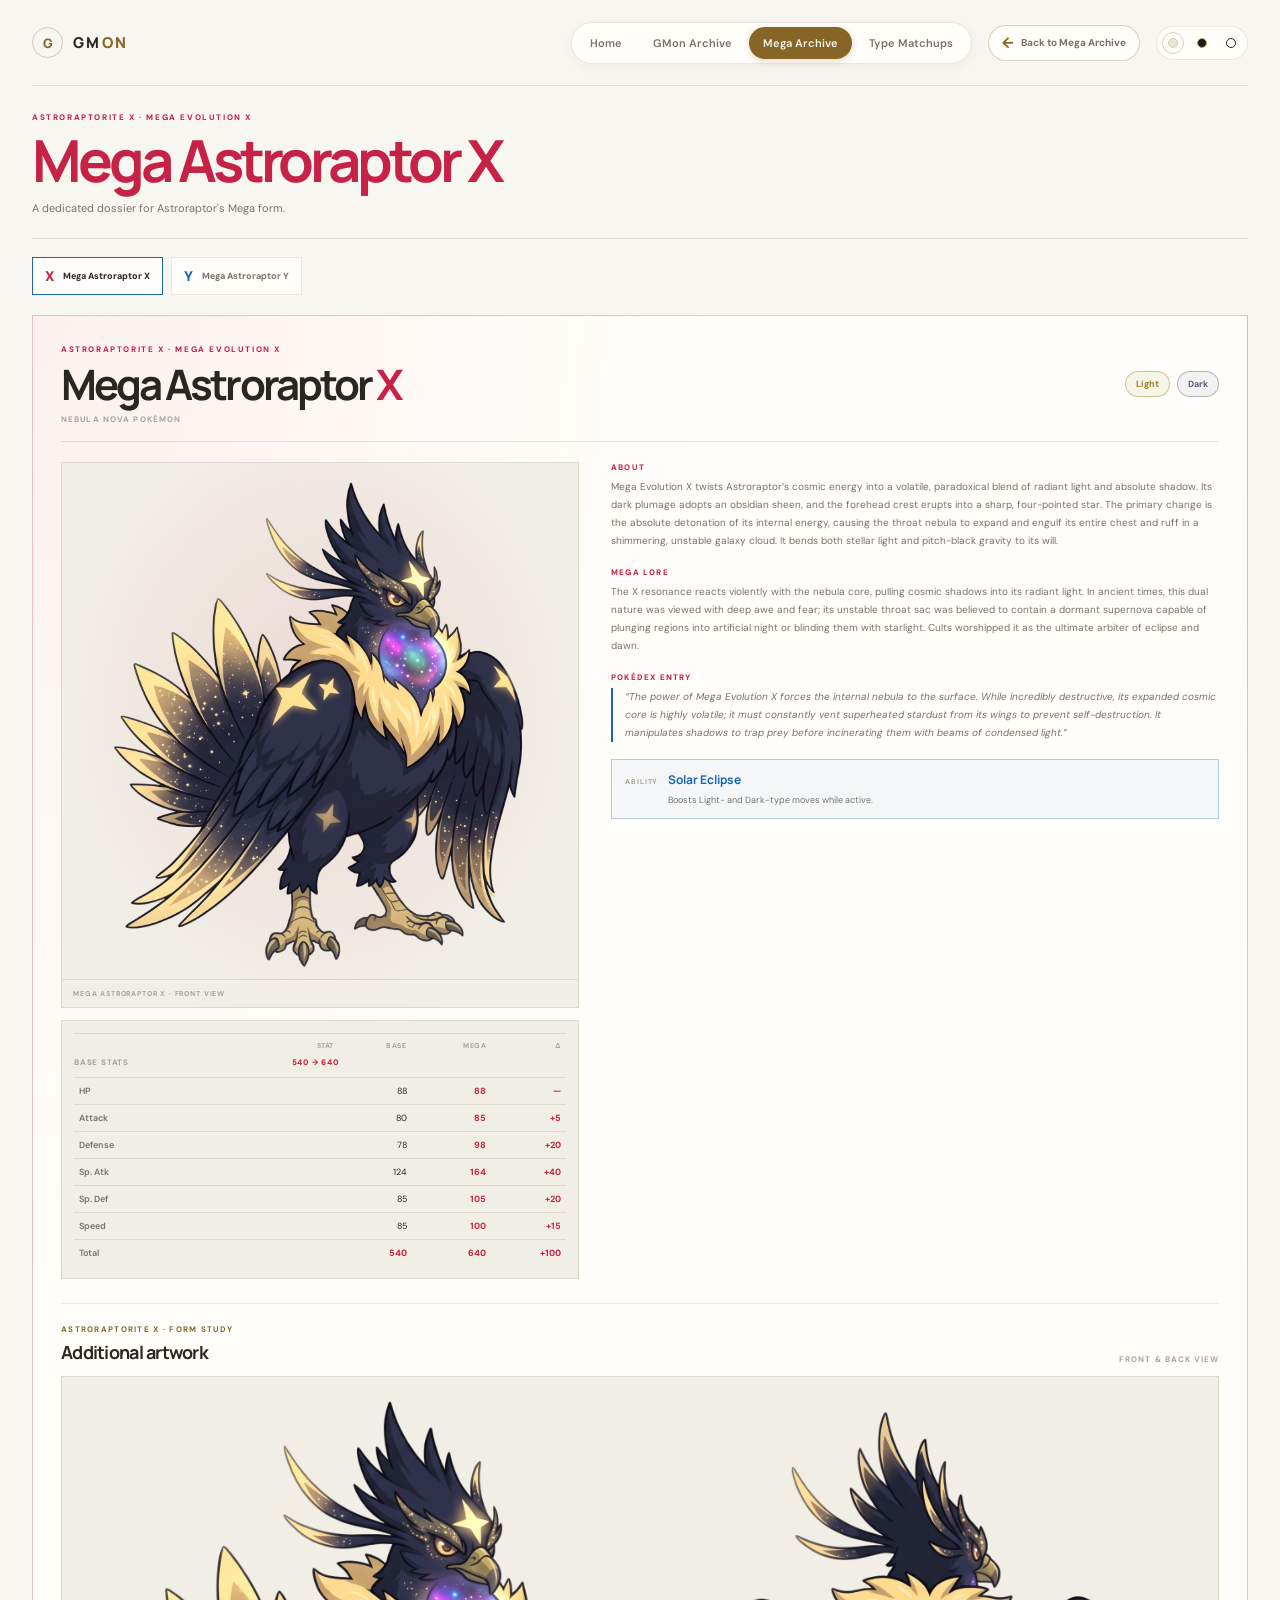
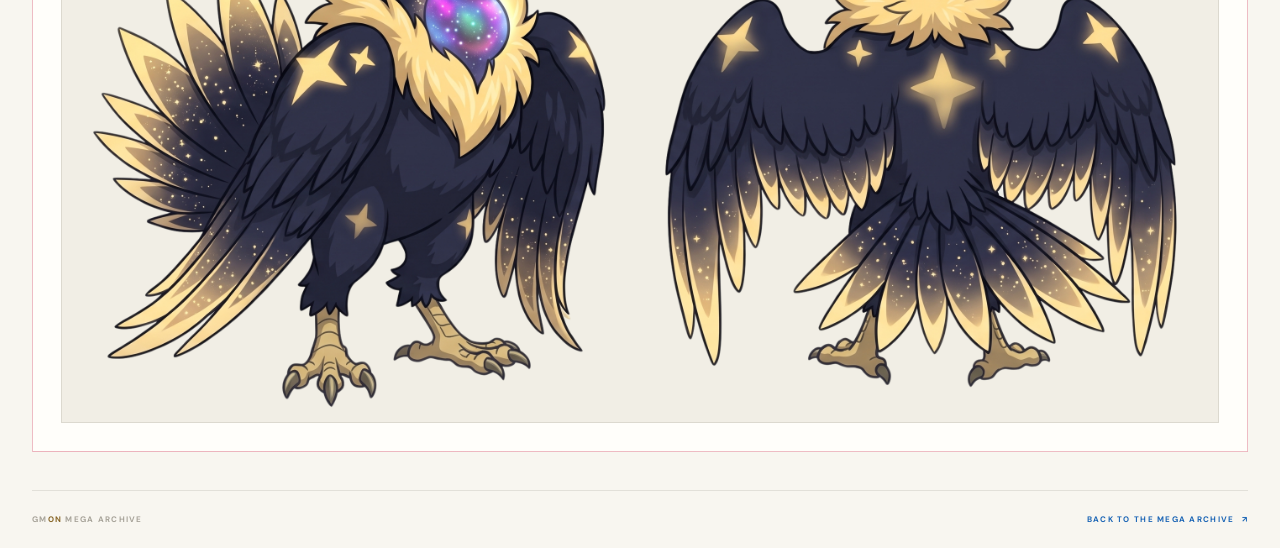
<file: mega-detail.html>
<!doctype html>
<html lang="en" data-theme="light">
<head>
  <meta charset="utf-8">
  <meta name="viewport" content="width=device-width, initial-scale=1">
  <meta name="theme-color" content="#f8f6f0">
  <meta name="description" content="Explore Mega Astroraptor X and Y, their lore, types, abilities, artwork, and stat changes.">
  <title>Mega Astroraptor X · Mega Archive — GMon</title>
  <link rel="preconnect" href="https://fonts.googleapis.com">
  <link rel="preconnect" href="https://fonts.gstatic.com" crossorigin>
  <link href="https://fonts.googleapis.com/css2?family=DM+Sans:wght@400;500;600;700&family=Manrope:wght@400;500;600;700;800&display=swap" rel="stylesheet">
  <link rel="stylesheet" href="styles.css?v=20261116-4">
  <script src="app.js" defer></script>
  <script src="mega-detail.js" defer></script>
</head>
<body class="mega-page">
  <div class="mega-shell">
    <header class="site-header">
      <a class="wordmark" href="index.html" aria-label="GMon home">
        <span class="wordmark-icon" aria-hidden="true">G</span>
        <span>GM<span class="wordmark-accent">ON</span></span>
      </a>
      <div class="header-right">
        <nav class="site-nav" aria-label="Main navigation">
          <a class="site-nav-link" href="index.html" data-page-transition>Home</a>
          <a class="site-nav-link" href="gmon.html" data-page-transition>GMon Archive</a>
          <a class="site-nav-link is-current" href="mega.html" aria-current="page" data-page-transition>Mega Archive</a>
          <a class="site-nav-link" href="chart.html" data-page-transition>Type Matchups</a>
        </nav>
        <a class="home-return" href="mega.html" data-page-transition><span aria-hidden="true">←</span> Back to Mega Archive</a>
        <div class="theme-switcher" role="group" aria-label="Choose a color theme">
          <button class="theme-button is-active" type="button" data-theme-choice="light" aria-label="Light theme" aria-pressed="true"><span class="theme-dot theme-dot-light"></span></button>
          <button class="theme-button" type="button" data-theme-choice="dark" aria-label="Dark theme" aria-pressed="false"><span class="theme-dot theme-dot-dark"></span></button>
          <button class="theme-button" type="button" data-theme-choice="alternate" aria-label="Alternate theme" aria-pressed="false"><span class="theme-dot theme-dot-alternate"></span></button>
        </div>
      </div>
    </header>

    <main>
      <section class="mega-detail-intro" aria-labelledby="mega-detail-title">
        <div>
          <p class="mega-kicker" id="mega-detail-kicker">ASTRORAPTORITE X · MEGA EVOLUTION X</p>
          <h1 id="mega-detail-title">Mega Astroraptor X</h1>
          <p class="mega-subtitle">A dedicated dossier for Astroraptor's Mega form.</p>
        </div>
      </section>

      <section class="mega-chamber mega-detail-chamber" id="mega-chamber" aria-label="Mega Astroraptor dossier">
        <nav class="mega-form-index" aria-label="Switch Mega Astroraptor form">
          <a href="mega-detail.html?form=astroraptor-x" data-form-link="astroraptor-x" data-page-transition><span>X</span> Mega Astroraptor X</a>
          <a href="mega-detail.html?form=astroraptor-y" data-form-link="astroraptor-y" data-page-transition><span>Y</span> Mega Astroraptor Y</a>
        </nav>

        <div class="mega-forms">
          <article class="mega-form mega-form-x" id="mega-astroraptor-x" data-mega-form="astroraptor-x" aria-labelledby="mega-astroraptor-x-title">
            <header class="mega-form-heading">
              <div>
                <p class="mega-kicker">ASTRORAPTORITE X · MEGA EVOLUTION X</p>
                <h2 id="mega-astroraptor-x-title">Mega Astroraptor <span class="mega-form-mark">X</span></h2>
                <p class="mega-form-category">NEBULA NOVA POKÉMON</p>
              </div>
              <div class="mega-types" aria-label="Light and Dark types"><span>Light</span><span>Dark</span></div>
            </header>

            <div class="mega-form-grid">
              <div class="mega-form-visuals">
                <figure class="mega-form-artwork mega-front-artwork-frame">
                  <img class="mega-front-artwork" src="assets/mega-astroraptor-x-front.png" alt="Mega Astroraptor X shown from the front">
                  <figcaption>MEGA ASTRORAPTOR X · FRONT VIEW</figcaption>
                </figure>

                <section class="mega-stat-panel" aria-label="Mega Astroraptor X base stat changes">
                  <table class="mega-stat-table">
                    <caption>BASE STATS <span>540 → 640</span></caption>
                    <thead><tr><th scope="col">STAT</th><th scope="col">BASE</th><th scope="col">MEGA</th><th scope="col">Δ</th></tr></thead>
                    <tbody>
                      <tr><th scope="row">HP</th><td>88</td><td>88</td><td>—</td></tr>
                      <tr><th scope="row">Attack</th><td>80</td><td>85</td><td>+5</td></tr>
                      <tr><th scope="row">Defense</th><td>78</td><td>98</td><td>+20</td></tr>
                      <tr><th scope="row">Sp. Atk</th><td>124</td><td>164</td><td>+40</td></tr>
                      <tr><th scope="row">Sp. Def</th><td>85</td><td>105</td><td>+20</td></tr>
                      <tr><th scope="row">Speed</th><td>85</td><td>100</td><td>+15</td></tr>
                    </tbody>
                    <tfoot><tr><th scope="row">Total</th><td>540</td><td>640</td><td>+100</td></tr></tfoot>
                  </table>
                </section>
              </div>

              <div class="mega-form-dossier">
                <section class="mega-entry-section">
                  <h4>About</h4>
                  <p>Mega Evolution X twists Astroraptor’s cosmic energy into a volatile, paradoxical blend of radiant light and absolute shadow. Its dark plumage adopts an obsidian sheen, and the forehead crest erupts into a sharp, four-pointed star. The primary change is the absolute detonation of its internal energy, causing the throat nebula to expand and engulf its entire chest and ruff in a shimmering, unstable galaxy cloud. It bends both stellar light and pitch-black gravity to its will.</p>
                </section>
                <section class="mega-entry-section">
                  <h4>Mega Lore</h4>
                  <p>The X resonance reacts violently with the nebula core, pulling cosmic shadows into its radiant light. In ancient times, this dual nature was viewed with deep awe and fear; its unstable throat sac was believed to contain a dormant supernova capable of plunging regions into artificial night or blinding them with starlight. Cults worshipped it as the ultimate arbiter of eclipse and dawn.</p>
                </section>
                <section class="mega-entry-section mega-pokedex-entry">
                  <h4>Pokédex Entry</h4>
                  <blockquote>“The power of Mega Evolution X forces the internal nebula to the surface. While incredibly destructive, its expanded cosmic core is highly volatile; it must constantly vent superheated stardust from its wings to prevent self-destruction. It manipulates shadows to trap prey before incinerating them with beams of condensed light.”</blockquote>
                </section>
                <div class="mega-ability"><span>ABILITY</span><strong>Solar Eclipse</strong><p>Boosts Light- and Dark-type moves while active.</p></div>
              </div>
            </div>
            <section class="mega-additional-artwork" aria-labelledby="mega-x-artwork-title">
              <div class="timeline-heading">
                <div><p class="tool-kicker">ASTRORAPTORITE X · FORM STUDY</p><h3 id="mega-x-artwork-title">Additional artwork</h3></div>
                <span class="library-hint">FRONT &amp; BACK VIEW</span>
              </div>
              <figure class="mega-additional-artwork-figure">
                <img src="assets/mega-astroraptor-x-front-back.png" alt="Mega Astroraptor X shown from the front and back">
              </figure>
            </section>
          </article>

          <article class="mega-form mega-form-y" id="mega-astroraptor-y" data-mega-form="astroraptor-y" aria-labelledby="mega-astroraptor-y-title" hidden>
            <header class="mega-form-heading">
              <div>
                <p class="mega-kicker">ASTRORAPTORITE Y · MEGA EVOLUTION Y</p>
                <h2 id="mega-astroraptor-y-title">Mega Astroraptor <span class="mega-form-mark">Y</span></h2>
                <p class="mega-form-category">COSMOS RAPTOR POKÉMON</p>
              </div>
              <div class="mega-types" aria-label="Light and Flying types"><span>Light</span><span>Flying</span></div>
            </header>

            <div class="mega-form-grid">
              <div class="mega-form-visuals">
                <figure class="mega-form-artwork mega-front-artwork-frame">
                  <img class="mega-front-artwork" src="assets/mega-astroraptor-y-front.png" alt="Mega Astroraptor Y shown from the front">
                  <figcaption>MEGA ASTRORAPTOR Y · FRONT VIEW</figcaption>
                </figure>

                <section class="mega-stat-panel" aria-label="Mega Astroraptor Y base stat changes">
                  <table class="mega-stat-table">
                    <caption>BASE STATS <span>540 → 640</span></caption>
                    <thead><tr><th scope="col">STAT</th><th scope="col">BASE</th><th scope="col">MEGA</th><th scope="col">Δ</th></tr></thead>
                    <tbody>
                      <tr><th scope="row">HP</th><td>88</td><td>88</td><td>—</td></tr>
                      <tr><th scope="row">Attack</th><td>80</td><td>130</td><td>+50</td></tr>
                      <tr><th scope="row">Defense</th><td>78</td><td>88</td><td>+10</td></tr>
                      <tr><th scope="row">Sp. Atk</th><td>124</td><td>124</td><td>—</td></tr>
                      <tr><th scope="row">Sp. Def</th><td>85</td><td>85</td><td>—</td></tr>
                      <tr><th scope="row">Speed</th><td>85</td><td>125</td><td>+40</td></tr>
                    </tbody>
                    <tfoot><tr><th scope="row">Total</th><td>540</td><td>640</td><td>+100</td></tr></tfoot>
                  </table>
                </section>
              </div>

              <div class="mega-form-dossier">
                <section class="mega-entry-section">
                  <h4>About</h4>
                  <p>Mega Evolution Y focuses Astroraptor’s energy into aerodynamic perfection and raw, celestial flight. While its primary colors deepen, the key visual change is the refinement of its feathers: the golden wing tips sharpen like blades, and its tail develops several long, elegant, stardust-trailing filaments. The forehead crest remains prominent, but the entire build prioritizes velocity and sky mastery. The neck nebula is highly condensed and stabilized, glowing with a soft, guiding luminance.</p>
                </section>
                <section class="mega-entry-section">
                  <h4>Mega Lore</h4>
                  <p>The Y resonance channels energy entirely into structural flight and luminous speed. Historically, this form was seen as a swift guardian of the upper skies. Its condensed core allows for perfect energy regulation, making it an incredibly efficient hunter that can soar past the stratosphere without tiring. Ancient skyfarers used its migration paths to navigate uncharted oceans.</p>
                </section>
                <section class="mega-entry-section mega-pokedex-entry">
                  <h4>Pokédex Entry</h4>
                  <blockquote>“Its body is streamlined to absolute aerodynamic perfection. A single beat of its razor-sharp, star-tipped wings propels it forward at nearly Mach 2, leaving a shimmering wake of starlight. It uses the stabilized nebula in its throat as an energy reservoir, allowing it to dive repeatedly without rest.”</blockquote>
                </section>
                <div class="mega-ability"><span>ABILITY</span><strong>Stellar Glide</strong><p>Gives Light- and Flying-type moves priority.</p></div>
              </div>
            </div>
            <section class="mega-additional-artwork" aria-labelledby="mega-y-artwork-title">
              <div class="timeline-heading">
                <div><p class="tool-kicker">ASTRORAPTORITE Y · FORM STUDY</p><h3 id="mega-y-artwork-title">Additional artwork</h3></div>
                <span class="library-hint">FRONT &amp; BACK VIEW</span>
              </div>
              <figure class="mega-additional-artwork-figure">
                <img src="assets/mega-astroraptor-y-front-back.png" alt="Mega Astroraptor Y shown from the front and back">
              </figure>
            </section>
          </article>
        </div>
      </section>
    </main>

    <footer class="site-footer">
      <span>GM<span class="wordmark-accent">ON</span> MEGA ARCHIVE</span>
      <a href="mega.html" data-page-transition>BACK TO THE MEGA ARCHIVE <span aria-hidden="true">↗</span></a>
    </footer>
  </div>
</body>
</html>
</file>
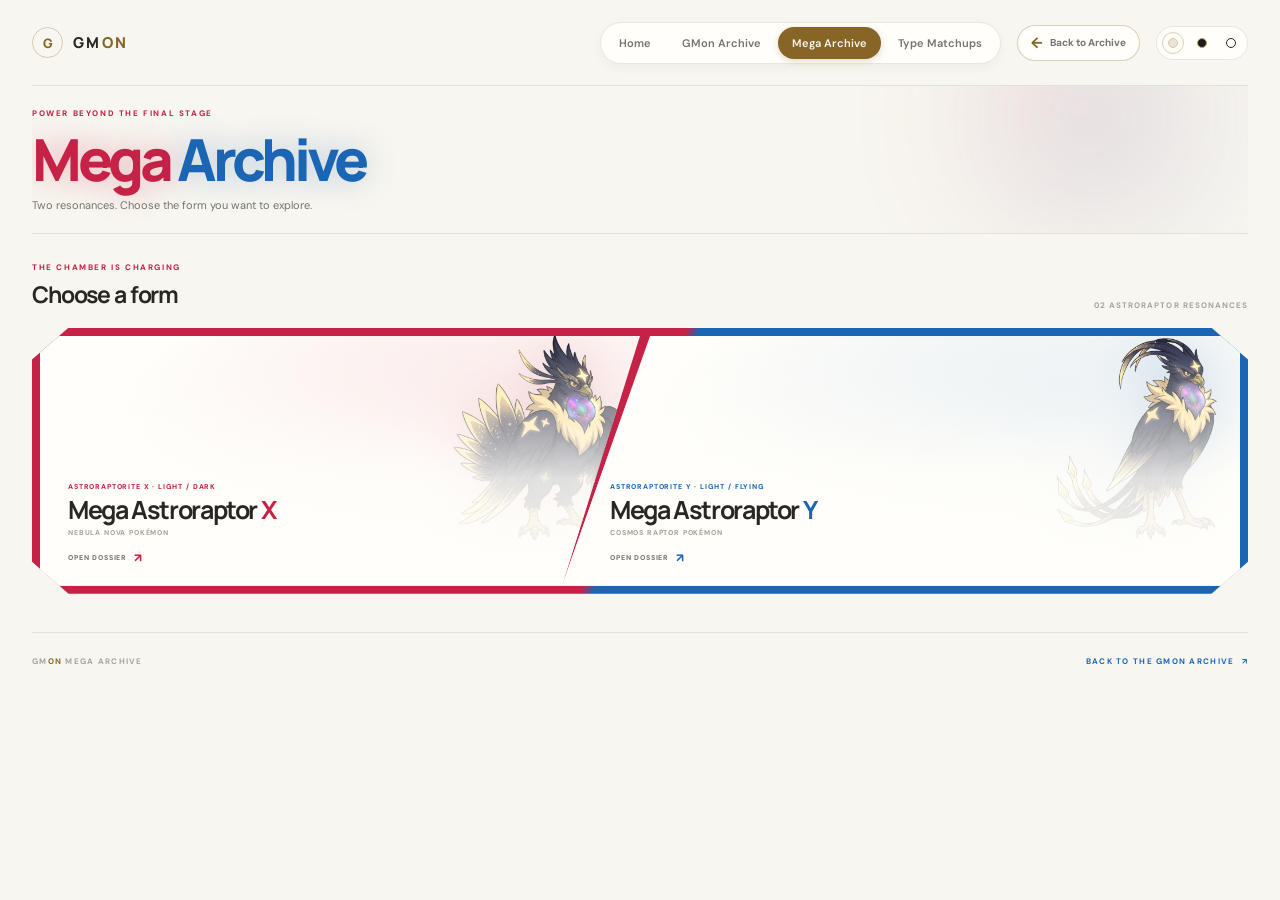
<file: mega.html>
<!doctype html>
<html lang="en" data-theme="light">
<head>
  <meta charset="utf-8">
  <meta name="viewport" content="width=device-width, initial-scale=1">
  <meta name="theme-color" content="#f8f6f0">
  <meta name="description" content="Choose between Mega Astroraptor X and Y in the GMon Mega Archive.">
  <title>Mega Archive — GMon</title>
  <link rel="preconnect" href="https://fonts.googleapis.com">
  <link rel="preconnect" href="https://fonts.gstatic.com" crossorigin>
  <link href="https://fonts.googleapis.com/css2?family=DM+Sans:wght@400;500;600;700&family=Manrope:wght@400;500;600;700;800&display=swap" rel="stylesheet">
  <link rel="stylesheet" href="styles.css?v=20261116-4">
  <script src="app.js" defer></script>
</head>
<body class="mega-page">
  <div class="mega-shell">
    <header class="site-header">
      <a class="wordmark" href="index.html" aria-label="GMon home">
        <span class="wordmark-icon" aria-hidden="true">G</span>
        <span>GM<span class="wordmark-accent">ON</span></span>
      </a>
      <div class="header-right">
        <nav class="site-nav" aria-label="Main navigation">
          <a class="site-nav-link" href="index.html" data-page-transition>Home</a>
          <a class="site-nav-link" href="gmon.html" data-page-transition>GMon Archive</a>
          <a class="site-nav-link is-current" href="mega.html" aria-current="page" data-page-transition>Mega Archive</a>
          <a class="site-nav-link" href="chart.html" data-page-transition>Type Matchups</a>
        </nav>
        <a class="home-return" href="gmon.html#first-gmon" data-page-transition><span aria-hidden="true">←</span> Back to Archive</a>
        <div class="theme-switcher" role="group" aria-label="Choose a color theme">
          <button class="theme-button is-active" type="button" data-theme-choice="light" aria-label="Light theme" aria-pressed="true"><span class="theme-dot theme-dot-light"></span></button>
          <button class="theme-button" type="button" data-theme-choice="dark" aria-label="Dark theme" aria-pressed="false"><span class="theme-dot theme-dot-dark"></span></button>
          <button class="theme-button" type="button" data-theme-choice="alternate" aria-label="Alternate theme" aria-pressed="false"><span class="theme-dot theme-dot-alternate"></span></button>
        </div>
      </div>
    </header>

    <main>
      <section class="mega-intro" aria-labelledby="mega-page-title">
        <div>
          <p class="mega-kicker">POWER BEYOND THE FINAL STAGE</p>
          <h1 id="mega-page-title"><span class="mega-title-first">Mega</span> <span class="mega-title-second">Archive</span></h1>
          <p class="mega-subtitle">Two resonances. Choose the form you want to explore.</p>
        </div>
      </section>

      <section class="mega-chamber" id="mega-chamber" aria-labelledby="mega-chamber-title">
        <div class="mega-heading">
          <div>
            <p class="mega-kicker">THE CHAMBER IS CHARGING</p>
            <h2 id="mega-chamber-title">Choose a form</h2>
          </div>
          <span class="mega-status">02 ASTRORAPTOR RESONANCES</span>
        </div>

        <nav class="mega-selector" aria-label="Choose a Mega Astroraptor form">
          <a class="mega-preview mega-preview-x" href="mega-detail.html?form=astroraptor-x" aria-labelledby="mega-preview-x-title" data-page-transition>
            <img class="mega-preview-art" src="assets/mega-astroraptor-x-front.png" alt="Front view of Mega Astroraptor X">
            <span class="mega-preview-copy">
              <span class="mega-preview-kicker">ASTRORAPTORITE X · LIGHT / DARK</span>
              <span class="mega-preview-title" id="mega-preview-x-title">Mega Astroraptor <strong>X</strong></span>
              <span class="mega-preview-category">NEBULA NOVA POKÉMON</span>
              <span class="mega-preview-cta">OPEN DOSSIER <span aria-hidden="true">↗</span></span>
            </span>
          </a>
          <a class="mega-preview mega-preview-y" href="mega-detail.html?form=astroraptor-y" aria-labelledby="mega-preview-y-title" data-page-transition>
            <img class="mega-preview-art" src="assets/mega-astroraptor-y-front.png" alt="Front view of Mega Astroraptor Y">
            <span class="mega-preview-copy">
              <span class="mega-preview-kicker">ASTRORAPTORITE Y · LIGHT / FLYING</span>
              <span class="mega-preview-title" id="mega-preview-y-title">Mega Astroraptor <strong>Y</strong></span>
              <span class="mega-preview-category">COSMOS RAPTOR POKÉMON</span>
              <span class="mega-preview-cta">OPEN DOSSIER <span aria-hidden="true">↗</span></span>
            </span>
          </a>
        </nav>
      </section>
    </main>

    <footer class="site-footer">
      <span>GM<span class="wordmark-accent">ON</span> MEGA ARCHIVE</span>
      <a href="gmon.html#first-gmon" data-page-transition>BACK TO THE GMON ARCHIVE <span aria-hidden="true">↗</span></a>
    </footer>
  </div>
</body>
</html>
</file>
<file: styles.css>
:root {
  color-scheme: light;
  --page: #f8f6f0;
  --surface: #fffefa;
  --surface-raised: #ffffff;
  --surface-muted: #f1eee5;
  --text: #282722;
  --text-soft: #76736c;
  --text-faint: #a7a399;
  --gold: #876526;
  --gold-bright: #987531;
  --gold-soft: rgba(135, 101, 38, 0.12);
  --gold-line: rgba(135, 101, 38, 0.3);
  --border: rgba(49, 45, 34, 0.11);
  --shadow: 0 18px 54px rgba(48, 41, 23, 0.07);
  --hero-spot: rgba(206, 177, 108, 0.2);
}

html[data-theme="dark"] {
  color-scheme: dark;
  --page: #10100f;
  --surface: #171715;
  --surface-raised: #1d1c19;
  --surface-muted: #23221e;
  --text: #d3b970;
  --text-soft: #aa9763;
  --text-faint: #746b55;
  --gold: #d1b66b;
  --gold-bright: #ead38f;
  --gold-soft: rgba(209, 182, 107, 0.12);
  --gold-line: rgba(209, 182, 107, 0.27);
  --border: rgba(219, 194, 125, 0.13);
  --shadow: 0 18px 54px rgba(0, 0, 0, 0.24);
  --hero-spot: rgba(185, 143, 53, 0.13);
}

html[data-theme="alternate"] {
  color-scheme: light;
  --page: #fafafa;
  --surface: #ffffff;
  --surface-raised: #ffffff;
  --surface-muted: #f1f1ef;
  --text: #20201e;
  --text-soft: #64645f;
  --text-faint: #999993;
  --gold: #22221f;
  --gold-bright: #111110;
  --gold-soft: rgba(35, 35, 32, 0.07);
  --gold-line: rgba(35, 35, 32, 0.24);
  --border: rgba(32, 32, 30, 0.12);
  --shadow: 0 18px 54px rgba(20, 20, 18, 0.07);
  --hero-spot: rgba(40, 40, 37, 0.08);
}

* { box-sizing: border-box; }

body {
  margin: 0;
  background: var(--page);
  color: var(--text);
  font-family: "DM Sans", sans-serif;
  transition: background-color 240ms ease, color 240ms ease;
}

button, a { font: inherit; }
button { color: inherit; }
a { color: inherit; text-decoration: none; }
button:focus-visible, a:focus-visible, input:focus-visible, select:focus-visible, .chart-scroll:focus-visible {
  outline: 2px solid var(--gold);
  outline-offset: 4px;
}

.home-page { min-height: 100vh; }

.hero {
  min-height: 100svh;
  position: relative;
  display: grid;
  grid-template-rows: auto 1fr auto;
  overflow: hidden;
  padding: clamp(24px, 4vw, 58px) clamp(24px, 7.3vw, 112px) 25px;
  isolation: isolate;
  background:
    radial-gradient(ellipse at 75% 48%, var(--hero-spot), transparent 34%),
    var(--page);
}

.hero-grain {
  position: absolute;
  inset: 0;
  z-index: -1;
  opacity: 0.23;
  pointer-events: none;
  background-image: url("data:image/svg+xml,%3Csvg viewBox='0 0 180 180' xmlns='http://www.w3.org/2000/svg'%3E%3Cfilter id='n'%3E%3CfeTurbulence type='fractalNoise' baseFrequency='.92' numOctaves='3' stitchTiles='stitch'/%3E%3C/filter%3E%3Crect width='100%25' height='100%25' filter='url(%23n)' opacity='.16'/%3E%3C/svg%3E");
}

.hero-top, .header-right, .hero-top-right, .wordmark, .theme-switcher,
.chart-actions, .chart-tool-copy, .legend-item, .site-header, .site-footer {
  display: flex;
  align-items: center;
}

.hero-top, .site-header { justify-content: space-between; position: relative; z-index: 3; }
.hero-top-right { gap: clamp(8px, 1.5vw, 18px); }
.header-right { gap: clamp(8px, 1.4vw, 16px); }
.wordmark {
  gap: 10px;
  font-family: "Manrope", sans-serif;
  font-size: 15px;
  font-weight: 800;
  letter-spacing: 0.15em;
}
.wordmark-icon {
  display: grid;
  width: 31px;
  height: 31px;
  place-items: center;
  border: 1px solid var(--gold-line);
  border-radius: 50%;
  color: var(--gold);
  font-size: 13px;
  letter-spacing: 0;
}
.wordmark-accent { color: var(--gold); }
.edition-label, .hero-bottom, .eyebrow, .hero-footnote, .art-caption, .art-index,
.tool-kicker, .legend-title, .site-footer {
  font-size: 9px;
  font-weight: 700;
  letter-spacing: 0.16em;
}
.edition-label { color: var(--text-faint); }
.theme-switcher {
  gap: 7px;
  padding: 5px;
  border: 1px solid var(--border);
  border-radius: 30px;
  background: var(--surface);
}
.theme-button {
  width: 22px;
  height: 22px;
  padding: 0;
  border: 1px solid transparent;
  border-radius: 50%;
  background: transparent;
  cursor: pointer;
  display: grid;
  place-items: center;
}
.theme-button.is-active { border-color: var(--gold-line); }
.theme-dot { width: 10px; height: 10px; border-radius: 50%; display: block; }
.theme-dot-light { background: #e9e4d7; border: 1px solid #d5c9aa; }
.theme-dot-dark { background: #1b1b19; border: 1px solid #c5a75f; }
.theme-dot-alternate { background: #fff; border: 1px solid #252522; }
.site-nav {
  display: flex;
  align-items: center;
  gap: 3px;
  padding: 4px;
  border: 1px solid var(--border);
  border-radius: 999px;
  background: var(--surface);
  box-shadow: 0 3px 12px rgba(48, 41, 23, 0.045);
}
.site-nav-link {
  padding: 9px 14px;
  border-radius: 999px;
  color: var(--text-soft);
  font-size: 11px;
  font-weight: 600;
  white-space: nowrap;
  transition: background-color 180ms ease, color 180ms ease, box-shadow 180ms ease;
}
.site-nav-link:hover {
  background: var(--gold-soft);
  color: var(--gold);
}
.site-nav-link.is-current {
  background: var(--gold);
  color: var(--page);
  box-shadow: 0 2px 7px color-mix(in srgb, var(--gold), transparent 76%);
}
.home-return {
  display: inline-flex;
  align-items: center;
  justify-content: center;
  gap: 7px;
  min-height: 36px;
  padding: 0 13px;
  border: 1px solid var(--gold-line);
  border-radius: 999px;
  background: var(--surface);
  color: var(--text-soft);
  font-size: 10px;
  font-weight: 700;
  white-space: nowrap;
  transition: background-color 180ms ease, border-color 180ms ease, color 180ms ease, transform 180ms ease;
}
.home-return span { color: var(--gold); font-size: 15px; }
.home-return:hover {
  transform: translateY(-1px);
  border-color: var(--gold);
  background: var(--gold-soft);
  color: var(--gold);
}

.hero-content {
  position: relative;
  z-index: 2;
  align-self: center;
  max-width: 580px;
  padding: 50px 0 65px;
}
.eyebrow {
  display: flex;
  align-items: center;
  gap: 12px;
  color: var(--gold);
  margin: 0 0 27px;
}
.eyebrow-line { display: inline-block; width: 29px; height: 1px; background: var(--gold); }
.hero h1, .chart-intro h1 {
  margin: 0;
  font-family: "Manrope", sans-serif;
  font-weight: 500;
  letter-spacing: -0.075em;
  line-height: 0.99;
}
.hero h1 { font-size: clamp(58px, 7.5vw, 108px); }
.hero h1 span, .chart-intro h1 span { color: var(--gold); }
.hero-description {
  color: var(--text-soft);
  font-size: clamp(14px, 1.35vw, 17px);
  line-height: 1.8;
  margin: 25px 0 32px;
}
.hero-cta {
  display: inline-flex;
  align-items: center;
  justify-content: space-between;
  gap: 36px;
  min-width: 240px;
  padding: 15px 16px 15px 20px;
  border: 1px solid var(--gold-line);
  border-radius: 3px;
  color: var(--text);
  font-size: 12px;
  font-weight: 700;
  transition: background 180ms ease, border-color 180ms ease, transform 180ms ease;
}
.hero-cta:hover { background: var(--gold-soft); border-color: var(--gold); transform: translateY(-2px); }
.cta-arrow { color: var(--gold); font-size: 18px; font-weight: 400; }
.hero-secondary-link {
  display: inline-flex;
  gap: 8px;
  margin: 15px 0 0 20px;
  color: var(--text-soft);
  font-size: 11px;
  transition: color 160ms ease;
}
.hero-secondary-link:hover { color: var(--gold); }
.hero-secondary-link span { color: var(--gold); }
.hero-footnote {
  display: flex;
  align-items: center;
  gap: 9px;
  margin-top: 40px;
  color: var(--text-faint);
  font-size: 8px;
}
.status-pulse {
  width: 6px;
  height: 6px;
  border-radius: 50%;
  background: var(--gold);
  box-shadow: 0 0 0 4px var(--gold-soft);
}

.hero-art {
  position: absolute;
  z-index: 1;
  width: min(53vw, 690px);
  aspect-ratio: 1;
  right: max(4vw, 30px);
  top: 50%;
  transform: translateY(-48%);
}
.hero-art::before {
  content: "";
  position: absolute;
  inset: 18%;
  border-radius: 50%;
  background: radial-gradient(circle, var(--hero-spot), transparent 67%);
  filter: blur(14px);
}
.hero-art-ring {
  position: absolute;
  border: 1px solid var(--gold-line);
  border-radius: 50%;
  top: 50%;
  left: 50%;
  transform: translate(-50%, -50%);
}
.ring-back { width: 93%; height: 93%; opacity: 0.24; border-style: dashed; animation: spin 80s linear infinite; }
.ring-middle { width: 76%; height: 76%; opacity: 0.55; border-left-color: transparent; border-right-color: transparent; transform: translate(-50%, -50%) rotate(-24deg); }
.ring-front { width: 59%; height: 59%; opacity: 0.65; border-color: var(--gold-line); transform: translate(-50%, -50%) rotate(53deg) scaleY(0.42); }
.hero-sigil {
  position: absolute;
  left: 50%;
  top: 50%;
  width: 30%;
  aspect-ratio: 1;
  transform: translate(-50%, -50%);
  display: grid;
  place-items: center;
}
.hero-illustration { width: 112%; height: 112%; object-fit: contain; filter: drop-shadow(0 12px 28px var(--hero-spot)); }
.sigil-spark { position: absolute; color: var(--gold); }
.spark-one { top: 1%; right: 12%; font-size: 25px; }
.spark-two { bottom: 11%; left: -1%; font-size: 22px; }
.spark-three { bottom: 3%; right: 17%; font-size: 12px; }
.art-caption, .art-index { position: absolute; color: var(--text-faint); font-size: 8px; }
.caption-one { top: 21%; right: 1%; transform: rotate(90deg); transform-origin: right center; }
.caption-two { bottom: 23%; left: 0; transform: rotate(-90deg); transform-origin: left center; }
.art-index { top: 49%; right: -1%; writing-mode: vertical-rl; letter-spacing: 0.22em; }
.hero-orbit {
  position: absolute;
  z-index: -1;
  width: 8px;
  height: 8px;
  border: 1px solid var(--gold-line);
  border-radius: 50%;
  background: var(--page);
  box-shadow: 0 0 14px var(--hero-spot);
}
.orbit-one { top: 24%; right: 21%; }
.orbit-two { bottom: 25%; right: 39%; width: 5px; height: 5px; }
.orbit-three { top: 61%; right: 8%; width: 4px; height: 4px; }
.hero-glow {
  position: absolute;
  width: 38vw;
  height: 38vw;
  right: 15%;
  top: 30%;
  z-index: -1;
  border-radius: 50%;
  background: var(--hero-spot);
  filter: blur(110px);
}
.hero-bottom {
  position: relative;
  z-index: 3;
  display: flex;
  justify-content: space-between;
  align-items: center;
  color: var(--text-faint);
  font-size: 8px;
  letter-spacing: 0.17em;
}
.hero-bottom-mark { color: var(--text); font-family: "Manrope", sans-serif; font-size: 12px; letter-spacing: 0.15em; }
.hero-bottom-mark span { padding: 0 5px; color: var(--gold); font-size: 8px; }

.chart-shell { width: min(100% - 64px, 1480px); margin: 0 auto; }
.site-header { min-height: 86px; border-bottom: 1px solid var(--border); }
.chart-intro {
  display: flex;
  justify-content: space-between;
  align-items: center;
  padding: 46px 0 28px;
}
.chart-intro .eyebrow { margin-bottom: 17px; }
.chart-intro h1 { font-size: clamp(42px, 6vw, 69px); }
.chart-subtitle { color: var(--text-soft); font-size: 13px; margin: 14px 0 0; }
.intro-seal {
  position: relative;
  display: grid;
  place-items: center;
  width: 72px;
  height: 72px;
  margin-right: 12px;
  border: 1px solid var(--gold-line);
  border-radius: 50%;
  color: var(--gold);
  font-family: "Manrope", sans-serif;
  font-size: 28px;
}
.intro-seal::before { content: ""; position: absolute; inset: 7px; border: 1px solid var(--gold-line); border-radius: 50%; }
.intro-seal i { position: absolute; right: -4px; bottom: 1px; font-size: 13px; font-style: normal; background: var(--page); padding: 2px; }

.chart-tools {
  display: flex;
  justify-content: space-between;
  align-items: center;
  gap: 20px;
  padding: 15px 18px;
  border: 1px solid var(--border);
  border-radius: 4px 4px 0 0;
  background: var(--surface);
}
.chart-tool-copy { align-items: flex-start; flex-direction: column; gap: 5px; }
.tool-kicker { color: var(--gold); font-size: 8px; }
.tool-hint { color: var(--text-soft); font-size: 11px; }
.chart-actions { gap: 8px; }
.action-button {
  display: inline-flex;
  align-items: center;
  gap: 7px;
  min-height: 36px;
  padding: 0 12px;
  border: 1px solid var(--border);
  border-radius: 3px;
  background: var(--surface-raised);
  color: var(--text-soft);
  font-size: 10px;
  font-weight: 600;
  cursor: pointer;
  transition: border-color 150ms ease, color 150ms ease, background 150ms ease;
}
.action-button:hover { border-color: var(--gold-line); color: var(--gold); }
.action-button[aria-pressed="true"] { border-color: var(--gold-line); background: var(--gold-soft); color: var(--gold); }
.button-icon { font-size: 14px; color: var(--gold); }
.edit-button { color: var(--text); }

.type-name-modal {
  position: fixed;
  inset: 0;
  z-index: 30;
  display: grid;
  place-items: center;
  padding: 24px;
  background: rgba(10, 12, 16, 0.58);
}
.type-name-modal[hidden] { display: none; }
.type-name-panel {
  width: min(820px, 100%);
  max-height: min(80vh, 760px);
  overflow: auto;
  background: var(--page);
  border: 1px solid var(--border);
  border-radius: 12px;
  box-shadow: 0 24px 80px rgba(10, 12, 16, 0.2);
  padding: 22px 22px 18px;
}
.type-name-header {
  display: flex;
  justify-content: space-between;
  gap: 16px;
  align-items: flex-start;
  margin-bottom: 12px;
}
.type-name-header h2 {
  margin: 6px 0 0;
  font-size: clamp(24px, 3vw, 36px);
  font-family: "Manrope", sans-serif;
  line-height: 1.1;
}
.modal-close {
  width: 34px;
  height: 34px;
  border: 1px solid var(--border);
  border-radius: 999px;
  background: var(--surface);
  color: var(--text-soft);
  cursor: pointer;
  font-size: 22px;
  line-height: 1;
}
.type-name-description {
  margin: 0 0 18px;
  color: var(--text-soft);
  font-size: 12px;
}
.type-name-grid {
  display: grid;
  grid-template-columns: repeat(auto-fit, minmax(180px, 1fr));
  gap: 12px;
}
.type-name-field {
  display: flex;
  flex-direction: column;
  gap: 8px;
  padding: 10px 10px 12px;
  border: 1px solid var(--border);
  border-radius: 6px;
  background: var(--surface);
}
.type-name-label {
  display: flex;
  align-items: center;
  gap: 8px;
  color: var(--text-soft);
  font-size: 10px;
  font-weight: 700;
  letter-spacing: 0.08em;
  text-transform: uppercase;
}
.type-name-field input {
  width: 100%;
  min-height: 34px;
  border: 1px solid var(--border);
  border-radius: 4px;
  background: var(--page);
  color: var(--text);
  font: inherit;
  padding: 0 10px;
}
.type-name-field input:focus {
  outline: 2px solid rgba(196, 168, 109, 0.25);
  border-color: var(--gold-line);
}
.type-name-actions {
  display: flex;
  justify-content: flex-end;
  gap: 10px;
  margin-top: 18px;
}

.chart-legend {
  display: flex;
  flex-wrap: wrap;
  align-items: center;
  gap: 14px 21px;
  padding: 13px 18px;
  border: 1px solid var(--border);
  border-top: 0;
  background: var(--surface);
}
.legend-title { color: var(--text-faint); font-size: 8px; margin-right: 2px; }
.legend-item { gap: 7px; color: var(--text-soft); font-size: 10px; }
.legend-mark { width: 7px; height: 7px; border-radius: 50%; display: inline-block; }
.mark-super { background: #5da98b; }
.mark-resist { background: #d39654; }
.mark-double { background: #bd7657; }
.mark-immune { background: #a5a3a0; }

.chart-scroll {
  overflow: auto;
  max-height: min(67vh, 710px);
  border: 1px solid var(--border);
  border-top: 0;
  background: var(--surface);
  scrollbar-color: var(--gold-line) var(--surface-muted);
  scrollbar-width: thin;
}
.type-chart { width: 100%; min-width: 1320px; border-collapse: separate; border-spacing: 0; table-layout: fixed; }
.type-chart th, .type-chart td { border-right: 1px solid var(--border); border-bottom: 1px solid var(--border); }
.type-chart thead th {
  position: sticky;
  top: 0;
  z-index: 2;
  height: 76px;
  background: var(--surface-raised);
  color: var(--text-soft);
  font-size: 9px;
  font-weight: 600;
}
.type-chart thead th:not(.corner-cell) { width: 56px; }
.corner-cell {
  position: sticky;
  left: 0;
  z-index: 4 !important;
  width: 108px;
  min-width: 108px;
  text-align: left;
  padding-left: 12px;
  color: var(--gold) !important;
  font-size: 8px !important;
  letter-spacing: 0.08em;
}
.corner-label { display: inline-block; line-height: 1.7; }
.column-type { padding: 8px 2px; }
.column-type > span:last-child {
  display: block;
  writing-mode: vertical-rl;
  transform: rotate(180deg);
  margin: 6px auto 0;
  font-size: 8px;
  letter-spacing: 0.02em;
}
.type-symbol {
  display: inline-grid;
  place-items: center;
  flex: 0 0 auto;
  width: 20px;
  height: 20px;
  border: 1px solid currentColor;
  border-radius: 50%;
  font-size: 11px;
  line-height: 1;
}
.column-type .type-symbol { width: 21px; height: 21px; margin: 0 auto; font-size: 12px; }
.row-type {
  position: sticky;
  left: 0;
  z-index: 1;
  width: 108px;
  min-width: 108px;
  padding: 0 10px;
  background: var(--surface-raised);
  text-align: left;
  font-size: 10px;
  font-weight: 600;
  white-space: nowrap;
}
.row-type .type-symbol { margin-right: 7px; vertical-align: middle; }
.matchup-cell {
  width: 56px;
  height: 38px;
  padding: 3px;
  text-align: center;
  transition: background-color 160ms ease;
}
.matchup-value { display: inline-block; min-width: 33px; color: var(--text-faint); font-size: 10px; font-weight: 600; }
.effect-super .matchup-value { color: #43856a; }
.effect-resisted .matchup-value { color: #b47736; }
.effect-double .matchup-value { color: #a75e42; }
.effect-immune .matchup-value { color: #999791; }
.effect-super { background: rgba(83, 161, 125, 0.07); }
.effect-resisted { background: rgba(208, 153, 77, 0.08); }
.effect-double { background: rgba(185, 110, 75, 0.11); }
.effect-immune { background: rgba(130, 130, 126, 0.08); }
.matchup-edit {
  min-width: 38px;
  min-height: 27px;
  border: 1px solid transparent;
  border-radius: 3px;
  background: transparent;
  color: var(--text-faint);
  font-size: 10px;
  font-weight: 700;
  cursor: pointer;
}
.matchup-edit:hover, .matchup-edit:focus-visible { border-color: var(--gold-line); background: var(--surface-raised); color: var(--gold); }
.matchup-select {
  width: 52px;
  min-height: 28px;
  padding: 0 2px;
  border: 1px solid var(--gold-line);
  border-radius: 3px;
  background: var(--surface-raised);
  color: var(--text);
  font-size: 10px;
}
.type-normal { color: #878174; }
.type-fire { color: #ca7153; }
.type-water { color: #5e8ec0; }
.type-electric { color: #c39b35; }
.type-grass { color: #6f9c5d; }
.type-ice { color: #63a8aa; }
.type-fighting { color: #bc6758; }
.type-poison { color: #9c6a9c; }
.type-ground { color: #b58b51; }
.type-flying { color: #7e8fbe; }
.type-psychic { color: #c76e93; }
.type-bug { color: #879548; }
.type-rock { color: #9e8957; }
.type-ghost { color: #7c70a1; }
.type-dragon { color: #7d72bd; }
.type-dark { color: #756c69; }
.type-steel { color: #73889a; }
.type-fairy { color: #bf7ea0; }
.type-sound { color: #b2774e; }
.type-light { color: #bc9b41; }
.chart-footer {
  display: flex;
  justify-content: space-between;
  gap: 15px;
  padding: 14px 3px 28px;
  color: var(--text-soft);
  font-size: 10px;
}
.chart-footer p { margin: 0; }
.chart-footer strong { color: var(--text); }
.sound-type-text { color: #b2774e; }
.light-type-text { color: #bc9b41; }
.site-footer {
  min-height: 58px;
  justify-content: space-between;
  border-top: 1px solid var(--border);
  color: var(--text-faint);
  font-size: 8px;
}
.site-footer a { color: var(--gold); }
.site-footer a span { padding-left: 4px; }
.toast {
  position: fixed;
  z-index: 10;
  right: 24px;
  bottom: 22px;
  max-width: calc(100vw - 48px);
  padding: 12px 16px;
  border: 1px solid var(--gold-line);
  border-radius: 4px;
  background: var(--surface-raised);
  color: var(--text);
  box-shadow: var(--shadow);
  font-size: 11px;
  opacity: 0;
  pointer-events: none;
  transform: translateY(8px);
  transition: opacity 180ms ease, transform 180ms ease;
}
.toast.is-visible { opacity: 1; transform: translateY(0); }
.sr-only {
  position: absolute;
  width: 1px;
  height: 1px;
  padding: 0;
  margin: -1px;
  overflow: hidden;
  clip: rect(0, 0, 0, 0);
  white-space: nowrap;
  border: 0;
}

.gmon-shell { width: min(100% - 64px, 1480px); margin: 0 auto; }
.gmon-intro {
  display: flex;
  justify-content: space-between;
  align-items: flex-end;
  padding: 46px 0 26px;
}
.gmon-welcome {
  display: grid;
  grid-template-columns: minmax(0, 1.15fr) minmax(220px, 0.85fr);
  align-items: center;
  gap: clamp(24px, 5vw, 72px);
  min-height: 0;
  padding: clamp(28px, 4vw, 48px) 0;
  border-bottom: 1px solid var(--border);
}
.archive-welcome-copy { max-width: 760px; }
.gmon-welcome .eyebrow { margin-bottom: 18px; }
.gmon-welcome h1 { max-width: 780px; font-size: clamp(48px, 6.2vw, 82px); line-height: 1.03; }
.gmon-welcome .gmon-subtitle { max-width: 520px; margin: 16px 0 25px; font-size: clamp(14px, 1.4vw, 17px); line-height: 1.7; }
.archive-hero-art { display: grid; min-width: 0; min-height: 230px; margin: 0; place-items: center; }
.archive-hero-art img { display: block; width: min(100%, 350px); max-height: 300px; object-fit: contain; filter: drop-shadow(0 18px 34px var(--hero-spot)); }
.gmon-intro .eyebrow { margin-bottom: 15px; }
.gmon-intro h1 {
  margin: 0;
  font-family: "Manrope", sans-serif;
  font-size: clamp(38px, 5vw, 61px);
  font-weight: 500;
  letter-spacing: -0.07em;
  line-height: 1;
}
.gmon-intro h1 span { color: var(--gold); }
.gmon-subtitle { margin: 13px 0 0; color: var(--text-soft); font-size: 13px; }
.archive-count { display: flex; align-items: center; gap: 12px; color: var(--text-faint); font-size: 8px; font-weight: 700; letter-spacing: 0.14em; line-height: 1.7; }
.archive-count strong { color: var(--gold); font-family: "Manrope", sans-serif; font-size: 35px; font-weight: 500; letter-spacing: -0.06em; }
.archive-tools { padding: 16px 0 0; }
.library-heading { display: flex; justify-content: space-between; align-items: flex-end; margin-bottom: 17px; }
.library-heading .tool-kicker { margin: 0 0 7px; }
.library-heading h2 { margin: 0; font-family: "Manrope", sans-serif; font-size: 22px; font-weight: 600; letter-spacing: -0.04em; }
.library-hint { color: var(--text-faint); font-size: 8px; font-weight: 700; letter-spacing: 0.13em; }
.type-normal { --card-color: #8a857a; }
.type-fire { --card-color: #bd7657; }
.type-water { --card-color: #638da5; }
.type-electric { --card-color: #ad913c; }
.type-grass { --card-color: #6f906d; }
.type-ice { --card-color: #76a3aa; }
.type-fighting { --card-color: #a56d60; }
.type-poison { --card-color: #96779b; }
.type-ground { --card-color: #9c815b; }
.type-flying { --card-color: #7d8fa8; }
.type-psychic { --card-color: #ad718d; }
.type-bug { --card-color: #84904f; }
.type-rock { --card-color: #8d8068; }
.type-ghost { --card-color: #827d9f; }
.type-dragon { --card-color: #8c6e9a; }
.type-dark { --card-color: #77716d; }
.type-steel { --card-color: #7b8b94; }
.type-fairy { --card-color: #b57c96; }
.type-sound { --card-color: #b2774e; }
.type-light { --card-color: #bc9b41; }

.first-gmon { padding: 18px 0 32px; scroll-margin-top: 24px; }
.archive-filter-bar {
  display: flex;
  justify-content: space-between;
  align-items: flex-end;
  gap: 18px;
  margin-top: 16px;
  padding: 14px 16px;
  border: 1px solid var(--border);
  border-radius: 8px;
  background: var(--surface);
  box-shadow: 0 4px 16px rgba(48, 41, 23, 0.035);
}
.archive-filter-intro .tool-kicker { margin: 0 0 6px; }
.archive-filter-intro p:last-child { margin: 0; color: var(--text-soft); font-size: 11px; }
.archive-browser-controls { display: flex; align-items: center; justify-content: flex-end; gap: 8px; }
.archive-search {
  width: min(220px, 21vw);
  min-width: 150px;
  height: 40px;
  padding: 0 12px;
  border: 1px solid var(--border);
  border-radius: 999px;
  background: var(--surface);
  color: var(--text);
  font: inherit;
  font-size: 10px;
  transition: border-color 160ms ease, box-shadow 160ms ease;
}
.archive-search::placeholder { color: var(--text-faint); opacity: 1; }
.archive-search:hover { border-color: var(--gold-line); }
.archive-search:focus { outline: 2px solid var(--gold-soft); outline-offset: 2px; border-color: var(--gold-line); }
.type-filter { position: relative; }
.filter-toggle {
  display: inline-flex;
  align-items: center;
  justify-content: center;
  gap: 7px;
  min-height: 40px;
  padding: 0 15px;
  border: 1px solid var(--border);
  border-radius: 999px;
  background: var(--surface);
  color: var(--text-soft);
  font-size: 10px;
  font-weight: 700;
  cursor: pointer;
  transition: background-color 160ms ease, border-color 160ms ease, color 160ms ease, box-shadow 160ms ease;
}
.filter-toggle:hover, .filter-toggle[aria-expanded="true"] {
  border-color: var(--gold-line);
  background: var(--gold-soft);
  color: var(--gold);
  box-shadow: 0 3px 10px color-mix(in srgb, var(--gold), transparent 90%);
}
.filter-selected-count {
  display: inline-grid;
  min-width: 18px;
  height: 18px;
  place-items: center;
  padding: 0 5px;
  border-radius: 999px;
  background: var(--gold-soft);
  color: var(--gold);
  font-size: 9px;
  line-height: 1;
}
.filter-selected-count:empty { display: none; }
.filter-chevron { font-size: 15px; transition: transform 160ms ease; }
.filter-toggle[aria-expanded="true"] .filter-chevron { transform: rotate(180deg); }
.type-filter-popover {
  position: absolute;
  z-index: 8;
  top: calc(100% + 8px);
  right: 0;
  width: min(380px, calc(100vw - 48px));
  max-height: min(60vh, 430px);
  overflow: auto;
  padding: 16px;
  border: 1px solid var(--border);
  border-radius: 10px;
  background: var(--surface-raised);
  box-shadow: var(--shadow);
}
.type-filter-popover[hidden] { display: none; }
.type-filter-popover > .tool-kicker { margin: 0 0 12px; }
.type-filter-options { display: grid; grid-template-columns: repeat(2, minmax(0, 1fr)); gap: 5px; }
.type-filter-option {
  display: flex;
  align-items: center;
  gap: 8px;
  min-width: 0;
  padding: 7px 6px;
  border: 1px solid transparent;
  border-radius: 6px;
  color: var(--text-soft);
  font-size: 10px;
  cursor: pointer;
  transition: background-color 140ms ease, border-color 140ms ease, color 140ms ease;
}
.type-filter-option:hover { background: var(--gold-soft); }
.type-filter-option:has(input:checked) {
  border-color: var(--gold-line);
  background: var(--gold-soft);
  color: var(--gold);
}
.type-filter-option:focus-within { outline: 2px solid var(--gold-line); outline-offset: 1px; }
.type-filter-option input { width: 14px; height: 14px; flex: 0 0 auto; margin: 0; accent-color: var(--gold); }
.type-filter-option .type-symbol { width: 19px; height: 19px; font-size: 10px; }
.filter-clear {
  display: block;
  margin: 12px 0 0 auto;
  padding: 6px 0;
  border: 0;
  background: transparent;
  color: var(--gold);
  font-size: 10px;
  font-weight: 700;
  cursor: pointer;
}
.archive-result-count { color: var(--text-faint); font-size: 9px; white-space: nowrap; }
.evolution-line { display: flex; flex-wrap: wrap; align-items: stretch; justify-content: center; gap: 16px; }
.evolution-card {
  --stat-color: #b57c96;
  display: flex;
  flex: 0 1 calc((100% - 32px) / 3);
  min-width: 0;
  flex-direction: column;
  border: 1px solid var(--border);
  background: var(--surface);
  transition: border-color 200ms ease, box-shadow 200ms ease;
}
.evolution-card:hover { border-color: var(--gold-line); box-shadow: var(--shadow); }
.evolution-card[hidden] { display: none; }
.evolution-art {
  display: block;
  width: 100%;
  aspect-ratio: 16 / 9;
  object-fit: contain;
  background: var(--surface-muted);
  transition: transform 450ms cubic-bezier(0.2, 0.75, 0.25, 1);
}
.evolution-art-cutout { padding: 18px; }
.evolution-card:hover .evolution-art { transform: scale(1.035); }
.evolution-details { display: flex; flex: 1; flex-direction: column; align-items: flex-start; padding: 20px; }
.evolution-stage { margin: 0 0 8px; color: var(--gold); font-size: 8px; font-weight: 700; letter-spacing: 0.13em; }
.evolution-details h3 { margin: 0; font-family: "Manrope", sans-serif; font-size: 30px; font-weight: 600; letter-spacing: -0.06em; }
.evolution-types { display: flex; flex-wrap: wrap; gap: 7px; margin: 9px 0 14px; font-size: 10px; font-weight: 700; }
.evolution-type-chip { display: inline-flex; align-items: center; gap: 6px; padding: 5px 9px; border: 1px solid color-mix(in srgb, currentColor, transparent 63%); border-radius: 999px; background: color-mix(in srgb, currentColor, transparent 92%); }
.evolution-type-chip > span { font-size: 12px; }
.evolution-teaser { flex: 1; margin: 0 0 20px; color: var(--text-soft); font-size: 11px; line-height: 1.75; }
.dex-card-link { display: inline-flex; align-items: center; justify-content: space-between; gap: 18px; width: 100%; min-height: 39px; margin-top: auto; padding: 0 12px; border: 1px solid var(--gold-line); color: var(--text); font-size: 10px; font-weight: 700; transition: background 160ms ease, border-color 160ms ease; }
.dex-card-link:hover { border-color: var(--gold); background: var(--gold-soft); }
.dex-card-link span { color: var(--gold); font-size: 15px; }
.archive-empty { margin: 0; padding: 24px; border: 1px dashed var(--border); color: var(--text-soft); font-size: 12px; text-align: center; }
.type-stats {
  margin: 18px 0 0;
  border: 1px solid var(--border);
  background: var(--surface);
}
.type-stats summary {
  padding: 15px 18px;
  color: var(--text);
  font-family: "Manrope", sans-serif;
  font-size: 13px;
  font-weight: 700;
  cursor: pointer;
}
.type-stats-description { margin: 0 18px 13px; color: var(--text-soft); font-size: 10px; }
.type-stats-grid { display: grid; grid-template-columns: repeat(auto-fit, minmax(170px, 1fr)); gap: 8px; padding: 0 18px 18px; }
.type-stat-card { display: grid; grid-template-columns: 22px minmax(0, 1fr) auto; align-items: center; gap: 8px; min-height: 42px; padding: 6px 9px; border: 1px solid var(--border); background: var(--surface-raised); }
.type-stat-card .type-symbol { width: 20px; height: 20px; font-size: 11px; }
.type-stat-name { overflow: hidden; color: var(--text-soft); font-size: 10px; text-overflow: ellipsis; white-space: nowrap; }
.type-stat-card strong { color: var(--gold); font-family: "Manrope", sans-serif; font-size: 16px; font-weight: 600; }
.dex-shell { width: min(100% - 64px, 1280px); margin: 0 auto; }
.dex-intro { display: flex; justify-content: space-between; align-items: flex-end; gap: 24px; padding: 46px 0 28px; }
.dex-intro .eyebrow { margin-bottom: 17px; }
.dex-intro h1 { margin: 0; font-family: "Manrope", sans-serif; font-size: clamp(42px, 6vw, 69px); font-weight: 500; letter-spacing: -0.075em; line-height: 1; }
.dex-intro h1 span { color: var(--gold); }
.dex-subtitle { margin: 14px 0 0; color: var(--text-soft); font-size: 13px; }
.dex-classification { padding: 9px 12px; border: 1px solid var(--gold-line); color: var(--gold); font-size: 8px; font-weight: 700; letter-spacing: 0.12em; white-space: nowrap; }
.dex-classification .classification-separator { padding: 0 6px; color: var(--text-faint); }
.dex-profile {
  --stat-color: #79aabd;
  display: grid;
  grid-template-columns: minmax(0, 0.92fr) minmax(0, 1.08fr);
  align-items: start;
  gap: clamp(24px, 4vw, 58px);
  padding: clamp(16px, 2.5vw, 30px);
  border: 1px solid var(--border);
  background:
    radial-gradient(ellipse at 17% 15%, color-mix(in srgb, var(--stat-color), transparent 91%), transparent 48%),
    var(--surface);
  animation: profile-reveal 600ms cubic-bezier(0.2, 0.75, 0.25, 1) both;
}
.dex-profile[hidden] { display: none; }
.dex-profile[data-stage="lumidrake"] { --stat-color: #6999b6; }
.dex-profile[data-stage="stellagon"] { --stat-color: #8d78ba; }
.dex-profile[data-stage="purrvolt"],
.dex-profile[data-stage="purrserg"],
.dex-profile[data-stage="roarserg"] { --stat-color: #d99432; }
.dex-profile[data-stage="paddlet"],
.dex-profile[data-stage="platasteel"] { --stat-color: #69aeb5; }
.dex-profile[data-stage="cloakwing"],
.dex-profile[data-stage="noctisaur"] { --stat-color: #8b718f; }
.dex-profile[data-stage="prismolith"] { --stat-color: #8a9dba; }
.dex-profile[data-stage="seraphlux"] { --stat-color: #d78cac; }
.dex-profile[data-stage="spectragon"] { --stat-color: #70b6db; }
.dex-art-frame { position: sticky; top: 24px; min-width: 0; margin: 0; overflow: hidden; border: 1px solid var(--border); background: var(--surface-muted); }
.dex-art-frame::before { position: absolute; inset: 12%; border-radius: 50%; background: var(--stat-color); content: ""; opacity: 0.09; filter: blur(42px); }
.dex-art { position: relative; display: block; width: 100%; aspect-ratio: 1.05; object-fit: contain; animation: art-reveal 850ms cubic-bezier(0.16, 1, 0.3, 1) both; }
.dex-art-cutout { padding: 30px; background: transparent; }
.dex-art-caption { position: relative; display: flex; justify-content: space-between; padding: 12px 15px; border-top: 1px solid var(--border); color: var(--text-faint); font-size: 8px; font-weight: 700; letter-spacing: 0.13em; }
.dex-copy { min-width: 0; }
.dex-copy > .evolution-stage { margin-top: 4px; }
.dex-copy h2 { margin: 0; font-family: "Manrope", sans-serif; font-size: clamp(42px, 5.5vw, 70px); font-weight: 500; letter-spacing: -0.075em; line-height: 1; }
.dex-copy .evolution-types { margin: 14px 0 23px; }
.dex-section-title { margin: 0 0 8px; color: var(--text-faint); font-size: 9px; font-weight: 700; letter-spacing: 0.13em; text-transform: uppercase; }
.dex-entry { margin: 0; color: var(--text-soft); font-size: 12px; line-height: 1.85; }
.dex-entry + .dex-entry { margin-top: 10px; }
.dex-measurements { display: grid; grid-template-columns: repeat(2, minmax(0, 1fr)); gap: 8px; margin: 18px 0 0; }
.dex-measurements div { padding: 10px; border: 1px solid var(--border); background: var(--surface); }
.dex-measurements dt { color: var(--text-faint); font-size: 7px; font-weight: 700; letter-spacing: 0.08em; }
.dex-measurements dd { margin: 5px 0 0; color: var(--text); font-size: 12px; font-weight: 700; }
.dex-abilities { display: grid; grid-template-columns: repeat(3, minmax(0, 1fr)); gap: 8px; margin: 20px 0; }
.dex-abilities div { display: flex; min-height: 58px; flex-direction: column; justify-content: center; gap: 6px; padding: 9px 10px; border: 1px solid var(--border); background: var(--surface); }
.dex-abilities span { color: var(--text-faint); font-size: 7px; font-weight: 700; letter-spacing: 0.08em; }
.dex-abilities strong { color: var(--text); font-size: 10px; }
.dex-stat-panel { margin: 0 0 9px; padding: 10px 12px 8px; }
.dex-stat-panel .stat-radar { max-width: 300px; }
.dex-copy .stat-list { grid-template-columns: repeat(3, minmax(0, 1fr)); }
.evolution-timeline { margin: 28px 0 42px; padding: 20px; border: 1px solid var(--border); background: var(--surface); }
.timeline-heading { display: flex; justify-content: space-between; align-items: flex-end; gap: 14px; margin-bottom: 16px; }
.timeline-heading .tool-kicker { margin: 0 0 6px; }
.timeline-heading h2 { margin: 0; font-family: "Manrope", sans-serif; font-size: 21px; font-weight: 600; letter-spacing: -0.04em; }
.evolution-timeline ol { position: relative; display: grid; grid-template-columns: repeat(3, minmax(0, 1fr)); gap: 12px; margin: 0; padding: 0; list-style: none; }
.evolution-timeline ol::before { position: absolute; top: 18px; right: 12%; left: 12%; height: 1px; background: var(--border); content: ""; }
.evolution-timeline[data-evolution-line="canvask"] ol::before,
.evolution-timeline[data-evolution-line="nebulight"] ol::before { display: none; }
.evolution-timeline[data-evolution-line="paddlet"] ol,
.evolution-timeline[data-evolution-line="noxling"] ol,
.evolution-timeline[data-evolution-line="glacite"] ol { grid-template-columns: repeat(2, minmax(0, 1fr)); }
.evolution-timeline li { position: relative; min-width: 0; }
.evolution-timeline a { position: relative; display: flex; min-height: 78px; flex-direction: column; justify-content: center; gap: 4px; padding: 10px 12px 10px 44px; border: 1px solid var(--border); background: var(--surface); transition: border-color 180ms ease, background 180ms ease; }
.evolution-timeline a:hover { border-color: var(--gold-line); }
.evolution-timeline a[aria-current="step"] { border-color: var(--stat-color); background: color-mix(in srgb, var(--stat-color), var(--surface) 94%); }
.timeline-index { position: absolute; top: 50%; left: 12px; display: grid; width: 23px; height: 23px; place-items: center; border: 1px solid var(--gold-line); border-radius: 50%; background: var(--surface); color: var(--gold); font-size: 8px; font-weight: 700; transform: translateY(-50%); }
.timeline-name { color: var(--text); font-family: "Manrope", sans-serif; font-size: 13px; font-weight: 700; }
.timeline-type { color: var(--text-faint); font-size: 7px; font-weight: 700; letter-spacing: 0.09em; }
.mega-teaser { --mega-red: #c62146; --mega-blue: #1b65b5; display: flex; justify-content: space-between; align-items: center; gap: 22px; margin: -14px 0 34px; padding: 19px 21px; border: 1px solid color-mix(in srgb, var(--mega-red), transparent 62%); background: linear-gradient(105deg, color-mix(in srgb, var(--mega-red), var(--surface) 94%), color-mix(in srgb, var(--mega-blue), var(--surface) 94%)); }
.mega-teaser[hidden] { display: none; }
.mega-teaser-copy { min-width: 0; }
.mega-teaser .mega-kicker { margin-bottom: 5px; }
.mega-teaser h2 { margin: 0; font-family: "Manrope", sans-serif; font-size: 22px; letter-spacing: -0.05em; }
.mega-teaser h2 span { color: var(--mega-red); }
.mega-teaser-copy > p:last-child { margin: 6px 0 0; color: var(--text-soft); font-size: 10px; line-height: 1.7; }
.mega-archive-link { display: inline-flex; flex: 0 0 auto; align-items: center; gap: 18px; min-height: 40px; padding: 0 13px; border: 1px solid color-mix(in srgb, var(--mega-blue), transparent 42%); background: var(--surface); color: var(--text); font-size: 9px; font-weight: 700; transition: border-color 160ms ease, box-shadow 160ms ease; }
.mega-archive-link:hover { border-color: var(--mega-blue); box-shadow: 0 0 18px color-mix(in srgb, var(--mega-blue), transparent 78%); }
.mega-archive-link span:last-child { color: var(--mega-blue); font-size: 15px; }
.dex-artwork { max-width: 711px; margin: 0 auto 42px; padding: 20px; border: 1px solid var(--border); background: var(--surface); }
.dex-artwork[hidden] { display: none; }
.dex-artwork .timeline-heading { margin-bottom: 16px; }
.dex-artwork-figure { margin: 0; overflow: hidden; border: 1px solid var(--border); background: var(--surface-muted); }
.dex-artwork-figure img { display: block; width: 100%; height: auto; }
.dex-artwork-views { display: grid; grid-template-columns: minmax(0, 1fr) minmax(0, 1fr); align-items: center; }
.dex-artwork-view { min-width: 0; text-align: center; }
.dex-artwork-view img { width: 100%; object-fit: contain; }
.dex-artwork-view span { display: block; padding: 6px 8px 9px; color: var(--text-faint); font-size: 8px; font-weight: 700; letter-spacing: 0.12em; }
.evolution-abilities { margin: 16px 0; color: var(--text-soft); font-size: 10px; line-height: 1.8; }
.evolution-abilities strong { display: block; color: var(--text); font-size: 9px; letter-spacing: 0.08em; text-transform: uppercase; }
.evolution-abilities span { display: block; color: var(--text-faint); }
.stat-chart-panel { margin: 4px 0 12px; padding: 11px 12px 9px; border: 1px solid var(--border); background: var(--surface-muted); }
.mega-page { --mega-red: #c62146; --mega-blue: #1b65b5; }
html[data-theme="dark"] .mega-page,
html[data-theme="dark"] .mega-teaser { --mega-red: #ff7186; --mega-blue: #7dbdff; }
.mega-page { transition: opacity 160ms ease, transform 160ms ease; }
.mega-page.is-transitioning-out { opacity: 0; transform: translateY(8px); }
.mega-shell { width: min(100% - 64px, 1280px); margin: 0 auto; }
.mega-intro {
  position: relative;
  display: grid;
  grid-template-columns: minmax(0, 1fr);
  align-items: center;
  min-height: 0;
  padding: 22px 0 18px;
  border-bottom: 1px solid var(--border);
  overflow: hidden;
}
.mega-intro::after {
  position: absolute;
  z-index: -1;
  top: -55%;
  right: 4%;
  width: 220px;
  aspect-ratio: 1;
  border-radius: 50%;
  background: linear-gradient(130deg, color-mix(in srgb, var(--mega-red), transparent 58%), color-mix(in srgb, var(--mega-blue), transparent 52%));
  content: "";
  opacity: 0.38;
  filter: blur(72px);
}
.mega-kicker { margin: 0 0 12px; color: var(--mega-red); font-size: 8px; font-weight: 800; letter-spacing: 0.2em; }
.mega-intro h1 { margin: 0; font-family: "Manrope", sans-serif; font-size: clamp(38px, 5vw, 58px); font-weight: 800; letter-spacing: -0.075em; line-height: 1; }
.mega-title-first { color: var(--mega-red); text-shadow: 0 0 32px color-mix(in srgb, var(--mega-red), transparent 70%); }
.mega-title-second { color: var(--mega-blue); text-shadow: 0 0 32px color-mix(in srgb, var(--mega-blue), transparent 70%); }
.mega-subtitle { max-width: 580px; margin: 8px 0 0; color: var(--text-soft); font-size: 11px; line-height: 1.7; }
.mega-detail-intro { padding: 26px 0 20px; border-bottom: 1px solid var(--border); }
.mega-detail-intro .mega-kicker { margin-bottom: 8px; }
.mega-detail-intro h1 { margin: 0; color: var(--mega-red); font-family: "Manrope", sans-serif; font-size: clamp(36px, 5vw, 58px); font-weight: 700; letter-spacing: -0.07em; line-height: 1.05; }
body[data-mega-form="astroraptor-y"] .mega-detail-intro h1,
body[data-mega-form="astroraptor-y"] .mega-detail-intro .mega-kicker { color: var(--mega-blue); }
.mega-chamber { padding: 28px 0 38px; scroll-margin-top: 24px; }
.mega-detail-chamber { padding-top: 18px; }
.mega-heading { display: flex; justify-content: space-between; align-items: flex-end; gap: 18px; margin-bottom: 18px; }
.mega-heading .mega-kicker { margin-bottom: 6px; }
.mega-heading h2 { margin: 0; font-family: "Manrope", sans-serif; font-size: 23px; letter-spacing: -0.05em; }
.mega-status { color: var(--text-faint); font-size: 8px; font-weight: 700; letter-spacing: 0.13em; }
.mega-selector { display: grid; grid-template-columns: repeat(2, minmax(0, 1fr)); gap: 0; padding: 8px; background: linear-gradient(112deg, var(--mega-red) 0 49.5%, var(--mega-blue) 50.5% 100%); clip-path: polygon(3% 0, 97% 0, 100% 12%, 100% 88%, 97% 100%, 3% 100%, 0 88%, 0 12%); }
.mega-preview { --preview-color: var(--mega-red); position: relative; display: flex; min-width: 0; min-height: 250px; align-items: flex-end; padding: 20px clamp(14px, 2.5vw, 28px); overflow: hidden; isolation: isolate; background: radial-gradient(ellipse at 75% 30%, color-mix(in srgb, var(--preview-color), transparent 88%), transparent 58%), var(--surface); color: var(--text); clip-path: polygon(0 0, 100% 0, 87% 100%, 0 100%); transition: filter 180ms ease; }
.mega-preview-y { --preview-color: var(--mega-blue); margin-left: -13%; padding-left: clamp(30px, 4vw, 48px); clip-path: polygon(13% 0, 100% 0, 100% 100%, 0 100%); }
.mega-preview::before { position: absolute; z-index: 1; inset: 0; background: linear-gradient(0deg, color-mix(in srgb, var(--surface), transparent 3%), color-mix(in srgb, var(--surface), transparent 14%) 43%, transparent 100%); content: ""; transition: opacity 180ms ease; }
.mega-preview:hover { filter: brightness(1.04); }
.mega-preview:focus-visible { outline: 3px solid var(--preview-color); outline-offset: -7px; }
.mega-preview-art { position: absolute; z-index: 0; top: -4%; right: 0; width: 92%; height: 88%; object-fit: contain; object-position: right top; filter: drop-shadow(0 10px 24px color-mix(in srgb, var(--preview-color), transparent 77%)); transition: transform 320ms ease; }
.mega-preview:hover .mega-preview-art { transform: scale(1.035); }
.mega-preview-copy { position: relative; z-index: 2; display: grid; gap: 5px; max-width: 88%; }
.mega-preview-kicker, .mega-preview-category, .mega-preview-cta { font-size: 7px; font-weight: 800; letter-spacing: 0.12em; }
.mega-preview-kicker { color: var(--preview-color); }
.mega-preview-title { font-family: "Manrope", sans-serif; font-size: clamp(17px, 2.2vw, 25px); font-weight: 700; letter-spacing: -0.055em; line-height: 1.08; }
.mega-preview-title strong { color: var(--preview-color); }
.mega-preview-category { color: var(--text-faint); }
.mega-preview-cta { display: inline-flex; align-items: center; gap: 7px; margin-top: 8px; color: var(--text-soft); }
.mega-preview-cta span { color: var(--preview-color); font-size: 12px; }
.mega-form-index { display: flex; flex-wrap: wrap; gap: 8px; margin-bottom: 20px; }
.mega-form-index a { display: inline-flex; align-items: center; gap: 9px; min-height: 38px; padding: 0 12px; border: 1px solid var(--border); background: var(--surface); color: var(--text-soft); font-size: 9px; font-weight: 700; transition: border-color 160ms ease, color 160ms ease; }
.mega-form-index a:hover { border-color: var(--mega-blue); color: var(--text); }
.mega-form-index a span { color: var(--mega-red); font-size: 14px; font-weight: 800; }
.mega-form-index a:last-child span { color: var(--mega-blue); }
.mega-form-index a[aria-current="page"] { border-color: var(--mega-blue); color: var(--text); }
.mega-forms { display: grid; gap: 24px; }
.mega-form { --form-accent: var(--mega-red); --form-secondary: var(--mega-blue); padding: clamp(16px, 2.5vw, 28px); border: 1px solid color-mix(in srgb, var(--form-accent), transparent 70%); background: radial-gradient(ellipse at 0% 0%, color-mix(in srgb, var(--form-accent), transparent 94%), transparent 40%), var(--surface); scroll-margin-top: 24px; }
.mega-form[hidden] { display: none; }
.mega-form-y { --form-accent: var(--mega-blue); --form-secondary: var(--mega-red); }
.mega-form-heading { display: flex; justify-content: space-between; align-items: center; gap: 20px; margin-bottom: 20px; padding-bottom: 17px; border-bottom: 1px solid var(--border); }
.mega-form-heading .mega-kicker { margin-bottom: 7px; color: var(--form-accent); }
.mega-form-heading h2 { margin: 0; font-family: "Manrope", sans-serif; font-size: clamp(28px, 4vw, 42px); font-weight: 700; letter-spacing: -0.07em; line-height: 1.1; }
.mega-form-mark { color: var(--form-accent); }
.mega-form-category { margin: 7px 0 0; color: var(--text-faint); font-size: 8px; font-weight: 700; letter-spacing: 0.14em; }
.mega-types { display: flex; flex-wrap: wrap; gap: 7px; }
.mega-types span { padding: 6px 10px; border: 1px solid color-mix(in srgb, var(--type-color), transparent 58%); border-radius: 999px; background: color-mix(in srgb, var(--type-color), transparent 92%); color: var(--type-color); font-size: 9px; font-weight: 700; }
.mega-types span:first-child { --type-color: #9c7c24; }
.mega-form-x .mega-types span:last-child { --type-color: #58627e; }
.mega-form-y .mega-types span:last-child { --type-color: #387cae; }
.mega-form-grid { display: grid; grid-template-columns: minmax(0, 0.92fr) minmax(0, 1.08fr); align-items: start; gap: clamp(16px, 3vw, 32px); }
.mega-form-artwork { margin: 0; overflow: hidden; border: 1px solid var(--border); background: radial-gradient(ellipse at 50% 45%, color-mix(in srgb, var(--form-accent), transparent 89%), transparent 68%), var(--surface-muted); }
.mega-form-artwork img { display: block; width: 100%; aspect-ratio: 1376 / 768; object-fit: contain; }
.mega-form-artwork .mega-front-artwork { aspect-ratio: 1 / 1; }
.mega-form-artwork figcaption { padding: 9px 11px; border-top: 1px solid var(--border); color: var(--text-faint); font-size: 7px; font-weight: 700; letter-spacing: 0.12em; }
.mega-additional-artwork { margin-top: 24px; padding-top: 20px; border-top: 1px solid var(--border); }
.mega-additional-artwork .timeline-heading { margin-bottom: 12px; }
.mega-additional-artwork .timeline-heading h3 { margin: 0; font-family: "Manrope", sans-serif; font-size: 18px; letter-spacing: -0.04em; }
.mega-additional-artwork-figure { margin: 0; overflow: hidden; border: 1px solid var(--border); background: var(--surface-muted); }
.mega-additional-artwork-figure img { display: block; width: 100%; height: auto; }
.mega-stat-panel { margin-top: 12px; padding: 12px; border: 1px solid var(--border); background: var(--surface-muted); }
.mega-stat-table { width: 100%; border-collapse: collapse; font-size: 9px; text-align: right; }
.mega-stat-table caption { display: flex; justify-content: space-between; gap: 8px; padding-bottom: 10px; color: var(--text-faint); font-size: 8px; font-weight: 800; letter-spacing: 0.1em; text-align: left; }
.mega-stat-table caption span { color: var(--form-accent); }
.mega-stat-table th, .mega-stat-table td { padding: 7px 5px; border-top: 1px solid var(--border); }
.mega-stat-table thead { color: var(--text-faint); font-size: 7px; letter-spacing: 0.08em; }
.mega-stat-table thead th { font-weight: 700; }
.mega-stat-table th[scope="row"] { color: var(--text-soft); font-weight: 600; text-align: left; }
.mega-stat-table tbody td:nth-child(3), .mega-stat-table tbody td:last-child { color: var(--form-accent); font-weight: 700; }
.mega-stat-table tfoot { color: var(--form-accent); font-weight: 800; }
.mega-stat-table tfoot th { text-align: left; }
.mega-form-dossier { display: grid; gap: 17px; }
.mega-entry-section h4 { margin: 0 0 6px; color: var(--form-accent); font-size: 8px; font-weight: 800; letter-spacing: 0.15em; text-transform: uppercase; }
.mega-entry-section p, .mega-entry-section blockquote { margin: 0; color: var(--text-soft); font-size: 10px; line-height: 1.8; }
.mega-pokedex-entry blockquote { padding-left: 12px; border-left: 2px solid var(--form-secondary); font-style: italic; }
.mega-ability { display: grid; grid-template-columns: auto 1fr; align-items: baseline; gap: 5px 10px; padding: 11px 13px; border: 1px solid color-mix(in srgb, var(--form-secondary), transparent 70%); background: color-mix(in srgb, var(--form-secondary), var(--surface) 95%); }
.mega-ability span { color: var(--text-faint); font-size: 7px; font-weight: 800; letter-spacing: 0.13em; }
.mega-ability strong { color: var(--form-secondary); font-family: "Manrope", sans-serif; font-size: 12px; }
.mega-ability p { grid-column: 2; margin: 0; color: var(--text-soft); font-size: 9px; line-height: 1.6; }
.mega-page .site-footer a { color: var(--mega-blue); }
.stat-chart-heading { display: flex; justify-content: space-between; color: var(--text-faint); font-size: 8px; font-weight: 700; letter-spacing: 0.12em; }
.stat-chart-heading strong { color: var(--text-soft); }
.stat-radar { display: block; width: 100%; max-width: 290px; height: auto; margin: 0 auto; overflow: visible; }
.stat-grid { fill: none; stroke: var(--border); stroke-width: 1; }
.stat-axis { stroke: var(--border); stroke-width: 1; }
.stat-axis-label { fill: var(--text-soft); font-family: "DM Sans", sans-serif; font-size: 9px; font-weight: 600; }
.stat-shape { fill: color-mix(in srgb, var(--stat-color, #b57c96), transparent 78%); stroke: var(--stat-color, #b57c96); stroke-linejoin: round; stroke-width: 2; }
.stat-point { fill: var(--surface); stroke: var(--stat-color, #b57c96); stroke-width: 2; transition: r 150ms ease, fill 150ms ease; }
.stat-point.is-active { r: 5; fill: var(--stat-color, #b57c96); }
.stat-readout { display: flex; justify-content: space-between; align-items: center; margin: 0; padding-top: 8px; border-top: 1px solid var(--border); color: var(--text-soft); font-size: 9px; }
.stat-readout strong { color: var(--text); font-size: 9px; letter-spacing: 0.1em; }
.stat-readout span { color: var(--stat-color, #b57c96); font-family: "Manrope", sans-serif; font-size: 16px; font-weight: 800; }
.stat-list { display: grid; grid-template-columns: repeat(3, minmax(0, 1fr)); gap: 6px; margin: 0; }
.stat-list div { padding: 8px 7px; background: var(--surface-muted); }
.stat-list dt { color: var(--text-faint); font-size: 7px; font-weight: 700; letter-spacing: 0.06em; text-transform: uppercase; }
.stat-list dd { margin: 3px 0 0; }
.stat-select { width: 100%; min-height: 24px; padding: 0; border: 0; background: transparent; color: var(--text); font-family: "Manrope", sans-serif; font-size: 14px; font-weight: 700; text-align: left; cursor: pointer; }
.stat-select:hover, .stat-select.is-active { color: var(--stat-color, #b57c96); }
.stat-total { grid-column: 1 / -1; display: flex; justify-content: space-between; align-items: center; }
.stat-total dd { margin: 0; }
.stat-list .stat-total { background: var(--gold-soft); }
.stat-total dt, .stat-total dd { color: var(--gold); }

@keyframes spin { to { transform: translate(-50%, -50%) rotate(360deg); } }
@keyframes profile-reveal { from { transform: translateY(16px); } to { transform: translateY(0); } }
@keyframes art-reveal { from { transform: scale(0.94) translateY(8px); } to { transform: scale(1) translateY(0); } }
.gmon-page, .dex-page { transition: opacity 160ms ease, transform 160ms ease; }
.gmon-page.is-transitioning-out, .dex-page.is-transitioning-out { opacity: 0; transform: translateY(8px); }
body[data-stage="wyrmlit"] .evolution-timeline { --stat-color: #79aabd; }
body[data-stage="lumidrake"] .evolution-timeline { --stat-color: #6999b6; }
body[data-stage="stellagon"] .evolution-timeline { --stat-color: #8d78ba; }
body[data-stage="prismolith"] .evolution-timeline { --stat-color: #8a9dba; }
body[data-stage="seraphlux"] .evolution-timeline { --stat-color: #d78cac; }
body[data-stage="spectragon"] .evolution-timeline { --stat-color: #70b6db; }
body[data-stage="paddlet"] .evolution-timeline,
body[data-stage="platasteel"] .evolution-timeline { --stat-color: #69aeb5; }

@media (min-width: 761px) and (max-width: 860px) {
  .site-header { min-height: 0; flex-wrap: wrap; gap: 10px; padding: 14px 0; }
  .header-right { display: grid; width: 100%; grid-template-columns: minmax(0, 1fr) auto; gap: 9px; }
  .header-right .site-nav { grid-column: 1 / -1; justify-content: space-between; }
  .header-right .home-return { justify-self: end; }
  .site-nav-link { flex: 1; padding: 8px 9px; text-align: center; }
}

@media (max-width: 760px) {
  .hero { padding: 23px 24px 20px; }
  .hero-top-right { gap: 15px; }
  .edition-label { display: none; }
  .hero-content { padding: 45px 0 74px; }
  .hero h1 { font-size: clamp(58px, 13vw, 88px); }
  .hero-art { width: min(78vw, 510px); right: -21vw; top: 48%; opacity: 0.38; }
  .hero-content { max-width: 530px; }
  .hero-bottom { font-size: 7px; }
  .hero-bottom > span:first-child { max-width: 95px; line-height: 1.7; }
  .hero-bottom > span:last-child { max-width: 110px; text-align: right; line-height: 1.7; }
  .chart-shell { width: calc(100% - 32px); }
  .site-header { min-height: 72px; }
  .header-right { gap: 14px; }
  .chart-intro { padding: 36px 0 23px; }
  .intro-seal { width: 55px; height: 55px; font-size: 22px; }
  .chart-tools { align-items: flex-start; flex-direction: column; padding: 13px; }
  .chart-actions { width: 100%; gap: 6px; }
  .action-button { flex: 1; justify-content: center; padding: 0 6px; font-size: 9px; }
  .chart-legend { gap: 12px 14px; padding: 12px; }
  .legend-title { width: 100%; }
  .chart-scroll { max-height: 65vh; }
  .chart-footer { flex-direction: column; line-height: 1.6; }
  .gmon-shell { width: calc(100% - 32px); }
  .gmon-intro { padding: 36px 0 23px; }
  .gmon-welcome { grid-template-columns: minmax(0, 1fr) minmax(160px, 0.7fr); gap: 18px; }
  .gmon-welcome h1 { font-size: clamp(42px, 6vw, 58px); }
  .archive-hero-art { min-height: 200px; }
  .archive-hero-art img { max-height: 250px; }
  .evolution-line { flex-direction: column; align-items: stretch; }
  .evolution-line .evolution-card { flex-basis: auto; width: 100%; margin-top: 0; }
  .evolution-card { display: grid; grid-template-columns: minmax(210px, 0.85fr) minmax(0, 1.15fr); min-height: 220px; align-items: stretch; }
  .evolution-art { height: 100%; aspect-ratio: auto; }
  .dex-shell { width: calc(100% - 32px); }
  .dex-intro { padding: 36px 0 23px; }
  .dex-profile { grid-template-columns: 1fr; gap: 24px; }
  .dex-art-frame { position: relative; top: auto; width: min(100%, 560px); margin: 0 auto; }
  .dex-art { aspect-ratio: 1.35; }
  .dex-copy { width: 100%; }
  .mega-shell { width: calc(100% - 32px); }
  .mega-intro { padding: 18px 0 15px; }
  .mega-intro h1 { font-size: 42px; }
  .mega-detail-intro { padding: 22px 0 16px; }
  .mega-teaser { align-items: flex-start; flex-direction: column; }
  .mega-preview { min-height: 225px; padding: 14px; }
  .mega-preview-art { width: 100%; height: 82%; }
  .mega-preview-copy { max-width: 100%; }
  .mega-preview-title { font-size: 19px; }
  .mega-form-grid { grid-template-columns: 1fr; }
  .mega-form-artwork img { max-height: 380px; }
}

@media (max-width: 420px) {
  .hero-top { align-items: flex-start; }
  .hero-top-right { padding-top: 3px; }
  .wordmark { font-size: 13px; }
  .theme-switcher { gap: 3px; padding: 4px; }
  .theme-button { width: 20px; height: 20px; }
  .hero-content { padding-top: 32px; }
  .hero h1 { font-size: 56px; }
  .hero-description { font-size: 13px; }
  .desktop-break { display: none; }
  .hero-footnote { font-size: 7px; letter-spacing: 0.12em; }
  .chart-shell { width: calc(100% - 24px); }
  .chart-intro .eyebrow { font-size: 8px; }
  .chart-intro h1 { font-size: 45px; }
  .chart-subtitle { font-size: 11px; }
  .intro-seal { display: none; }
  .header-right { gap: 10px; }
  .site-footer { font-size: 7px; letter-spacing: 0.1em; }
  .gmon-shell { width: calc(100% - 24px); }
  .dex-shell { width: calc(100% - 24px); }
  .mega-shell { width: calc(100% - 24px); }
  .gmon-intro h1 { font-size: 39px; }
  .dex-intro h1 { font-size: 39px; }
  .mega-intro { padding: 16px 0 13px; }
  .mega-intro h1 { font-size: 36px; }
  .mega-subtitle { font-size: 11px; }
  .mega-heading { align-items: flex-start; flex-direction: column; gap: 8px; }
  .mega-selector { padding: 5px; }
  .mega-preview { min-height: 210px; padding: 10px; }
  .mega-preview-title { font-size: 16px; }
  .mega-preview-kicker, .mega-preview-category, .mega-preview-cta { font-size: 6px; letter-spacing: 0.08em; }
  .mega-detail-intro h1 { font-size: 34px; }
  .mega-form-index a { flex: 1; justify-content: center; gap: 5px; padding: 0 6px; font-size: 8px; }
  .mega-form-heading { align-items: flex-start; flex-direction: column; }
  .mega-form-heading h2 { font-size: 32px; }
  .mega-form { padding: 14px; }
  .mega-form-grid { gap: 15px; }
  .mega-stat-panel { padding: 8px; }
  .mega-stat-table { font-size: 8px; }
  .mega-stat-table th, .mega-stat-table td { padding: 7px 3px; }
  .mega-stat-table thead { font-size: 6px; }
  .mega-ability { gap: 5px 7px; }
  .mega-archive-link { width: 100%; justify-content: space-between; }
  .gmon-subtitle { max-width: 245px; font-size: 11px; line-height: 1.6; }
  .dex-subtitle { font-size: 11px; }
  .archive-count { gap: 7px; font-size: 6px; }
  .archive-count strong { font-size: 28px; }
  .library-heading h2 { font-size: 19px; }
  .library-hint { max-width: 90px; text-align: right; line-height: 1.6; }
  .first-gmon { padding-bottom: 30px; }
  .evolution-card { grid-template-columns: minmax(105px, 0.8fr) minmax(0, 1.2fr); min-height: 190px; }
  .evolution-details { padding: 13px; }
  .evolution-details h3 { font-size: 24px; }
  .evolution-stage { font-size: 7px; letter-spacing: 0.08em; }
  .evolution-types { gap: 4px; margin: 7px 0 10px; }
  .evolution-type-chip { gap: 4px; padding: 4px 6px; font-size: 9px; }
  .evolution-teaser { margin-bottom: 12px; font-size: 10px; }
  .dex-intro { align-items: flex-start; }
  .dex-classification { align-self: flex-end; padding: 7px; font-size: 6px; }
  .dex-profile { padding: 12px; }
  .dex-copy h2 { font-size: 48px; }
  .dex-entry { font-size: 11px; }
  .dex-abilities { gap: 5px; margin: 16px 0; }
  .dex-abilities div { padding: 8px 6px; }
  .dex-abilities strong { font-size: 9px; }
  .evolution-timeline { padding: 14px; }
  .evolution-timeline ol { gap: 6px; }
  .evolution-timeline a { min-height: 72px; padding: 9px 5px 9px 33px; }
  .timeline-index { left: 6px; width: 20px; height: 20px; }
  .timeline-name { font-size: 11px; }
  .timeline-type { font-size: 6px; letter-spacing: 0.03em; }
}

@media (max-width: 760px) {
  .hero-top { flex-wrap: wrap; gap: 14px; }
  .hero-top-right { display: grid; width: 100%; grid-template-columns: minmax(0, 1fr) auto; gap: 10px; }
  .hero-top-right .site-nav { grid-column: 1 / -1; justify-content: space-between; }
  .edition-label { display: none; }
  .site-header { min-height: 0; flex-wrap: wrap; gap: 10px; padding: 14px 0; }
  .header-right { display: grid; width: 100%; grid-template-columns: minmax(0, 1fr) auto; gap: 9px; }
  .header-right .site-nav { grid-column: 1 / -1; justify-content: space-between; }
  .header-right .home-return { justify-self: end; }
  .site-nav-link { flex: 1; padding: 8px 9px; text-align: center; }
  .archive-filter-bar { align-items: flex-start; flex-direction: column; }
  .archive-browser-controls { width: 100%; justify-content: flex-start; flex-wrap: wrap; }
  .archive-search { flex: 1 1 180px; width: auto; min-width: 0; }
  .archive-result-count { flex-basis: 100%; }
}

@media (max-width: 420px) {
  .site-nav-link { padding: 8px 6px; font-size: 9px; }
  .home-return { min-height: 34px; padding: 0 10px; font-size: 9px; }
  .gmon-welcome { grid-template-columns: minmax(0, 1fr) minmax(94px, 0.45fr); gap: 5px; padding: 28px 0 20px; }
  .gmon-welcome h1 { font-size: clamp(28px, 8vw, 36px); }
  .gmon-welcome .gmon-subtitle { font-size: 12px; }
  .archive-hero-art { min-height: 0; justify-items: end; }
  .archive-hero-art img { width: 100%; max-height: 180px; }
  .archive-browser-controls { gap: 7px; }
  .filter-toggle { padding: 0 10px; }
  .type-filter-options { grid-template-columns: 1fr; }
  .type-stats-grid { grid-template-columns: repeat(2, minmax(0, 1fr)); padding: 0 12px 12px; }
  .type-stats summary { padding: 13px 12px; }
  .type-stats-description { margin-right: 12px; margin-left: 12px; }
}

@media (prefers-reduced-motion: reduce) {
  *, *::before, *::after { scroll-behavior: auto !important; animation-duration: 0.01ms !important; animation-iteration-count: 1 !important; transition-duration: 0.01ms !important; }
}
</file>
